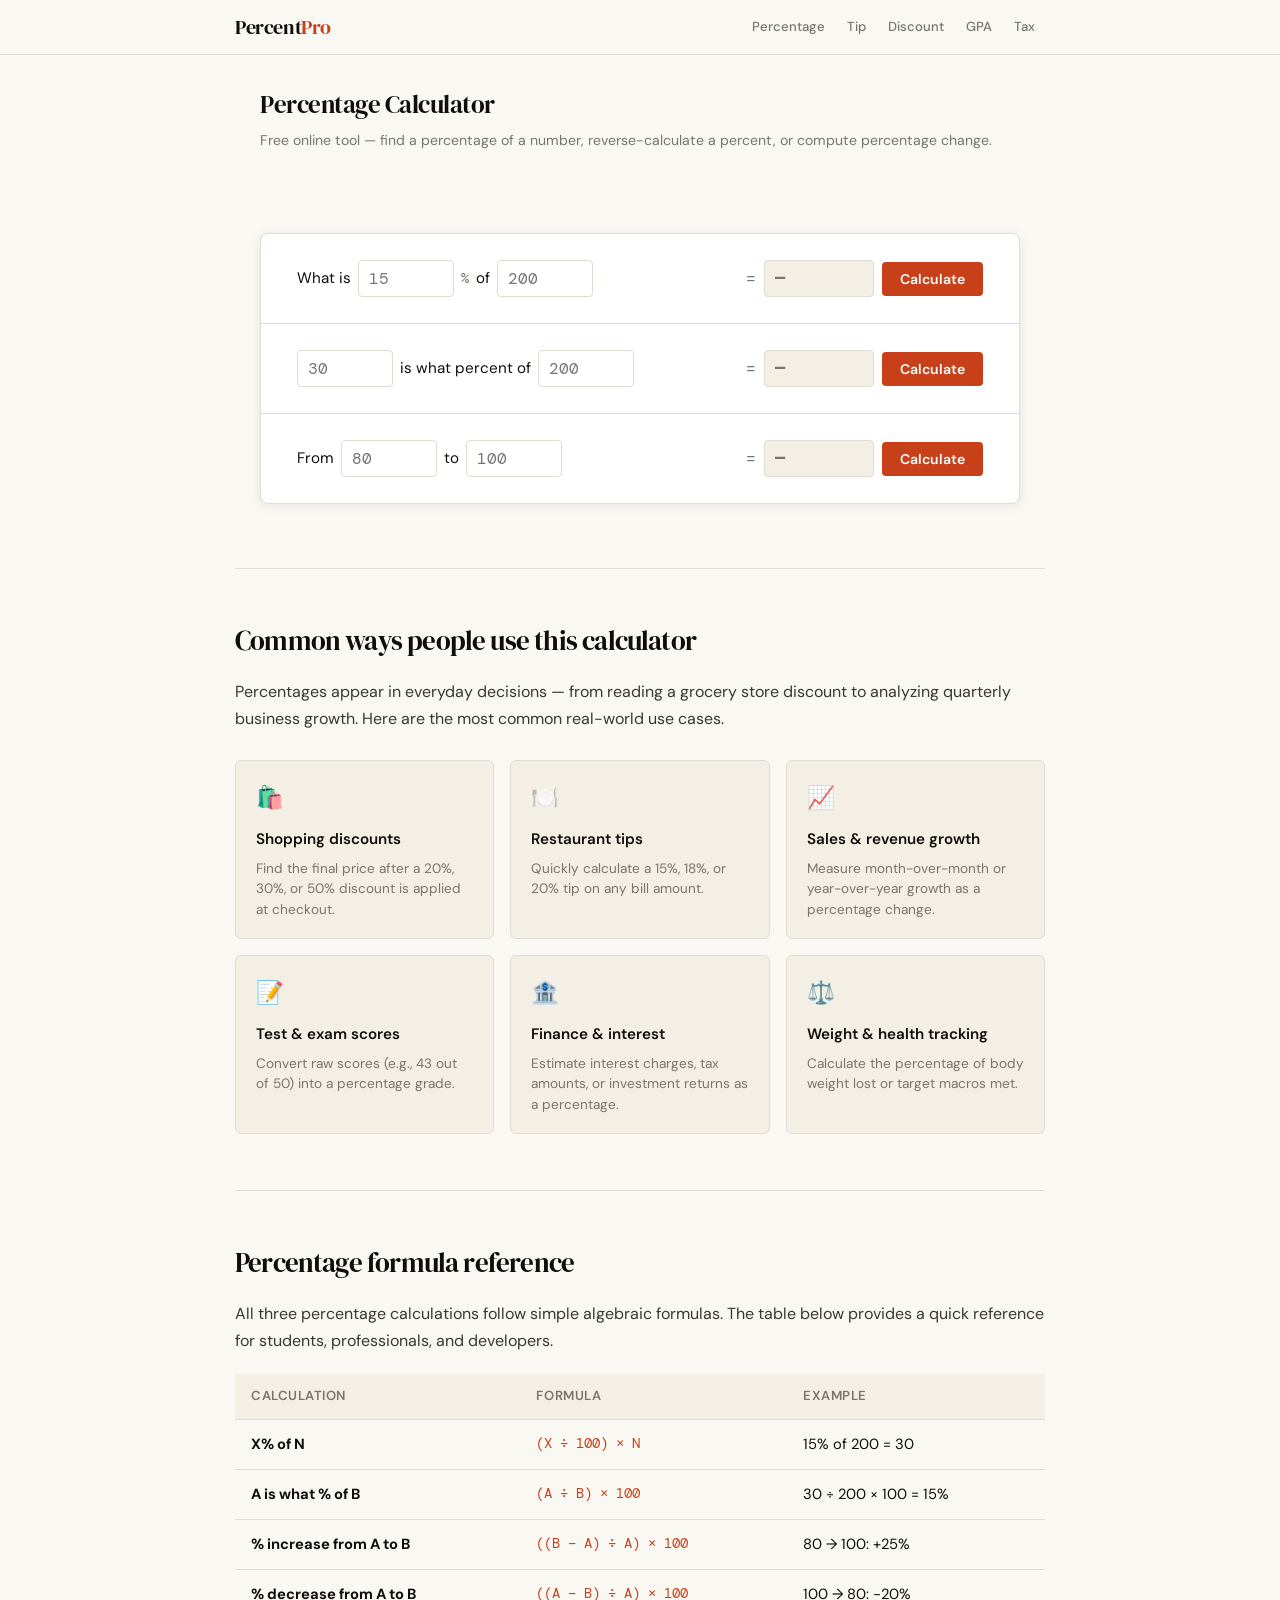
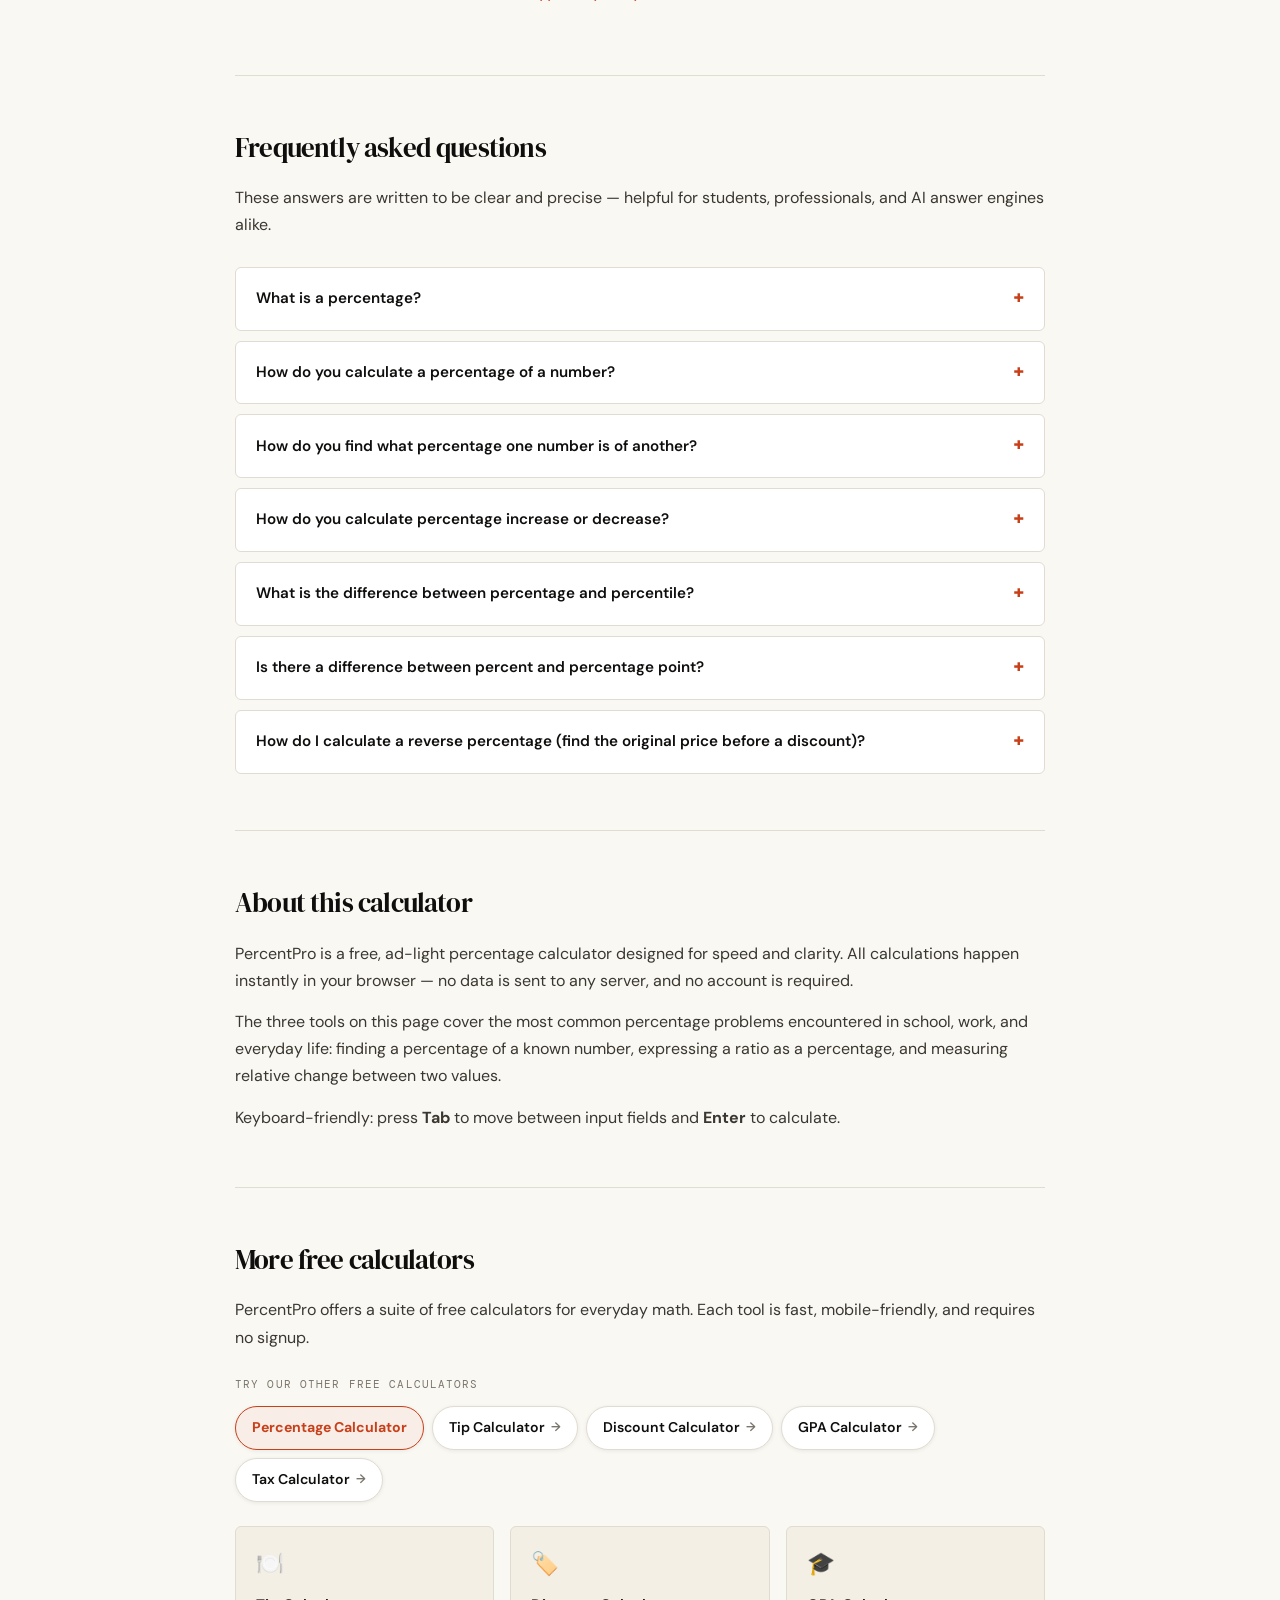
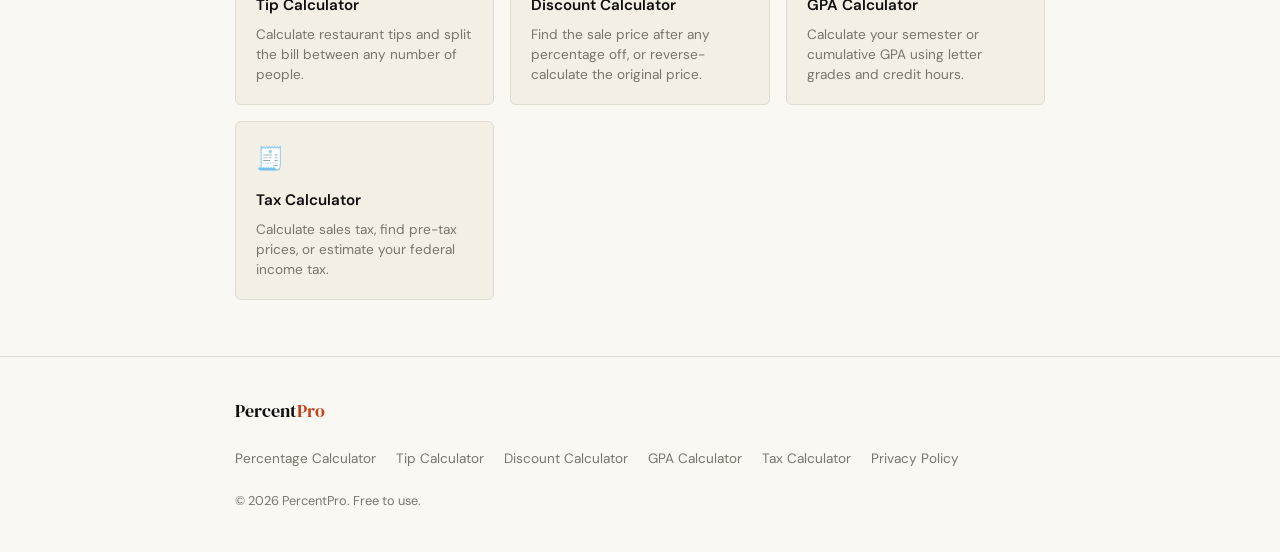
<file: index.html>
<!DOCTYPE html>
<html lang="en">
<head>
  <meta charset="UTF-8" />
  <meta name="viewport" content="width=device-width, initial-scale=1.0" />

  <!-- Google AdSense -->
  <script async src="https://pagead2.googlesyndication.com/pagead/js/adsbygoogle.js?client=ca-pub-4549289362352187" crossorigin="anonymous"></script>

  <!-- Google tag (gtag.js) -->
  <script async src="https://www.googletagmanager.com/gtag/js?id=G-VN2H9R0Z1V"></script>
  <script>
    window.dataLayer = window.dataLayer || [];
    function gtag(){dataLayer.push(arguments);}
    gtag('js', new Date());
    gtag('config', 'G-VN2H9R0Z1V');
  </script>

  <!-- ── PRIMARY SEO ── -->
  <title>Percentage Calculator — Fast, Free & Accurate | PercentPro</title>
  <meta name="description" content="Calculate percentages instantly with 3 free tools: find what % of a number is, find what percent one number is of another, and calculate % increase or decrease. No signup needed." />
  <meta name="keywords" content="percentage calculator, percent of a number, percentage increase calculator, percentage decrease calculator, how to calculate percentage, percent change calculator" />
  <link rel="canonical" href="https://percentpro.net/" />

  <!-- ── OPEN GRAPH / SOCIAL ── -->
  <meta property="og:type" content="website" />
  <meta property="og:title" content="Percentage Calculator — Fast, Free & Accurate" />
  <meta property="og:description" content="3 free percentage calculators in one page. Find % of a number, reverse-calculate a percentage, or compute % change in seconds." />
  <meta property="og:url" content="https://percentpro.net/" />
  <meta property="og:image" content="https://percentpro.net/og-image.png" />
  <meta name="twitter:card" content="summary_large_image" />

  <!-- ── STRUCTURED DATA (JSON-LD) ── -->
  <script type="application/ld+json">
  {
    "@context": "https://schema.org",
    "@type": "WebApplication",
    "name": "Percentage Calculator",
    "url": "https://percentpro.net/",
    "applicationCategory": "UtilityApplication",
    "operatingSystem": "All",
    "offers": { "@type": "Offer", "price": "0", "priceCurrency": "USD" },
    "description": "A free online percentage calculator with three modes: percentage of a number, reverse percentage lookup, and percentage change between two values.",
    "featureList": [
      "Calculate what percentage of a number equals",
      "Find what percent one number is of another",
      "Compute percentage increase or decrease between two values"
    ]
  }
  </script>
  <script type="application/ld+json">
  {
    "@context": "https://schema.org",
    "@type": "FAQPage",
    "mainEntity": [
      {
        "@type": "Question",
        "name": "What is a percentage?",
        "acceptedAnswer": {
          "@type": "Answer",
          "text": "A percentage is a number expressed as a fraction of 100, denoted by the symbol %. For example, 25% means 25 out of every 100. Percentages are used to compare proportions, measure change, express probabilities, and communicate rates such as interest or tax."
        }
      },
      {
        "@type": "Question",
        "name": "How do you calculate the percentage of a number?",
        "acceptedAnswer": {
          "@type": "Answer",
          "text": "To find X% of a number N, multiply N by X and divide by 100. Formula: Result = (X ÷ 100) × N. Example: 15% of 200 = (15 ÷ 100) × 200 = 30."
        }
      },
      {
        "@type": "Question",
        "name": "How do you find what percentage one number is of another?",
        "acceptedAnswer": {
          "@type": "Answer",
          "text": "Divide the part by the whole, then multiply by 100. Formula: Percentage = (Part ÷ Whole) × 100. Example: 30 is what percent of 200? (30 ÷ 200) × 100 = 15%."
        }
      },
      {
        "@type": "Question",
        "name": "How do you calculate percentage increase or decrease?",
        "acceptedAnswer": {
          "@type": "Answer",
          "text": "Subtract the original value from the new value, divide the result by the original value, then multiply by 100. Formula: % Change = ((New − Old) ÷ Old) × 100. A positive result is an increase; negative is a decrease."
        }
      }
    ]
  }
  </script>
  <script type="application/ld+json">
  {
    "@context": "https://schema.org",
    "@type": "HowTo",
    "name": "How to Calculate a Percentage",
    "description": "Step-by-step guide to calculating a percentage of a number.",
    "step": [
      { "@type": "HowToStep", "position": 1, "name": "Identify the whole", "text": "Determine the total value (the 'whole') you are taking a percentage of." },
      { "@type": "HowToStep", "position": 2, "name": "Identify the percentage rate", "text": "Determine the percentage rate (e.g., 20%)." },
      { "@type": "HowToStep", "position": 3, "name": "Divide the rate by 100", "text": "Convert the percentage to a decimal: 20% ÷ 100 = 0.20." },
      { "@type": "HowToStep", "position": 4, "name": "Multiply by the whole", "text": "Multiply the decimal by the whole number: 0.20 × 150 = 30." }
    ]
  }
  </script>

  <!-- ── FONTS ── -->
  <link rel="preconnect" href="https://fonts.googleapis.com" />
  <link href="https://fonts.googleapis.com/css2?family=DM+Serif+Display:ital@0;1&family=DM+Mono:wght@400;500&family=DM+Sans:wght@400;500;600&display=swap" rel="stylesheet" />

  <!-- ── SHARED STYLES ── -->
  <link rel="stylesheet" href="/styles/main.css" />

  <style>
    /* ── PAGE-SPECIFIC: Calculator ── */
    .hero { padding-top: 28px; padding-bottom: 24px; }
    .hero-sub { color: var(--muted); font-size: .88rem; }

    .calc-section { padding-top: 28px; padding-bottom: 36px; }
    .calc-card-box {
      background: #fff;
      border: 1.5px solid var(--rule);
      border-radius: 8px;
      box-shadow: var(--shadow);
      overflow: hidden;
      margin: 28px 0;
    }
    .calc-rows { display: flex; flex-direction: column; }
    .calc-row {
      display: flex;
      align-items: center;
      justify-content: flex-start;
      gap: 10px;
      padding: 26px 36px;
      border-bottom: 1px solid var(--rule);
      flex-wrap: wrap;
    }
    .calc-row:last-child { border-bottom: none; }
    .expr { display: flex; flex-wrap: wrap; align-items: center; gap: 7px; flex: 0 1 auto; }
    .expr-label { color: var(--ink); white-space: nowrap; font-size: .95rem; }
    .pct-symbol { font-family: var(--mono); color: var(--muted); font-size: .9rem; }
    input[type="number"] {
      font-family: var(--mono);
      font-size: 1rem;
      width: 96px;
      padding: 7px 10px;
      border: 1.5px solid var(--rule);
      border-radius: var(--radius);
      background: #fff;
      color: var(--ink);
      outline: none;
      transition: border-color .15s;
      -moz-appearance: textfield;
    }
    input[type="number"]::-webkit-outer-spin-button,
    input[type="number"]::-webkit-inner-spin-button { -webkit-appearance: none; }
    input[type="number"]:focus { border-color: var(--accent); }
    .calc-right { display: flex; align-items: center; gap: 8px; flex-shrink: 0; margin-left: auto; }
    .eq-text { font-family: var(--mono); font-size: 1rem; color: var(--muted); }
    .result-field {
      font-family: var(--mono);
      font-size: 1rem;
      width: 110px;
      padding: 7px 10px;
      border: 1.5px solid var(--rule);
      border-radius: var(--radius);
      background: var(--cream);
      color: var(--accent);
      font-weight: 600;
      pointer-events: none;
      user-select: all;
    }
    .result-field.increase { color: var(--accent2); }
    .btn-calc {
      font-family: var(--sans);
      font-size: .88rem;
      font-weight: 600;
      padding: 8px 18px;
      border-radius: var(--radius);
      border: none;
      cursor: pointer;
      background: var(--accent);
      color: #fff;
      transition: opacity .15s;
      white-space: nowrap;
    }
    .btn-calc:hover { opacity: .85; }
    .btn-calc:active { opacity: 1; }

    /* ── CALCULATOR PILLS ── */
    .calc-pills-wrap { margin-top: 24px; }
    .calc-pills-label {
      font-family: var(--mono);
      font-size: .7rem;
      letter-spacing: .1em;
      text-transform: uppercase;
      color: var(--muted);
      margin-bottom: 12px;
    }
    .calc-pills {
      display: flex;
      flex-wrap: wrap;
      gap: 8px;
    }
    .calc-pill {
      font-family: var(--sans);
      font-size: .88rem;
      font-weight: 600;
      padding: 9px 16px;
      border-radius: 99px;
      border: 1.5px solid var(--rule);
      background: #fff;
      color: var(--ink);
      text-decoration: none;
      transition: all .15s;
      white-space: nowrap;
      display: inline-flex;
      align-items: center;
      gap: 6px;
      box-shadow: 0 1px 4px rgba(15,14,13,.07);
    }
    .calc-pill::after {
      content: '→';
      font-size: .78rem;
      color: var(--muted);
      transition: transform .15s, color .15s;
    }
    .calc-pill:hover {
      border-color: var(--accent);
      color: var(--accent);
      background: var(--accent-soft);
      text-decoration: none;
      box-shadow: 0 2px 10px rgba(15,14,13,.11);
    }
    .calc-pill:hover::after {
      color: var(--accent);
      transform: translateX(3px);
    }
    .calc-pill.active {
      border-color: var(--accent);
      color: var(--accent);
      background: var(--accent-soft);
      font-weight: 700;
      cursor: default;
    }
    .calc-pill.active::after { display: none; }

    @media (max-width: 720px) {
      .hero { padding-top: 20px; padding-bottom: 16px; }
      .hero-sub { font-size: .82rem; }
      .calc-section { padding-top: 0; padding-bottom: 28px; }
      .calc-card-box { margin: 16px 0; border-radius: 6px; }
      .calc-row { flex-direction: column; align-items: flex-start; gap: 10px; padding: 18px 16px; }
      .expr { gap: 6px; width: 100%; }
      input[type="number"] { width: 88px; font-size: .92rem; }
      .calc-right { margin-left: 0; width: 100%; justify-content: flex-start; gap: 8px; }
      .btn-calc { display: block; }
      .result-field { flex: 1; min-width: 0; }
    }
    @media (max-width: 400px) {
      input[type="number"] { width: 76px; }
    }
  </style>
</head>
<body>

<!-- ── HEADER (shared) ── -->
<script src="/components/header.js"></script>

<!-- ── AD: Leaderboard 728×90 ── -->
<main>

<!-- ── HERO ── -->
<section class="hero wrap" aria-label="Page introduction">
  <h1>Percentage Calculator</h1>
  <p class="hero-sub">Free online tool — find a percentage of a number, reverse-calculate a percent, or compute percentage change.</p>
</section>

<!-- ── CALCULATORS ── -->
<section class="calc-section wrap" aria-label="Percentage calculators">
  <div class="calc-card-box">
    <div class="calc-rows">

      <!-- CALC 1 -->
      <div class="calc-row" role="group" aria-label="What is X percent of a number">
        <div class="expr">
          <span class="expr-label">What is</span>
          <input type="number" id="c1-pct" placeholder="15" aria-label="Percentage" step="any" />
          <span class="pct-symbol">%</span>
          <span class="expr-label">of</span>
          <input type="number" id="c1-num" placeholder="200" aria-label="Number" step="any" />
        </div>
        <div class="calc-right">
          <span class="eq-text">=</span>
          <input type="text" class="result-field" id="c1-answer" readonly placeholder="—" aria-label="Result" aria-live="polite" />
          <button class="btn-calc" onclick="calc1()">Calculate</button>
        </div>
      </div>

      <!-- CALC 2 -->
      <div class="calc-row" role="group" aria-label="What percent is A of B">
        <div class="expr">
          <input type="number" id="c2-part" placeholder="30" aria-label="Part" step="any" />
          <span class="expr-label">is what percent of</span>
          <input type="number" id="c2-whole" placeholder="200" aria-label="Whole" step="any" />
        </div>
        <div class="calc-right">
          <span class="eq-text">=</span>
          <input type="text" class="result-field" id="c2-answer" readonly placeholder="—" aria-label="Result" aria-live="polite" />
          <button class="btn-calc" onclick="calc2()">Calculate</button>
        </div>
      </div>

      <!-- CALC 3 -->
      <div class="calc-row" role="group" aria-label="Percentage increase or decrease">
        <div class="expr">
          <span class="expr-label">From</span>
          <input type="number" id="c3-from" placeholder="80" aria-label="Original value" step="any" />
          <span class="expr-label">to</span>
          <input type="number" id="c3-to" placeholder="100" aria-label="New value" step="any" />
        </div>
        <div class="calc-right">
          <span class="eq-text">=</span>
          <input type="text" class="result-field" id="c3-answer" readonly placeholder="—" aria-label="Result" aria-live="polite" />
          <button class="btn-calc" onclick="calc3()">Calculate</button>
        </div>
      </div>

    </div>
  </div>
</section>

<!-- ── USE CASES ── -->
<hr class="section-divider" />
<section class="content-section wrap" aria-labelledby="uses-heading">
  <h2 class="section-heading" id="uses-heading">Common ways people use this calculator</h2>
  <p>Percentages appear in everyday decisions — from reading a grocery store discount to analyzing quarterly business growth. Here are the most common real-world use cases.</p>

  <div class="use-cases">
      <div class="use-case-card"><div class="use-case-icon">🛍️</div><div class="use-case-title">Shopping discounts</div><p class="use-case-desc">Find the final price after a 20%, 30%, or 50% discount is applied at checkout.</p></div>
      <div class="use-case-card"><div class="use-case-icon">🍽️</div><div class="use-case-title">Restaurant tips</div><p class="use-case-desc">Quickly calculate a 15%, 18%, or 20% tip on any bill amount.</p></div>
      <div class="use-case-card"><div class="use-case-icon">📈</div><div class="use-case-title">Sales & revenue growth</div><p class="use-case-desc">Measure month-over-month or year-over-year growth as a percentage change.</p></div>
      <div class="use-case-card"><div class="use-case-icon">📝</div><div class="use-case-title">Test & exam scores</div><p class="use-case-desc">Convert raw scores (e.g., 43 out of 50) into a percentage grade.</p></div>
      <div class="use-case-card"><div class="use-case-icon">🏦</div><div class="use-case-title">Finance & interest</div><p class="use-case-desc">Estimate interest charges, tax amounts, or investment returns as a percentage.</p></div>
      <div class="use-case-card"><div class="use-case-icon">⚖️</div><div class="use-case-title">Weight & health tracking</div><p class="use-case-desc">Calculate the percentage of body weight lost or target macros met.</p></div>
    </div>
</section>

<!-- ── FORMULA REFERENCE ── -->
<section class="content-section wrap" aria-labelledby="formulas-heading">
  <h2 class="section-heading" id="formulas-heading">Percentage formula reference</h2>
  <p>All three percentage calculations follow simple algebraic formulas. The table below provides a quick reference for students, professionals, and developers.</p>
  <table class="formula-table" role="table" aria-label="Percentage formulas">
    <thead>
      <tr>
        <th scope="col">Calculation</th>
        <th scope="col">Formula</th>
        <th scope="col">Example</th>
      </tr>
    </thead>
    <tbody>
      <tr><td><strong>X% of N</strong></td><td>(X ÷ 100) × N</td><td>15% of 200 = 30</td></tr>
      <tr><td><strong>A is what % of B</strong></td><td>(A ÷ B) × 100</td><td>30 ÷ 200 × 100 = 15%</td></tr>
      <tr><td><strong>% increase from A to B</strong></td><td>((B − A) ÷ A) × 100</td><td>80 → 100: +25%</td></tr>
      <tr><td><strong>% decrease from A to B</strong></td><td>((A − B) ÷ A) × 100</td><td>100 → 80: −20%</td></tr>
    </tbody>
  </table>
</section>

<!-- ── FAQ ── -->
<hr class="section-divider" />
<section class="content-section wrap" aria-labelledby="faq-heading">
  <h2 class="section-heading" id="faq-heading">Frequently asked questions</h2>
  <p>These answers are written to be clear and precise — helpful for students, professionals, and AI answer engines alike.</p>
  <div class="faq-list">
    <details>
      <summary>What is a percentage?</summary>
      <div class="faq-body">
        <p>A <strong>percentage</strong> is a number expressed as a fraction of 100, represented with the <code>%</code> symbol. The word comes from the Latin <em>per centum</em>, meaning "by the hundred." Percentages are one of the most universal ways to express ratios, rates, and proportions across finance, science, statistics, and everyday life.</p>
        <p>For example, if a class of 40 students has 10 absences, the absence rate is <code>(10 ÷ 40) × 100 = 25%</code>.</p>
      </div>
    </details>
    <details>
      <summary>How do you calculate a percentage of a number?</summary>
      <div class="faq-body">
        <p>To find <strong>X% of N</strong>, use the formula: <code>Result = (X ÷ 100) × N</code>.</p>
        <p><strong>Example:</strong> What is 18% of $65? <code>(18 ÷ 100) × 65 = 0.18 × 65 = $11.70</code></p>
        <p>This is commonly used to calculate tips, taxes, discounts, and commissions.</p>
      </div>
    </details>
    <details>
      <summary>How do you find what percentage one number is of another?</summary>
      <div class="faq-body">
        <p>Divide the <em>part</em> by the <em>whole</em>, then multiply by 100: <code>% = (Part ÷ Whole) × 100</code>.</p>
        <p><strong>Example:</strong> A student answered 43 out of 50 questions correctly. <code>(43 ÷ 50) × 100 = 86%</code></p>
      </div>
    </details>
    <details>
      <summary>How do you calculate percentage increase or decrease?</summary>
      <div class="faq-body">
        <p>Use the formula: <code>% Change = ((New Value − Old Value) ÷ Old Value) × 100</code>.</p>
        <p>A <strong>positive result</strong> means an increase; a <strong>negative result</strong> means a decrease.</p>
        <p><strong>Increase example:</strong> Sales grew from $80,000 to $100,000. <code>((100,000 − 80,000) ÷ 80,000) × 100 = +25%</code></p>
        <p><strong>Decrease example:</strong> A price dropped from $50 to $40. <code>((40 − 50) ÷ 50) × 100 = −20%</code></p>
      </div>
    </details>
    <details>
      <summary>What is the difference between percentage and percentile?</summary>
      <div class="faq-body">
        <p>A <strong>percentage</strong> describes a proportion out of 100 — it's an absolute measure. A <strong>percentile</strong> is a relative ranking: it tells you what percentage of a dataset falls <em>below</em> a given value.</p>
        <p>Example: Scoring <strong>92%</strong> on an exam means you answered 92% of questions correctly. Scoring in the <strong>92nd percentile</strong> means you scored higher than 92% of all test takers.</p>
      </div>
    </details>
    <details>
      <summary>Is there a difference between percent and percentage point?</summary>
      <div class="faq-body">
        <p>Yes — this is a common source of confusion in finance and economics.</p>
        <p>If an interest rate rises from <strong>2% to 3%</strong>, it increased by <strong>1 percentage point</strong>, but increased by <strong>50%</strong> in relative terms (because 1 is 50% of 2).</p>
      </div>
    </details>
    <details>
      <summary>How do I calculate a reverse percentage (find the original price before a discount)?</summary>
      <div class="faq-body">
        <p>If you know the <em>final</em> price after a discount, divide by <code>(1 − discount rate)</code>.</p>
        <p><strong>Example:</strong> A jacket costs $68 after a 15% discount. <code>Original = $68 ÷ 0.85 ≈ $80</code></p>
      </div>
    </details>
  </div>
</section>

<!-- ── ABOUT ── -->
<hr class="section-divider" />
<section class="content-section wrap" aria-labelledby="about-heading">
  <h2 class="section-heading" id="about-heading">About this calculator</h2>
  <p>PercentPro is a free, ad-light percentage calculator designed for speed and clarity. All calculations happen instantly in your browser — no data is sent to any server, and no account is required.</p>
  <p>The three tools on this page cover the most common percentage problems encountered in school, work, and everyday life: finding a percentage of a known number, expressing a ratio as a percentage, and measuring relative change between two values.</p>
  <p>Keyboard-friendly: press <strong>Tab</strong> to move between input fields and <strong>Enter</strong> to calculate.</p>
</section>

<!-- ── OTHER CALCULATORS ── -->
<hr class="section-divider" />
<section class="content-section wrap" aria-labelledby="other-heading">
  <h2 class="section-heading" id="other-heading">More free calculators</h2>
  <p>PercentPro offers a suite of free calculators for everyday math. Each tool is fast, mobile-friendly, and requires no signup.</p>

  <nav class="calc-pills-wrap" aria-label="Calculator pages">
    <p class="calc-pills-label">Try our other free calculators</p>
    <div class="calc-pills">
      <a href="/" class="calc-pill active">Percentage Calculator</a>
      <a href="/tip-calculator" class="calc-pill">Tip Calculator</a>
      <a href="/discount-calculator" class="calc-pill">Discount Calculator</a>
      <a href="/gpa-calculator" class="calc-pill">GPA Calculator</a>
      <a href="/tax-calculator" class="calc-pill">Tax Calculator</a>
    </div>
  </nav>

  <div class="use-cases" style="margin-top:24px;">
    <a href="/tip-calculator" class="use-case-card" style="text-decoration:none;color:inherit;display:block;">
      <div class="use-case-icon">🍽️</div>
      <div class="use-case-title">Tip Calculator</div>
      <p class="use-case-desc">Calculate restaurant tips and split the bill between any number of people.</p>
    </a>
    <a href="/discount-calculator" class="use-case-card" style="text-decoration:none;color:inherit;display:block;">
      <div class="use-case-icon">🏷️</div>
      <div class="use-case-title">Discount Calculator</div>
      <p class="use-case-desc">Find the sale price after any percentage off, or reverse-calculate the original price.</p>
    </a>
    <a href="/gpa-calculator" class="use-case-card" style="text-decoration:none;color:inherit;display:block;">
      <div class="use-case-icon">🎓</div>
      <div class="use-case-title">GPA Calculator</div>
      <p class="use-case-desc">Calculate your semester or cumulative GPA using letter grades and credit hours.</p>
    </a>
    <a href="/tax-calculator" class="use-case-card" style="text-decoration:none;color:inherit;display:block;">
      <div class="use-case-icon">🧾</div>
      <div class="use-case-title">Tax Calculator</div>
      <p class="use-case-desc">Calculate sales tax, find pre-tax prices, or estimate your federal income tax.</p>
    </a>
  </div>
</section>

</main>

<!-- ── FOOTER (shared) ── -->
<script src="/components/footer.js"></script>

<!-- ── CALCULATOR LOGIC ── -->
<script>
  function fmt(n) { return parseFloat(n.toPrecision(10)).toString(); }

  function setResult(answerId, value, type) {
    const el = document.getElementById(answerId);
    el.value = value;
    el.className = 'result-field' + (type ? ' ' + type : '');
  }

  function calc1() {
    const pct = parseFloat(document.getElementById('c1-pct').value);
    const num = parseFloat(document.getElementById('c1-num').value);
    if (isNaN(pct) || isNaN(num)) { setResult('c1-answer','—',''); return; }
    setResult('c1-answer', fmt((pct / 100) * num), '');
  }

  function calc2() {
    const part  = parseFloat(document.getElementById('c2-part').value);
    const whole = parseFloat(document.getElementById('c2-whole').value);
    if (isNaN(part) || isNaN(whole) || whole === 0) { setResult('c2-answer','—',''); return; }
    setResult('c2-answer', fmt((part / whole) * 100) + '%', '');
  }

  function calc3() {
    const from = parseFloat(document.getElementById('c3-from').value);
    const to   = parseFloat(document.getElementById('c3-to').value);
    if (isNaN(from) || isNaN(to) || from === 0) { setResult('c3-answer','—',''); return; }
    const change = ((to - from) / Math.abs(from)) * 100;
    const isInc  = change >= 0;
    setResult('c3-answer', (isInc ? '+' : '') + fmt(change) + '%', isInc ? 'increase' : '');
  }

  ['c1-pct','c1-num'].forEach(id => document.getElementById(id).addEventListener('input', calc1));
  ['c2-part','c2-whole'].forEach(id => document.getElementById(id).addEventListener('input', calc2));
  ['c3-from','c3-to'].forEach(id => document.getElementById(id).addEventListener('input', calc3));

  document.addEventListener('keydown', e => {
    if (e.key === 'Enter') document.activeElement.blur();
  });
</script>

</body>
</html>
</file>
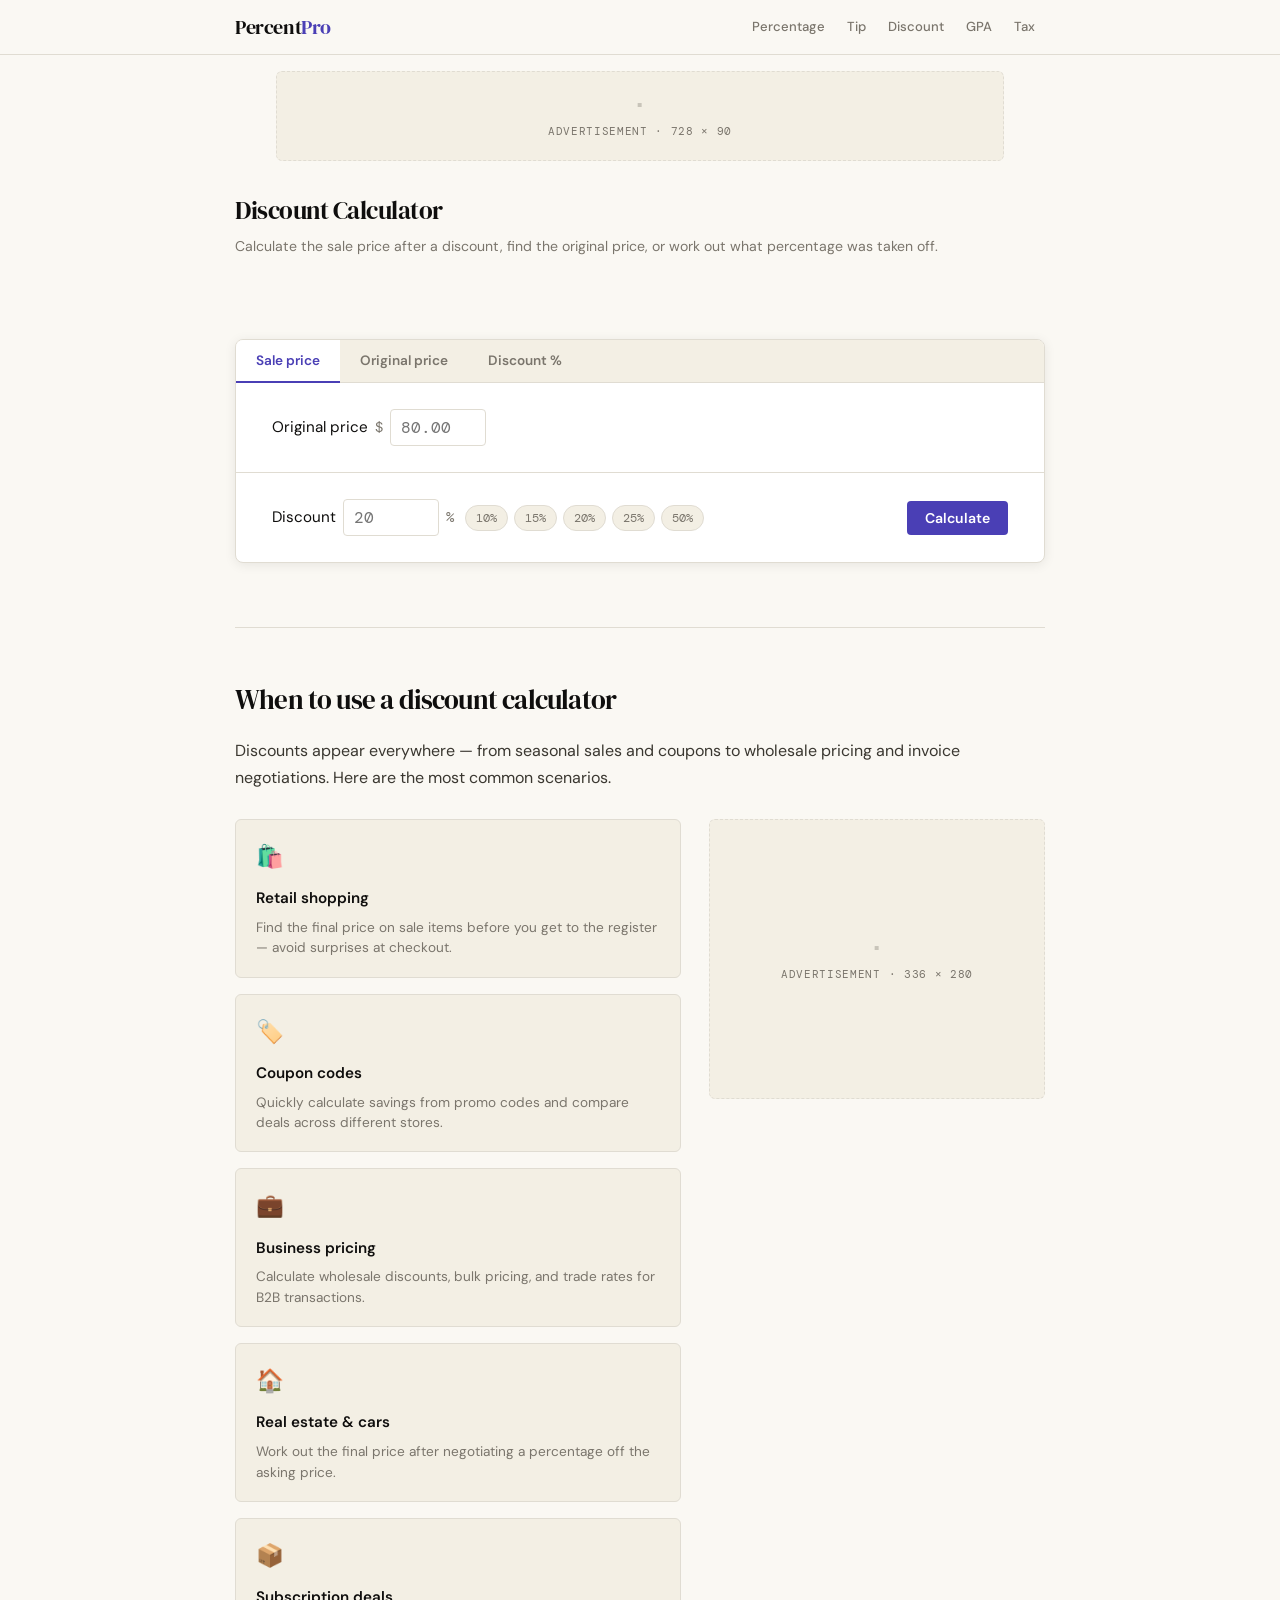
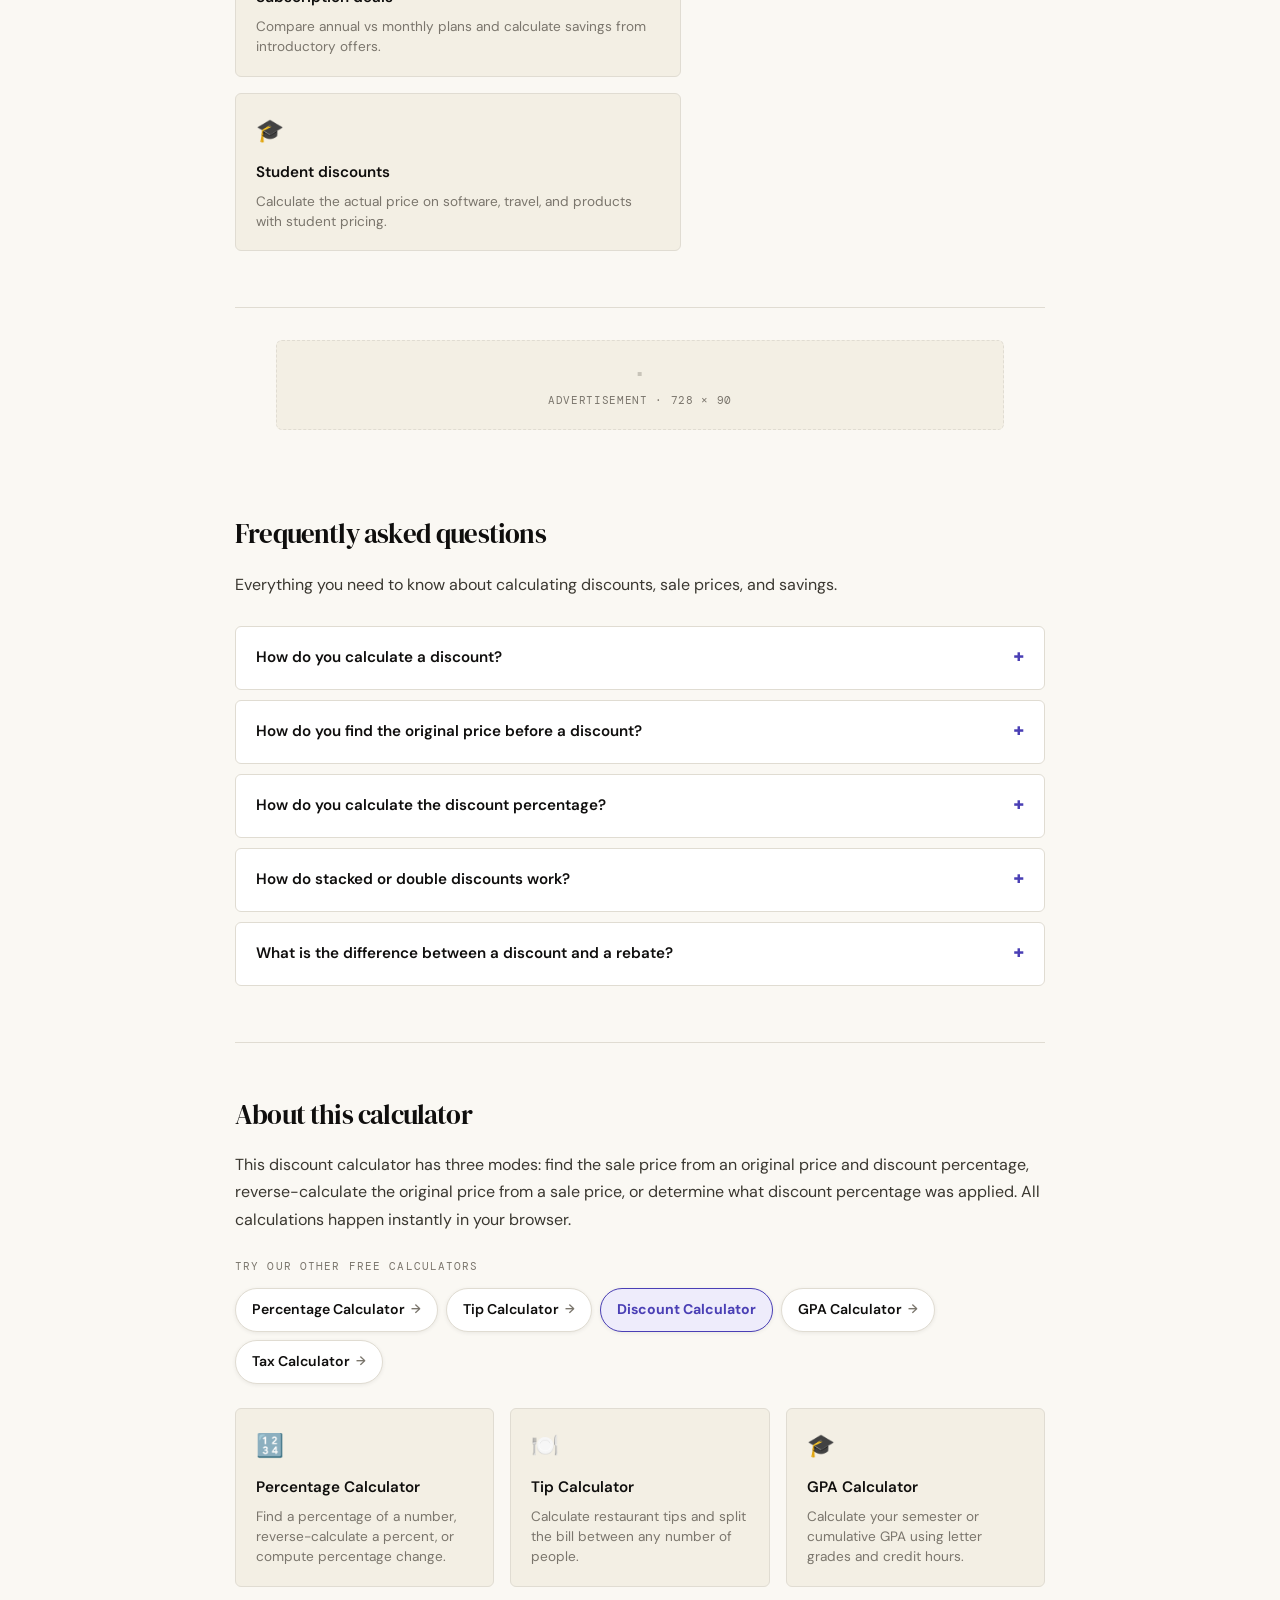
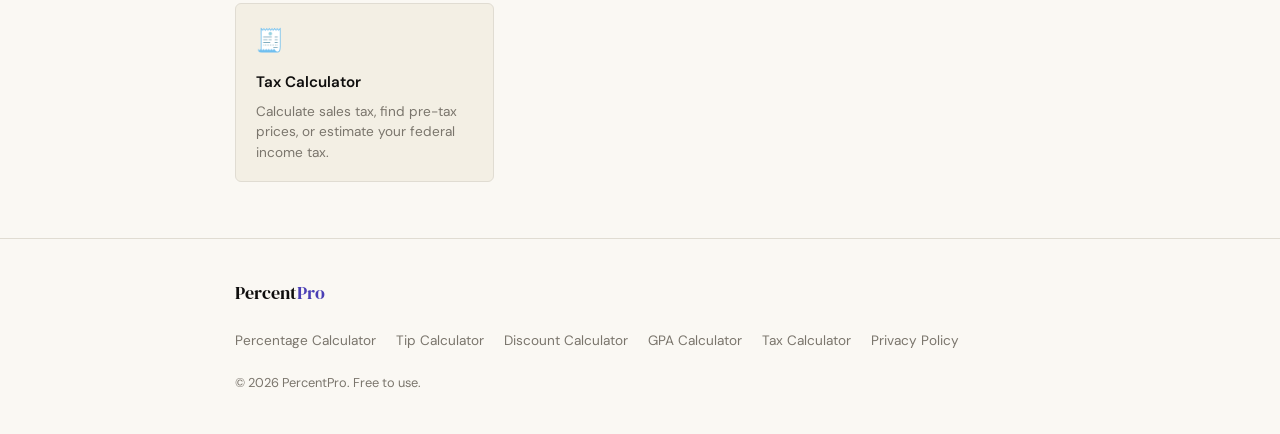
<file: discount-calculator/index.html>
<!DOCTYPE html>
<html lang="en">
<head>
  <meta charset="UTF-8" />
  <meta name="viewport" content="width=device-width, initial-scale=1.0" />

  <!-- Google AdSense -->
  <script async src="https://pagead2.googlesyndication.com/pagead/js/adsbygoogle.js?client=ca-pub-4549289362352187" crossorigin="anonymous"></script>

  <!-- Google tag (gtag.js) -->
  <script async src="https://www.googletagmanager.com/gtag/js?id=G-VN2H9R0Z1V"></script>
  <script>
    window.dataLayer = window.dataLayer || [];
    function gtag(){dataLayer.push(arguments);}
    gtag('js', new Date());
    gtag('config', 'G-VN2H9R0Z1V');
  </script>

  <!-- PRIMARY SEO -->
  <title>Discount Calculator — Calculate Sale Price Instantly | PercentPro</title>
  <meta name="description" content="Free discount calculator — find the sale price after any percentage discount. Calculate how much you save and what you pay. Works for 10%, 20%, 50% off and any custom discount." />
  <meta name="keywords" content="discount calculator, sale price calculator, percentage off calculator, how much is 20% off, savings calculator, price after discount" />
  <link rel="canonical" href="https://percentpro.net/discount-calculator/" />

  <!-- OPEN GRAPH -->
  <meta property="og:type" content="website" />
  <meta property="og:title" content="Discount Calculator — Calculate Sale Price Instantly" />
  <meta property="og:description" content="Free discount calculator. Find the final price after any percentage off, and see exactly how much you save." />
  <meta property="og:url" content="https://percentpro.net/discount-calculator/" />
  <meta name="twitter:card" content="summary_large_image" />

  <!-- STRUCTURED DATA -->
  <script type="application/ld+json">
  {
    "@context": "https://schema.org",
    "@type": "WebApplication",
    "name": "Discount Calculator",
    "url": "https://percentpro.net/discount-calculator/",
    "applicationCategory": "UtilityApplication",
    "operatingSystem": "All",
    "offers": { "@type": "Offer", "price": "0", "priceCurrency": "USD" },
    "description": "A free online discount calculator. Enter the original price and discount percentage to find the sale price and amount saved.",
    "featureList": [
      "Calculate final price after a percentage discount",
      "Calculate how much you save",
      "Find the original price from a discounted price",
      "Calculate what discount percentage was applied"
    ]
  }
  </script>
  <script type="application/ld+json">
  {
    "@context": "https://schema.org",
    "@type": "FAQPage",
    "mainEntity": [
      {
        "@type": "Question",
        "name": "How do you calculate a discount?",
        "acceptedAnswer": {
          "@type": "Answer",
          "text": "To calculate a discount, multiply the original price by the discount percentage divided by 100. Formula: Discount amount = Original price × (Discount% ÷ 100). Sale price = Original price − Discount amount. Example: 20% off $80 = $80 × 0.20 = $16 saved. Sale price = $80 − $16 = $64."
        }
      },
      {
        "@type": "Question",
        "name": "How do you find the original price before a discount?",
        "acceptedAnswer": {
          "@type": "Answer",
          "text": "Divide the sale price by (1 minus the discount rate). Formula: Original price = Sale price ÷ (1 − Discount%). Example: An item costs $64 after a 20% discount. Original price = $64 ÷ 0.80 = $80."
        }
      },
      {
        "@type": "Question",
        "name": "How do you calculate the discount percentage?",
        "acceptedAnswer": {
          "@type": "Answer",
          "text": "Subtract the sale price from the original price, divide by the original price, then multiply by 100. Formula: Discount% = ((Original − Sale) ÷ Original) × 100. Example: Item originally $80, now $64. Discount% = ((80 − 64) ÷ 80) × 100 = 20%."
        }
      },
      {
        "@type": "Question",
        "name": "How do you calculate double discounts?",
        "acceptedAnswer": {
          "@type": "Answer",
          "text": "Apply each discount sequentially, not additively. Example: 20% off then 10% off a $100 item. Step 1: $100 × 0.80 = $80. Step 2: $80 × 0.90 = $72. The total discount is 28%, not 30%."
        }
      }
    ]
  }
  </script>

  <!-- FONTS -->
  <link rel="preconnect" href="https://fonts.googleapis.com" />
  <link href="https://fonts.googleapis.com/css2?family=DM+Serif+Display:ital@0;1&family=DM+Mono:wght@400;500&family=DM+Sans:wght@400;500;600&display=swap" rel="stylesheet" />

  <!-- SHARED STYLES -->
  <link rel="stylesheet" href="/styles/main.css" />

  <style>
    /* PAGE ACCENT — warm indigo for Discount Calculator */
    :root {
      --accent: #4a3fb5;
      --accent-soft: #eeecfb;
      --accent2: #1a6b5c;
    }

    .hero { padding: 28px 0 24px; }
    .hero-sub { color: var(--muted); font-size: .88rem; }

    .calc-section { padding: 28px 0 36px; }
    .calc-card-box {
      background: #fff;
      border: 1.5px solid var(--rule);
      border-radius: 8px;
      box-shadow: var(--shadow);
      overflow: hidden;
      margin: 28px 0;
    }
    .calc-rows { display: flex; flex-direction: column; }
    .calc-row {
      display: flex;
      align-items: center;
      justify-content: flex-start;
      gap: 10px;
      padding: 26px 36px;
      border-bottom: 1px solid var(--rule);
      flex-wrap: wrap;
    }
    .calc-row:last-child { border-bottom: none; }
    .expr { display: flex; flex-wrap: wrap; align-items: center; gap: 7px; flex: 0 1 auto; }
    .expr-label { color: var(--ink); white-space: nowrap; font-size: .95rem; }
    .currency-symbol { font-family: var(--mono); color: var(--muted); font-size: .9rem; }

    input[type="number"] {
      font-family: var(--mono);
      font-size: 1rem;
      width: 96px;
      padding: 7px 10px;
      border: 1.5px solid var(--rule);
      border-radius: var(--radius);
      background: #fff;
      color: var(--ink);
      outline: none;
      transition: border-color .15s;
      -moz-appearance: textfield;
    }
    input[type="number"]::-webkit-outer-spin-button,
    input[type="number"]::-webkit-inner-spin-button { -webkit-appearance: none; }
    input[type="number"]:focus { border-color: var(--accent); }

    /* Quick discount presets */
    .discount-presets {
      display: flex;
      gap: 6px;
      flex-wrap: wrap;
      margin-left: 4px;
    }
    .discount-preset {
      font-family: var(--mono);
      font-size: .78rem;
      padding: 4px 10px;
      border-radius: 99px;
      border: 1.5px solid var(--rule);
      background: var(--cream);
      color: var(--muted);
      cursor: pointer;
      transition: all .15s;
    }
    .discount-preset:hover, .discount-preset.active {
      background: var(--accent);
      color: #fff;
      border-color: var(--accent);
    }

    .calc-right { display: flex; align-items: center; gap: 8px; flex-shrink: 0; margin-left: auto; }
    .result-field {
      font-family: var(--mono);
      font-size: 1rem;
      width: 110px;
      padding: 7px 10px;
      border: 1.5px solid var(--rule);
      border-radius: var(--radius);
      background: var(--accent-soft);
      color: var(--accent);
      font-weight: 600;
      pointer-events: none;
      user-select: all;
    }
    .btn-calc {
      font-family: var(--sans);
      font-size: .88rem;
      font-weight: 600;
      padding: 8px 18px;
      border-radius: var(--radius);
      border: none;
      cursor: pointer;
      background: var(--accent);
      color: #fff;
      transition: opacity .15s;
      white-space: nowrap;
    }
    .btn-calc:hover { opacity: .85; }
    .btn-calc:active { opacity: 1; }

    /* Section tabs */
    .calc-tabs {
      display: flex;
      border-bottom: 1px solid var(--rule);
      background: var(--cream);
    }
    .calc-tab {
      font-family: var(--sans);
      font-size: .85rem;
      font-weight: 600;
      padding: 12px 20px;
      border: none;
      background: transparent;
      color: var(--muted);
      cursor: pointer;
      border-bottom: 2.5px solid transparent;
      margin-bottom: -1px;
      transition: all .15s;
    }
    .calc-tab.active {
      color: var(--accent);
      border-bottom-color: var(--accent);
      background: #fff;
    }
    .calc-panel { display: none; }
    .calc-panel.active { display: block; }

    /* Results summary */
    .results-summary {
      margin: 0 36px 24px;
      background: var(--accent-soft);
      border: 1.5px solid #c8c4f0;
      border-radius: 6px;
      padding: 20px 24px;
      display: none;
      grid-template-columns: repeat(3, 1fr);
      gap: 16px;
    }
    .results-summary.visible { display: grid; }
    .summary-item { text-align: center; }
    .summary-value { font-family: var(--mono); font-size: 1.4rem; font-weight: 600; color: var(--accent); display: block; }
    .summary-label { font-size: .78rem; color: var(--muted); margin-top: 4px; display: block; }
    .summary-value.savings { color: #2e6a4f; }

    /* Calculator pills */
    .calc-pills-wrap { margin-top: 24px; }
    .calc-pills-label { font-family: var(--mono); font-size: .7rem; letter-spacing: .1em; text-transform: uppercase; color: var(--muted); margin-bottom: 12px; }
    .calc-pills { display: flex; flex-wrap: wrap; gap: 8px; }
    .calc-pill { font-family: var(--sans); font-size: .88rem; font-weight: 600; padding: 9px 16px; border-radius: 99px; border: 1.5px solid var(--rule); background: #fff; color: var(--ink); text-decoration: none; transition: all .15s; white-space: nowrap; display: inline-flex; align-items: center; gap: 6px; box-shadow: 0 1px 4px rgba(15,14,13,.07); }
    .calc-pill::after { content: '→'; font-size: .78rem; color: var(--muted); transition: transform .15s, color .15s; }
    .calc-pill:hover { border-color: var(--accent); color: var(--accent); background: var(--accent-soft); text-decoration: none; }
    .calc-pill:hover::after { color: var(--accent); transform: translateX(3px); }
    .calc-pill.active { border-color: var(--accent); color: var(--accent); background: var(--accent-soft); font-weight: 700; cursor: default; }
    .calc-pill.active::after { display: none; }

    @media (max-width: 720px) {
      .hero { padding: 20px 0 16px; }
      .calc-section { padding: 0 0 28px; }
      .calc-card-box { margin: 16px 0; border-radius: 6px; }
      .calc-row { flex-direction: column; align-items: flex-start; gap: 10px; padding: 18px 16px; }
      .expr { gap: 6px; width: 100%; }
      input[type="number"] { width: 88px; font-size: .92rem; }
      .calc-right { margin-left: 0; width: 100%; justify-content: flex-start; gap: 8px; }
      .btn-calc { display: block; }
      .result-field { flex: 1; min-width: 0; }
      .results-summary { margin: 0 16px 20px; grid-template-columns: 1fr 1fr; }
      .results-summary .summary-item:last-child { grid-column: span 2; }
      .calc-tab { padding: 10px 14px; font-size: .8rem; }
    }
    @media (max-width: 400px) {
      input[type="number"] { width: 76px; }
      .results-summary { grid-template-columns: 1fr; }
      .results-summary .summary-item:last-child { grid-column: span 1; }
    }
  </style>
</head>
<body>

<!-- HEADER (shared) -->
<script src="/components/header.js"></script>

<!-- AD: Leaderboard -->
<div class="wrap">
  <div class="ad-slot ad-leaderboard" aria-label="Advertisement">
    Advertisement · 728 × 90
  </div>
</div>

<main>

<!-- HERO -->
<section class="hero wrap" aria-label="Page introduction">
  <h1>Discount Calculator</h1>
  <p class="hero-sub">Calculate the sale price after a discount, find the original price, or work out what percentage was taken off.</p>
</section>

<!-- CALCULATORS -->
<section class="calc-section wrap" aria-label="Discount calculators">
  <div class="calc-card-box">

    <!-- Tabs -->
    <div class="calc-tabs" role="tablist">
      <button class="calc-tab active" role="tab" onclick="switchTab('sale-price')">Sale price</button>
      <button class="calc-tab" role="tab" onclick="switchTab('original-price')">Original price</button>
      <button class="calc-tab" role="tab" onclick="switchTab('discount-pct')">Discount %</button>
    </div>

    <!-- Panel 1: Sale price -->
    <div class="calc-panel active" id="panel-sale-price">
      <div class="calc-rows">
        <div class="calc-row" role="group" aria-label="Original price">
          <div class="expr">
            <span class="expr-label">Original price</span>
            <span class="currency-symbol">$</span>
            <input type="number" id="orig-price" placeholder="80.00" step="0.01" min="0" aria-label="Original price" />
          </div>
        </div>
        <div class="calc-row" role="group" aria-label="Discount percentage">
          <div class="expr">
            <span class="expr-label">Discount</span>
            <input type="number" id="disc-pct" placeholder="20" step="1" min="0" max="100" aria-label="Discount percentage" />
            <span class="currency-symbol">%</span>
            <div class="discount-presets">
              <button class="discount-preset" onclick="setDiscount(10)">10%</button>
              <button class="discount-preset" onclick="setDiscount(15)">15%</button>
              <button class="discount-preset" onclick="setDiscount(20)">20%</button>
              <button class="discount-preset" onclick="setDiscount(25)">25%</button>
              <button class="discount-preset" onclick="setDiscount(50)">50%</button>
            </div>
          </div>
          <div class="calc-right">
            <button class="btn-calc" onclick="calcSalePrice()">Calculate</button>
          </div>
        </div>
      </div>
      <div class="results-summary" id="summary-sale">
        <div class="summary-item"><span class="summary-value savings" id="you-save">—</span><span class="summary-label">You save</span></div>
        <div class="summary-item"><span class="summary-value" id="sale-price-result">—</span><span class="summary-label">Sale price</span></div>
        <div class="summary-item"><span class="summary-value" id="sale-total">—</span><span class="summary-label">Original price</span></div>
      </div>
    </div>

    <!-- Panel 2: Original price -->
    <div class="calc-panel" id="panel-original-price">
      <div class="calc-rows">
        <div class="calc-row" role="group" aria-label="Sale price">
          <div class="expr">
            <span class="expr-label">Sale price</span>
            <span class="currency-symbol">$</span>
            <input type="number" id="sale-price-input" placeholder="64.00" step="0.01" min="0" aria-label="Sale price" />
          </div>
        </div>
        <div class="calc-row" role="group" aria-label="Discount percentage">
          <div class="expr">
            <span class="expr-label">Discount was</span>
            <input type="number" id="disc-pct-2" placeholder="20" step="1" min="0" max="99" aria-label="Discount percentage" />
            <span class="currency-symbol">% off</span>
          </div>
          <div class="calc-right">
            <button class="btn-calc" onclick="calcOriginalPrice()">Calculate</button>
          </div>
        </div>
      </div>
      <div class="results-summary" id="summary-original">
        <div class="summary-item"><span class="summary-value" id="original-price-result">—</span><span class="summary-label">Original price</span></div>
        <div class="summary-item"><span class="summary-value savings" id="original-saved">—</span><span class="summary-label">You saved</span></div>
      </div>
    </div>

    <!-- Panel 3: Discount % -->
    <div class="calc-panel" id="panel-discount-pct">
      <div class="calc-rows">
        <div class="calc-row" role="group" aria-label="Original price">
          <div class="expr">
            <span class="expr-label">Original price</span>
            <span class="currency-symbol">$</span>
            <input type="number" id="orig-price-3" placeholder="80.00" step="0.01" min="0" aria-label="Original price" />
          </div>
        </div>
        <div class="calc-row" role="group" aria-label="Sale price">
          <div class="expr">
            <span class="expr-label">Sale price</span>
            <span class="currency-symbol">$</span>
            <input type="number" id="sale-price-3" placeholder="64.00" step="0.01" min="0" aria-label="Sale price" />
          </div>
          <div class="calc-right">
            <button class="btn-calc" onclick="calcDiscountPct()">Calculate</button>
          </div>
        </div>
      </div>
      <div class="results-summary" id="summary-pct">
        <div class="summary-item"><span class="summary-value" id="disc-pct-result">—</span><span class="summary-label">Discount %</span></div>
        <div class="summary-item"><span class="summary-value savings" id="disc-saved">—</span><span class="summary-label">Amount saved</span></div>
      </div>
    </div>

  </div>
</section>

<!-- USE CASES -->
<hr class="section-divider" />
<section class="content-section wrap" aria-labelledby="uses-heading">
  <h2 class="section-heading" id="uses-heading">When to use a discount calculator</h2>
  <p>Discounts appear everywhere — from seasonal sales and coupons to wholesale pricing and invoice negotiations. Here are the most common scenarios.</p>

  <div class="clearfix">
    <div class="ad-slot ad-rectangle" aria-label="Advertisement">Advertisement · 336 × 280</div>
    <div class="use-cases">
      <div class="use-case-card"><div class="use-case-icon">🛍️</div><div class="use-case-title">Retail shopping</div><p class="use-case-desc">Find the final price on sale items before you get to the register — avoid surprises at checkout.</p></div>
      <div class="use-case-card"><div class="use-case-icon">🏷️</div><div class="use-case-title">Coupon codes</div><p class="use-case-desc">Quickly calculate savings from promo codes and compare deals across different stores.</p></div>
      <div class="use-case-card"><div class="use-case-icon">💼</div><div class="use-case-title">Business pricing</div><p class="use-case-desc">Calculate wholesale discounts, bulk pricing, and trade rates for B2B transactions.</p></div>
      <div class="use-case-card"><div class="use-case-icon">🏠</div><div class="use-case-title">Real estate & cars</div><p class="use-case-desc">Work out the final price after negotiating a percentage off the asking price.</p></div>
      <div class="use-case-card"><div class="use-case-icon">📦</div><div class="use-case-title">Subscription deals</div><p class="use-case-desc">Compare annual vs monthly plans and calculate savings from introductory offers.</p></div>
      <div class="use-case-card"><div class="use-case-icon">🎓</div><div class="use-case-title">Student discounts</div><p class="use-case-desc">Calculate the actual price on software, travel, and products with student pricing.</p></div>
    </div>
  </div>
</section>

<!-- AD: In-content banner -->
<hr class="section-divider" />
<div class="wrap" style="padding-top:32px;padding-bottom:32px;">
  <div class="ad-slot ad-banner" aria-label="Advertisement">Advertisement · 728 × 90</div>
</div>

<!-- FAQ -->
<section class="content-section wrap" aria-labelledby="faq-heading">
  <h2 class="section-heading" id="faq-heading">Frequently asked questions</h2>
  <p>Everything you need to know about calculating discounts, sale prices, and savings.</p>
  <div class="faq-list">
    <details>
      <summary>How do you calculate a discount?</summary>
      <div class="faq-body">
        <p>Multiply the original price by the discount percentage divided by 100: <code>Discount = Price × (Discount% ÷ 100)</code>. Then subtract from the original price to get the sale price.</p>
        <p><strong>Example:</strong> 20% off $80: <code>$80 × 0.20 = $16 off</code>. Sale price = <code>$80 − $16 = $64</code>.</p>
      </div>
    </details>
    <details>
      <summary>How do you find the original price before a discount?</summary>
      <div class="faq-body">
        <p>Divide the sale price by (1 minus the discount rate): <code>Original = Sale price ÷ (1 − Discount%/100)</code>.</p>
        <p><strong>Example:</strong> Item costs $64 after 20% off. <code>$64 ÷ 0.80 = $80 original price</code>.</p>
      </div>
    </details>
    <details>
      <summary>How do you calculate the discount percentage?</summary>
      <div class="faq-body">
        <p>Subtract the sale price from the original, divide by the original, multiply by 100: <code>Discount% = ((Original − Sale) ÷ Original) × 100</code>.</p>
        <p><strong>Example:</strong> $80 → $64. <code>((80 − 64) ÷ 80) × 100 = 20% off</code>.</p>
      </div>
    </details>
    <details>
      <summary>How do stacked or double discounts work?</summary>
      <div class="faq-body">
        <p>Stacked discounts are applied sequentially, not added together. A 20% discount followed by a 10% discount is not 30% off.</p>
        <p><strong>Example:</strong> $100 item with 20% off then 10% off. Step 1: <code>$100 × 0.80 = $80</code>. Step 2: <code>$80 × 0.90 = $72</code>. Total saving = $28 (28%), not 30%.</p>
      </div>
    </details>
    <details>
      <summary>What is the difference between a discount and a rebate?</summary>
      <div class="faq-body">
        <p>A <strong>discount</strong> reduces the price at the point of sale — you pay less upfront. A <strong>rebate</strong> is a partial refund after purchase — you pay full price and receive money back later, often by mail or as a statement credit. Rebates are common in electronics and automotive purchases.</p>
      </div>
    </details>
  </div>
</section>

<!-- ABOUT -->
<hr class="section-divider" />
<section class="content-section wrap" aria-labelledby="about-heading">
  <h2 class="section-heading" id="about-heading">About this calculator</h2>
  <p>This discount calculator has three modes: find the sale price from an original price and discount percentage, reverse-calculate the original price from a sale price, or determine what discount percentage was applied. All calculations happen instantly in your browser.</p>

  <nav class="calc-pills-wrap" aria-label="Calculator pages">
    <p class="calc-pills-label">Try our other free calculators</p>
    <div class="calc-pills">
      <a href="/" class="calc-pill">Percentage Calculator</a>
      <a href="/tip-calculator" class="calc-pill">Tip Calculator</a>
      <a href="/discount-calculator" class="calc-pill active">Discount Calculator</a>
      <a href="/gpa-calculator" class="calc-pill">GPA Calculator</a>
      <a href="/tax-calculator" class="calc-pill">Tax Calculator</a>
    </div>
  </nav>
  <div class="use-cases" style="margin-top:24px;">
    <a href="/" class="use-case-card" style="text-decoration:none;color:inherit;display:block;">
      <div class="use-case-icon">🔢</div>
      <div class="use-case-title">Percentage Calculator</div>
      <p class="use-case-desc">Find a percentage of a number, reverse-calculate a percent, or compute percentage change.</p>
    </a>
    <a href="/tip-calculator" class="use-case-card" style="text-decoration:none;color:inherit;display:block;">
      <div class="use-case-icon">🍽️</div>
      <div class="use-case-title">Tip Calculator</div>
      <p class="use-case-desc">Calculate restaurant tips and split the bill between any number of people.</p>
    </a>
    <a href="/gpa-calculator" class="use-case-card" style="text-decoration:none;color:inherit;display:block;">
      <div class="use-case-icon">🎓</div>
      <div class="use-case-title">GPA Calculator</div>
      <p class="use-case-desc">Calculate your semester or cumulative GPA using letter grades and credit hours.</p>
    </a>
    <a href="/tax-calculator" class="use-case-card" style="text-decoration:none;color:inherit;display:block;">
      <div class="use-case-icon">🧾</div>
      <div class="use-case-title">Tax Calculator</div>
      <p class="use-case-desc">Calculate sales tax, find pre-tax prices, or estimate your federal income tax.</p>
    </a>
  </div>
</section>

</main>

<!-- FOOTER (shared) -->
<script src="/components/footer.js"></script>

<!-- CALCULATOR LOGIC -->
<script>
  function fmtCurrency(n) { return '$' + parseFloat(n).toFixed(2); }
  function fmtPct(n) { return parseFloat(n.toPrecision(6)).toString() + '%'; }

  function switchTab(tab) {
    document.querySelectorAll('.calc-tab').forEach((t, i) => {
      const tabs = ['sale-price','original-price','discount-pct'];
      t.classList.toggle('active', tabs[i] === tab);
    });
    document.querySelectorAll('.calc-panel').forEach(p => p.classList.remove('active'));
    document.getElementById('panel-' + tab).classList.add('active');
  }

  function setDiscount(pct) {
    document.getElementById('disc-pct').value = pct;
    document.querySelectorAll('.discount-preset').forEach(btn => {
      btn.classList.toggle('active', btn.textContent === pct + '%');
    });
    calcSalePrice();
  }

  function calcSalePrice() {
    const price = parseFloat(document.getElementById('orig-price').value);
    const pct   = parseFloat(document.getElementById('disc-pct').value);
    const s     = document.getElementById('summary-sale');
    if (isNaN(price) || isNaN(pct)) { s.classList.remove('visible'); return; }
    const saved = price * (pct / 100);
    const sale  = price - saved;
    document.getElementById('you-save').textContent        = fmtCurrency(saved);
    document.getElementById('sale-price-result').textContent = fmtCurrency(sale);
    document.getElementById('sale-total').textContent      = fmtCurrency(price);
    s.classList.add('visible');
  }

  function calcOriginalPrice() {
    const sale = parseFloat(document.getElementById('sale-price-input').value);
    const pct  = parseFloat(document.getElementById('disc-pct-2').value);
    const s    = document.getElementById('summary-original');
    if (isNaN(sale) || isNaN(pct) || pct >= 100) { s.classList.remove('visible'); return; }
    const orig  = sale / (1 - pct / 100);
    const saved = orig - sale;
    document.getElementById('original-price-result').textContent = fmtCurrency(orig);
    document.getElementById('original-saved').textContent        = fmtCurrency(saved);
    s.classList.add('visible');
  }

  function calcDiscountPct() {
    const orig = parseFloat(document.getElementById('orig-price-3').value);
    const sale = parseFloat(document.getElementById('sale-price-3').value);
    const s    = document.getElementById('summary-pct');
    if (isNaN(orig) || isNaN(sale) || orig === 0) { s.classList.remove('visible'); return; }
    const pct   = ((orig - sale) / orig) * 100;
    const saved = orig - sale;
    document.getElementById('disc-pct-result').textContent = fmtPct(pct);
    document.getElementById('disc-saved').textContent      = fmtCurrency(saved);
    s.classList.add('visible');
  }

  // Live calc
  ['orig-price','disc-pct'].forEach(id => document.getElementById(id).addEventListener('input', calcSalePrice));
  ['sale-price-input','disc-pct-2'].forEach(id => document.getElementById(id).addEventListener('input', calcOriginalPrice));
  ['orig-price-3','sale-price-3'].forEach(id => document.getElementById(id).addEventListener('input', calcDiscountPct));

  document.addEventListener('keydown', e => {
    if (e.key === 'Enter') document.activeElement.blur();
  });
</script>

</body>
</html>
</file>
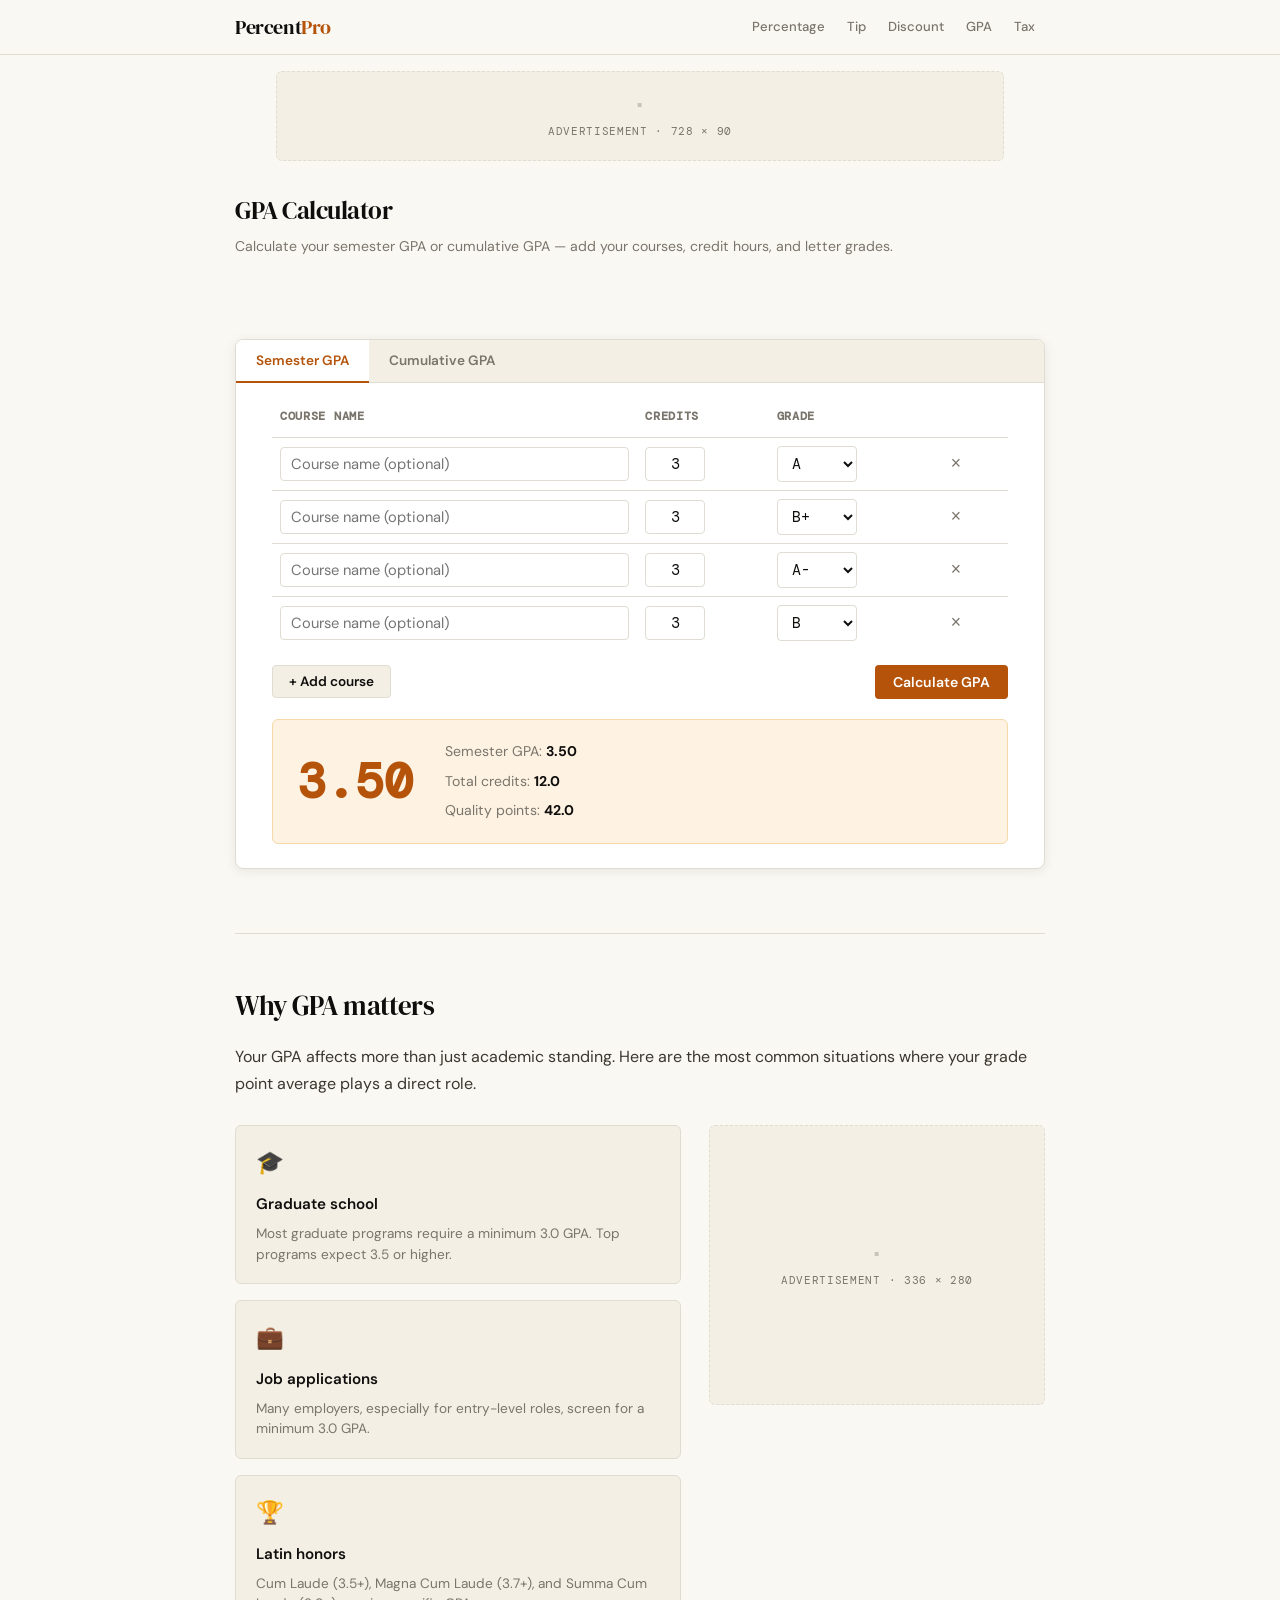
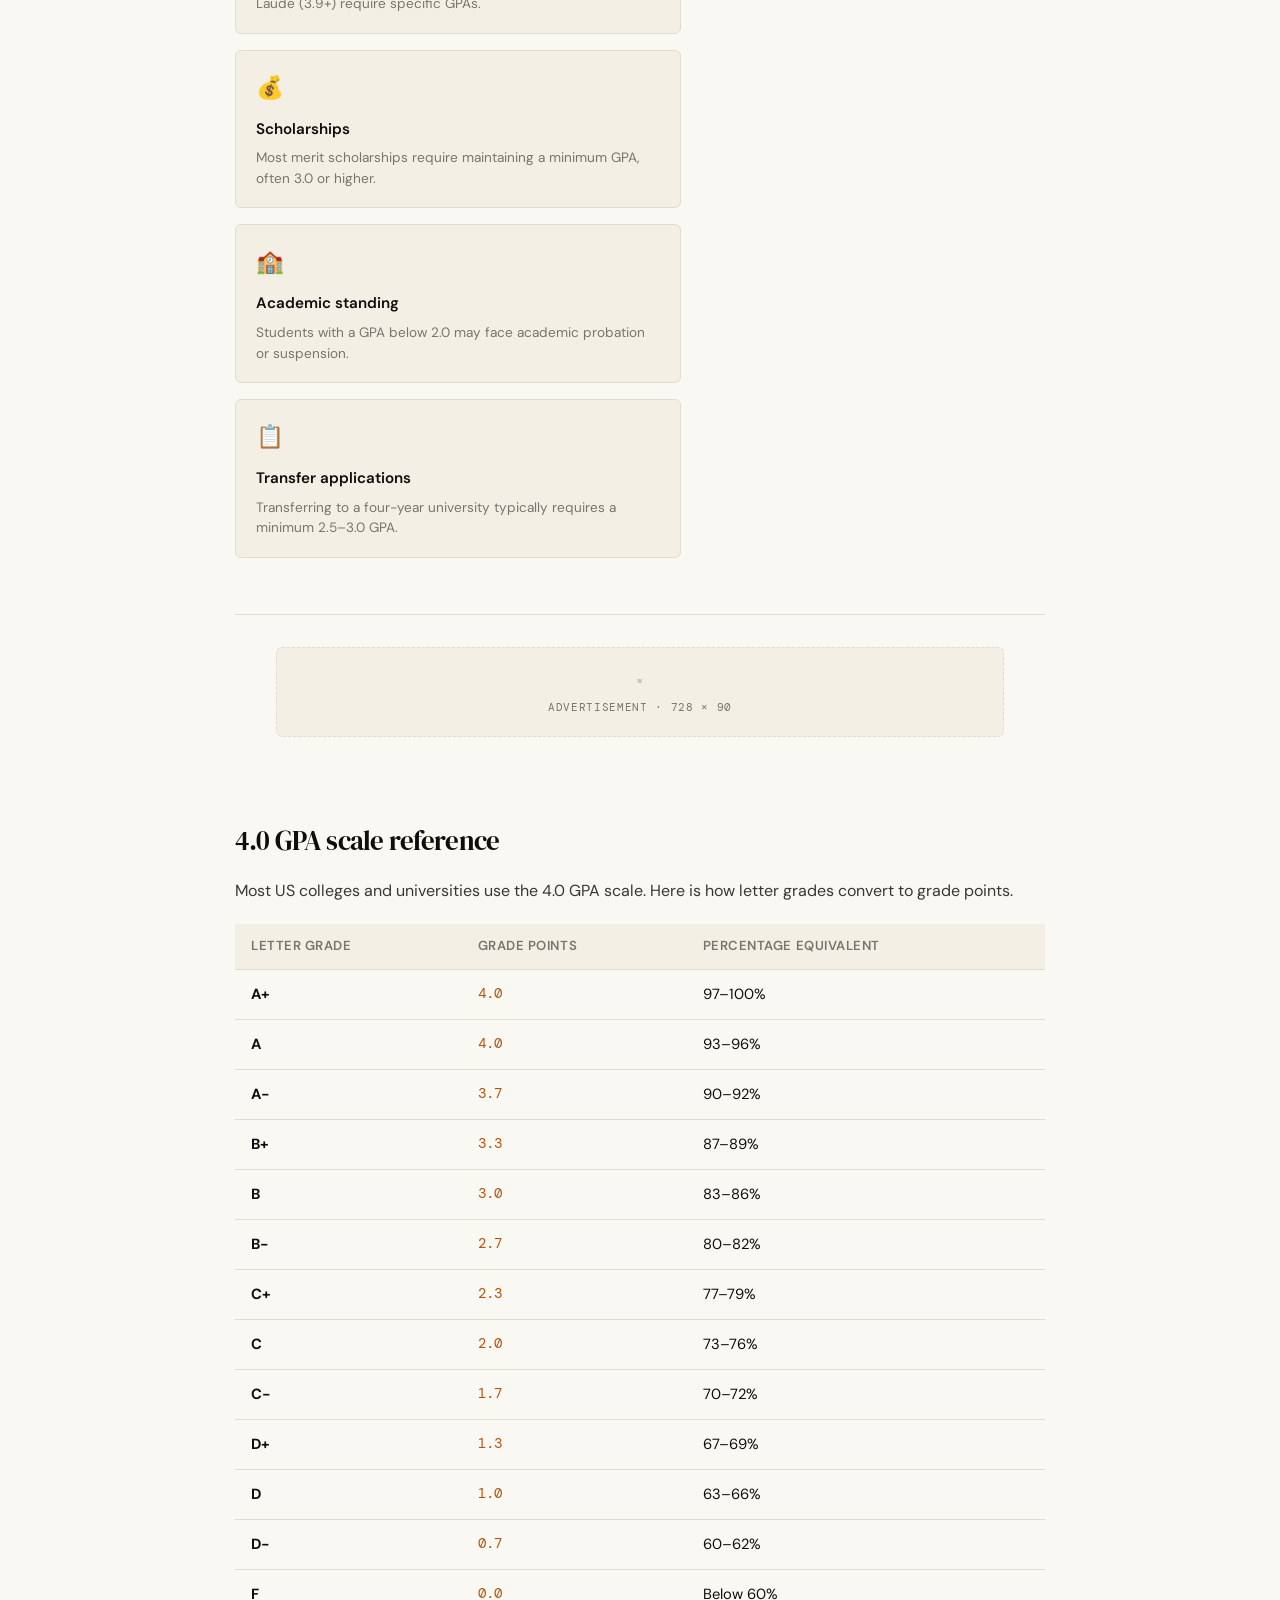
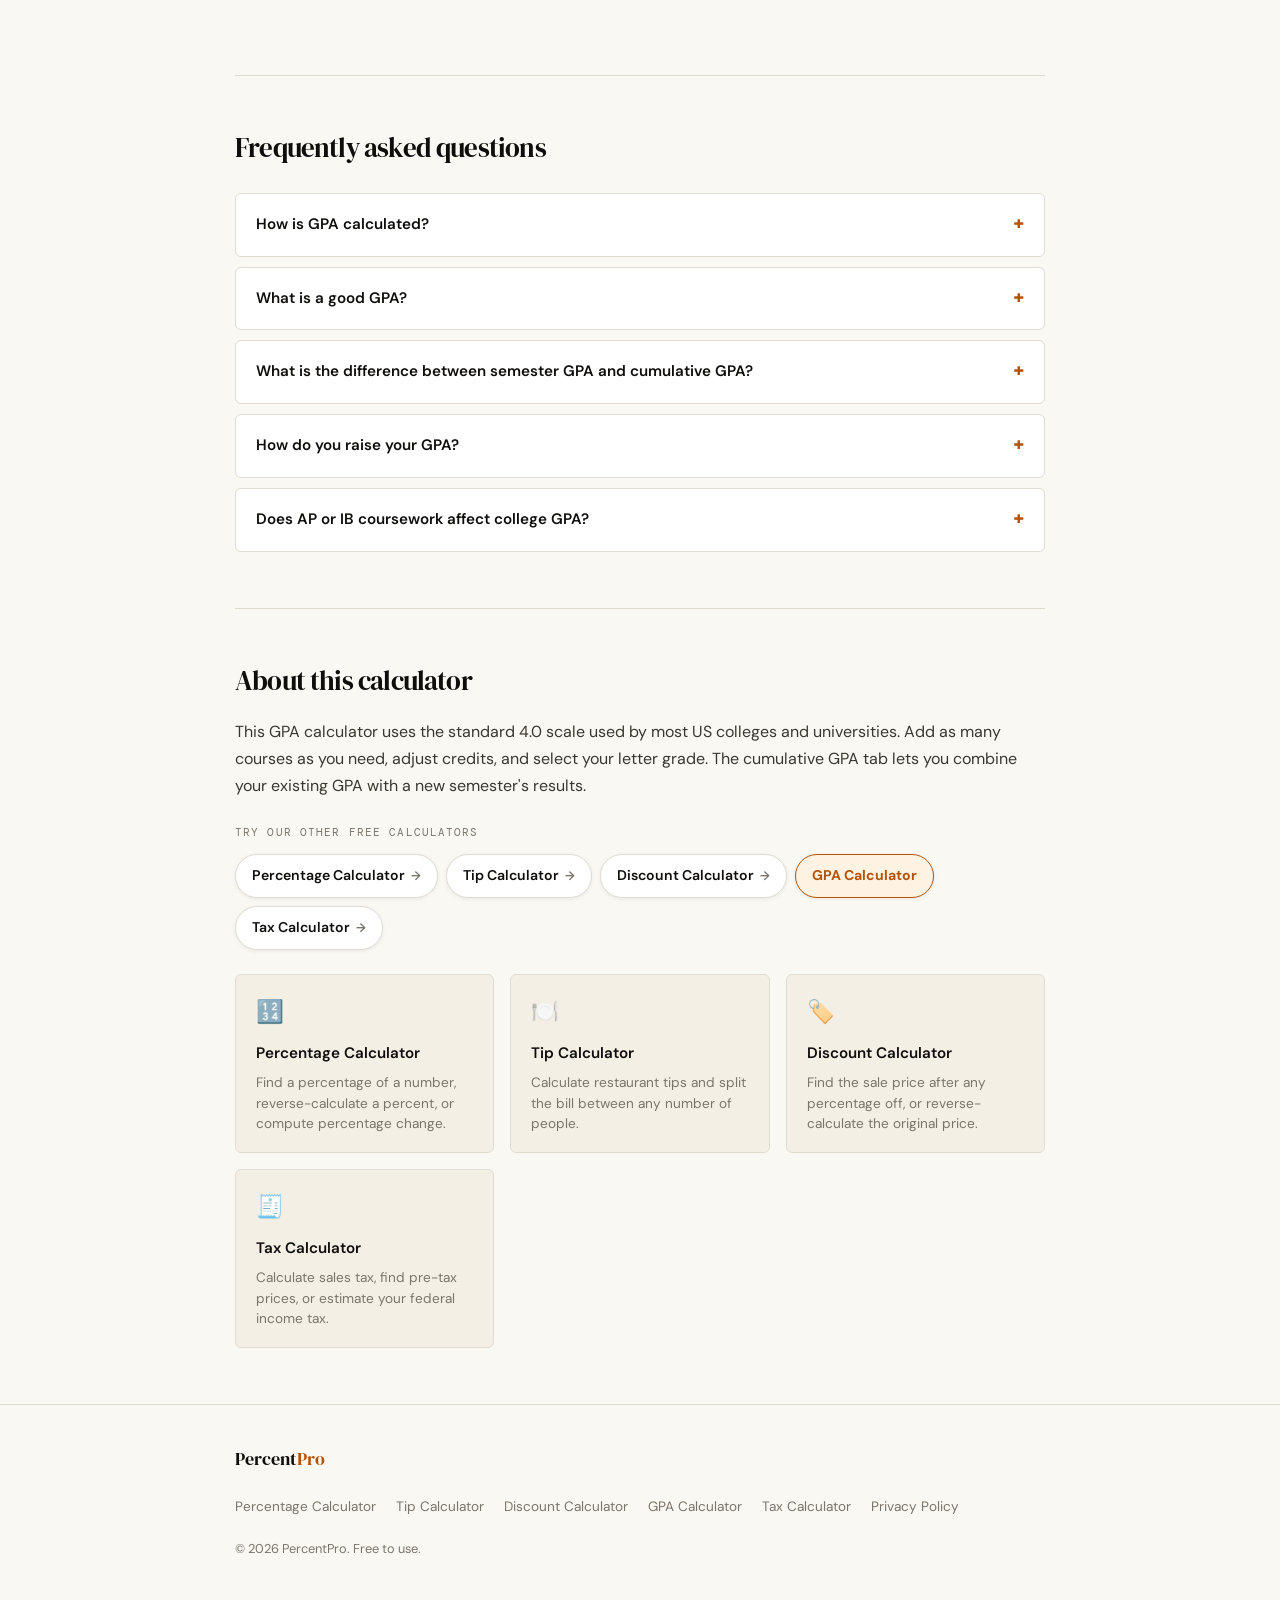
<file: gpa-calculator/index.html>
<!DOCTYPE html>
<html lang="en">
<head>
  <meta charset="UTF-8" />
  <meta name="viewport" content="width=device-width, initial-scale=1.0" />

  <!-- Google AdSense -->
  <script async src="https://pagead2.googlesyndication.com/pagead/js/adsbygoogle.js?client=ca-pub-4549289362352187" crossorigin="anonymous"></script>

  <!-- Google tag (gtag.js) -->
  <script async src="https://www.googletagmanager.com/gtag/js?id=G-VN2H9R0Z1V"></script>
  <script>
    window.dataLayer = window.dataLayer || [];
    function gtag(){dataLayer.push(arguments);}
    gtag('js', new Date());
    gtag('config', 'G-VN2H9R0Z1V');
  </script>

  <!-- PRIMARY SEO -->
  <title>GPA Calculator — Calculate Your Grade Point Average | PercentPro</title>
  <meta name="description" content="Free GPA calculator — calculate your semester GPA or cumulative GPA instantly. Add courses, credits, and letter grades. Supports 4.0 scale and weighted grades." />
  <meta name="keywords" content="GPA calculator, grade point average calculator, cumulative GPA calculator, semester GPA calculator, college GPA calculator, how to calculate GPA" />
  <link rel="canonical" href="https://percentpro.net/gpa-calculator/" />

  <!-- OPEN GRAPH -->
  <meta property="og:type" content="website" />
  <meta property="og:title" content="GPA Calculator — Calculate Your Grade Point Average" />
  <meta property="og:description" content="Free GPA calculator. Add your courses and grades to calculate your semester or cumulative GPA instantly." />
  <meta property="og:url" content="https://percentpro.net/gpa-calculator/" />
  <meta name="twitter:card" content="summary_large_image" />

  <!-- STRUCTURED DATA -->
  <script type="application/ld+json">
  {
    "@context": "https://schema.org",
    "@type": "WebApplication",
    "name": "GPA Calculator",
    "url": "https://percentpro.net/gpa-calculator/",
    "applicationCategory": "UtilityApplication",
    "operatingSystem": "All",
    "offers": { "@type": "Offer", "price": "0", "priceCurrency": "USD" },
    "description": "A free online GPA calculator. Add courses, credit hours, and letter grades to calculate semester or cumulative GPA on a 4.0 scale.",
    "featureList": [
      "Calculate semester GPA from letter grades",
      "Calculate cumulative GPA across multiple semesters",
      "Supports weighted credit hours",
      "4.0 GPA scale"
    ]
  }
  </script>
  <script type="application/ld+json">
  {
    "@context": "https://schema.org",
    "@type": "FAQPage",
    "mainEntity": [
      {
        "@type": "Question",
        "name": "How is GPA calculated?",
        "acceptedAnswer": {
          "@type": "Answer",
          "text": "GPA is calculated by multiplying each course's grade points by its credit hours, summing all results, then dividing by total credit hours. Formula: GPA = Sum of (Grade Points × Credit Hours) ÷ Total Credit Hours. On a 4.0 scale: A = 4.0, B = 3.0, C = 2.0, D = 1.0, F = 0."
        }
      },
      {
        "@type": "Question",
        "name": "What is a good GPA?",
        "acceptedAnswer": {
          "@type": "Answer",
          "text": "On a 4.0 scale, a GPA of 3.5 or higher is considered excellent. 3.0 to 3.4 is good, 2.5 to 2.9 is average, and below 2.0 may put a student on academic probation. For graduate school admission, most programs prefer a 3.0 minimum, with competitive programs expecting 3.5 or higher."
        }
      },
      {
        "@type": "Question",
        "name": "What is the difference between semester GPA and cumulative GPA?",
        "acceptedAnswer": {
          "@type": "Answer",
          "text": "Semester GPA is calculated only from courses taken in a single semester. Cumulative GPA includes all courses taken across all semesters. Cumulative GPA is the overall grade average shown on a transcript."
        }
      },
      {
        "@type": "Question",
        "name": "How do you calculate cumulative GPA?",
        "acceptedAnswer": {
          "@type": "Answer",
          "text": "To calculate cumulative GPA, add the quality points (grade points × credits) from all semesters and divide by the total credit hours attempted. Example: Semester 1: 30 quality points, 10 credits. Semester 2: 36 quality points, 12 credits. Cumulative GPA = (30 + 36) ÷ (10 + 12) = 66 ÷ 22 = 3.0."
        }
      }
    ]
  }
  </script>

  <!-- FONTS -->
  <link rel="preconnect" href="https://fonts.googleapis.com" />
  <link href="https://fonts.googleapis.com/css2?family=DM+Serif+Display:ital@0;1&family=DM+Mono:wght@400;500&family=DM+Sans:wght@400;500;600&display=swap" rel="stylesheet" />

  <!-- SHARED STYLES -->
  <link rel="stylesheet" href="/styles/main.css" />

  <style>
    /* PAGE ACCENT — amber/gold for GPA Calculator */
    :root {
      --accent: #b45309;
      --accent-soft: #fef3e2;
      --accent2: #4a3fb5;
    }

    .hero { padding: 28px 0 24px; }
    .hero-sub { color: var(--muted); font-size: .88rem; }
    .calc-section { padding: 28px 0 36px; }

    .calc-card-box {
      background: #fff;
      border: 1.5px solid var(--rule);
      border-radius: 8px;
      box-shadow: var(--shadow);
      overflow: hidden;
      margin: 28px 0;
    }

    /* Tabs */
    .calc-tabs {
      display: flex;
      border-bottom: 1px solid var(--rule);
      background: var(--cream);
    }
    .calc-tab {
      font-family: var(--sans);
      font-size: .85rem;
      font-weight: 600;
      padding: 12px 20px;
      border: none;
      background: transparent;
      color: var(--muted);
      cursor: pointer;
      border-bottom: 2.5px solid transparent;
      margin-bottom: -1px;
      transition: all .15s;
    }
    .calc-tab.active { color: var(--accent); border-bottom-color: var(--accent); background: #fff; }
    .calc-panel { display: none; padding: 24px 36px; }
    .calc-panel.active { display: block; }

    /* Course table */
    .course-table {
      width: 100%;
      border-collapse: collapse;
      margin-bottom: 16px;
    }
    .course-table th {
      text-align: left;
      font-family: var(--mono);
      font-size: .72rem;
      letter-spacing: .06em;
      text-transform: uppercase;
      color: var(--muted);
      padding: 0 8px 10px;
      border-bottom: 1.5px solid var(--rule);
    }
    .course-table td { padding: 8px; vertical-align: middle; }
    .course-table tr:not(:last-child) td { border-bottom: 1px solid var(--rule); }

    .course-name-input {
      font-family: var(--sans);
      font-size: .92rem;
      width: 100%;
      padding: 6px 10px;
      border: 1.5px solid var(--rule);
      border-radius: var(--radius);
      background: #fff;
      color: var(--ink);
      outline: none;
    }
    .course-name-input:focus { border-color: var(--accent); }

    .credits-input {
      font-family: var(--mono);
      font-size: .92rem;
      width: 60px;
      padding: 6px 8px;
      border: 1.5px solid var(--rule);
      border-radius: var(--radius);
      background: #fff;
      color: var(--ink);
      outline: none;
      text-align: center;
      -moz-appearance: textfield;
    }
    .credits-input::-webkit-outer-spin-button,
    .credits-input::-webkit-inner-spin-button { -webkit-appearance: none; }
    .credits-input:focus { border-color: var(--accent); }

    .grade-select {
      font-family: var(--mono);
      font-size: .92rem;
      padding: 6px 10px;
      border: 1.5px solid var(--rule);
      border-radius: var(--radius);
      background: #fff;
      color: var(--ink);
      outline: none;
      cursor: pointer;
      width: 80px;
    }
    .grade-select:focus { border-color: var(--accent); }

    .remove-btn {
      background: none;
      border: none;
      cursor: pointer;
      color: var(--muted);
      font-size: 1.1rem;
      padding: 4px 8px;
      border-radius: var(--radius);
      transition: color .15s;
    }
    .remove-btn:hover { color: #c8401a; }

    .table-actions {
      display: flex;
      justify-content: space-between;
      align-items: center;
      margin-top: 8px;
      flex-wrap: wrap;
      gap: 10px;
    }
    .btn-add-course {
      font-family: var(--sans);
      font-size: .85rem;
      font-weight: 600;
      padding: 7px 16px;
      border-radius: var(--radius);
      border: 1.5px solid var(--rule);
      background: var(--cream);
      color: var(--ink);
      cursor: pointer;
      transition: all .15s;
    }
    .btn-add-course:hover { border-color: var(--accent); color: var(--accent); }

    .btn-calc {
      font-family: var(--sans);
      font-size: .88rem;
      font-weight: 600;
      padding: 8px 18px;
      border-radius: var(--radius);
      border: none;
      cursor: pointer;
      background: var(--accent);
      color: #fff;
      transition: opacity .15s;
    }
    .btn-calc:hover { opacity: .85; }

    /* GPA result display */
    .gpa-result {
      display: none;
      margin-top: 20px;
      padding: 20px 24px;
      background: var(--accent-soft);
      border: 1.5px solid #f5d9a8;
      border-radius: 6px;
    }
    .gpa-result.visible { display: flex; align-items: center; gap: 32px; flex-wrap: wrap; }
    .gpa-big {
      font-family: var(--mono);
      font-size: 3rem;
      font-weight: 600;
      color: var(--accent);
      line-height: 1;
    }
    .gpa-meta { display: flex; flex-direction: column; gap: 6px; }
    .gpa-meta-item { font-size: .88rem; color: var(--muted); }
    .gpa-meta-item strong { color: var(--ink); }

    /* Cumulative inputs */
    .cumulative-row {
      display: flex;
      align-items: center;
      gap: 10px;
      padding: 14px 0;
      border-bottom: 1px solid var(--rule);
      flex-wrap: wrap;
    }
    .cumulative-row:last-of-type { border-bottom: none; }
    .cumulative-label { font-size: .95rem; color: var(--ink); min-width: 180px; }
    input[type="number"].inline-input {
      font-family: var(--mono);
      font-size: 1rem;
      width: 96px;
      padding: 7px 10px;
      border: 1.5px solid var(--rule);
      border-radius: var(--radius);
      background: #fff;
      color: var(--ink);
      outline: none;
      -moz-appearance: textfield;
    }
    input[type="number"].inline-input::-webkit-outer-spin-button,
    input[type="number"].inline-input::-webkit-inner-spin-button { -webkit-appearance: none; }
    input[type="number"].inline-input:focus { border-color: var(--accent); }

    /* Calculator pills */
    .calc-pills-wrap { margin-top: 24px; }
    .calc-pills-label { font-family: var(--mono); font-size: .7rem; letter-spacing: .1em; text-transform: uppercase; color: var(--muted); margin-bottom: 12px; }
    .calc-pills { display: flex; flex-wrap: wrap; gap: 8px; }
    .calc-pill { font-family: var(--sans); font-size: .88rem; font-weight: 600; padding: 9px 16px; border-radius: 99px; border: 1.5px solid var(--rule); background: #fff; color: var(--ink); text-decoration: none; transition: all .15s; white-space: nowrap; display: inline-flex; align-items: center; gap: 6px; box-shadow: 0 1px 4px rgba(15,14,13,.07); }
    .calc-pill::after { content: '→'; font-size: .78rem; color: var(--muted); transition: transform .15s, color .15s; }
    .calc-pill:hover { border-color: var(--accent); color: var(--accent); background: var(--accent-soft); text-decoration: none; }
    .calc-pill:hover::after { color: var(--accent); transform: translateX(3px); }
    .calc-pill.active { border-color: var(--accent); color: var(--accent); background: var(--accent-soft); font-weight: 700; cursor: default; }
    .calc-pill.active::after { display: none; }

    @media (max-width: 720px) {
      .hero { padding: 20px 0 16px; }
      .calc-section { padding: 0 0 28px; }
      .calc-card-box { margin: 16px 0; }
      .calc-panel { padding: 18px 16px; }
      .calc-tab { padding: 10px 14px; font-size: .8rem; }
      .course-table th:first-child, .course-table td:first-child { display: none; }
      .gpa-big { font-size: 2.4rem; }
      .cumulative-label { min-width: 140px; font-size: .88rem; }
      input[type="number"].inline-input { width: 80px; }
    }
  </style>
</head>
<body>

<!-- HEADER (shared) -->
<script src="/components/header.js"></script>

<!-- AD: Leaderboard -->
<div class="wrap">
  <div class="ad-slot ad-leaderboard" aria-label="Advertisement">
    Advertisement · 728 × 90
  </div>
</div>

<main>

<!-- HERO -->
<section class="hero wrap" aria-label="Page introduction">
  <h1>GPA Calculator</h1>
  <p class="hero-sub">Calculate your semester GPA or cumulative GPA — add your courses, credit hours, and letter grades.</p>
</section>

<!-- CALCULATORS -->
<section class="calc-section wrap" aria-label="GPA calculator">
  <div class="calc-card-box">

    <div class="calc-tabs" role="tablist">
      <button class="calc-tab active" onclick="switchTab('semester')">Semester GPA</button>
      <button class="calc-tab" onclick="switchTab('cumulative')">Cumulative GPA</button>
    </div>

    <!-- Semester GPA -->
    <div class="calc-panel active" id="panel-semester">
      <table class="course-table" aria-label="Course grades">
        <thead>
          <tr>
            <th>Course name</th>
            <th>Credits</th>
            <th>Grade</th>
            <th></th>
          </tr>
        </thead>
        <tbody id="course-list">
          <!-- Rows injected by JS -->
        </tbody>
      </table>
      <div class="table-actions">
        <button class="btn-add-course" onclick="addCourse()">+ Add course</button>
        <button class="btn-calc" onclick="calcGPA()">Calculate GPA</button>
      </div>
      <div class="gpa-result" id="gpa-result">
        <div class="gpa-big" id="gpa-value">—</div>
        <div class="gpa-meta">
          <div class="gpa-meta-item">Semester GPA: <strong id="gpa-display">—</strong></div>
          <div class="gpa-meta-item">Total credits: <strong id="total-credits">—</strong></div>
          <div class="gpa-meta-item">Quality points: <strong id="quality-points">—</strong></div>
        </div>
      </div>
    </div>

    <!-- Cumulative GPA -->
    <div class="calc-panel" id="panel-cumulative">
      <div class="cumulative-row">
        <span class="cumulative-label">Current cumulative GPA</span>
        <input type="number" class="inline-input" id="current-gpa" placeholder="3.20" step="0.01" min="0" max="4" aria-label="Current GPA" />
      </div>
      <div class="cumulative-row">
        <span class="cumulative-label">Credits completed</span>
        <input type="number" class="inline-input" id="current-credits" placeholder="60" step="1" min="0" aria-label="Credits completed" />
      </div>
      <div class="cumulative-row">
        <span class="cumulative-label">New semester GPA</span>
        <input type="number" class="inline-input" id="new-gpa" placeholder="3.50" step="0.01" min="0" max="4" aria-label="New semester GPA" />
      </div>
      <div class="cumulative-row">
        <span class="cumulative-label">New semester credits</span>
        <input type="number" class="inline-input" id="new-credits" placeholder="15" step="1" min="0" aria-label="New semester credits" />
      </div>
      <div class="table-actions" style="border-top: 1px solid var(--rule); padding-top: 16px; margin-top: 8px;">
        <div></div>
        <button class="btn-calc" onclick="calcCumulative()">Calculate</button>
      </div>
      <div class="gpa-result" id="cumulative-result">
        <div class="gpa-big" id="cumulative-value">—</div>
        <div class="gpa-meta">
          <div class="gpa-meta-item">New cumulative GPA: <strong id="cumulative-display">—</strong></div>
          <div class="gpa-meta-item">Total credits: <strong id="cumulative-total-credits">—</strong></div>
          <div class="gpa-meta-item">Total quality points: <strong id="cumulative-quality-points">—</strong></div>
        </div>
      </div>
    </div>

  </div>
</section>

<!-- USE CASES -->
<hr class="section-divider" />
<section class="content-section wrap" aria-labelledby="uses-heading">
  <h2 class="section-heading" id="uses-heading">Why GPA matters</h2>
  <p>Your GPA affects more than just academic standing. Here are the most common situations where your grade point average plays a direct role.</p>
  <div class="clearfix">
    <div class="ad-slot ad-rectangle" aria-label="Advertisement">Advertisement · 336 × 280</div>
    <div class="use-cases">
      <div class="use-case-card"><div class="use-case-icon">🎓</div><div class="use-case-title">Graduate school</div><p class="use-case-desc">Most graduate programs require a minimum 3.0 GPA. Top programs expect 3.5 or higher.</p></div>
      <div class="use-case-card"><div class="use-case-icon">💼</div><div class="use-case-title">Job applications</div><p class="use-case-desc">Many employers, especially for entry-level roles, screen for a minimum 3.0 GPA.</p></div>
      <div class="use-case-card"><div class="use-case-icon">🏆</div><div class="use-case-title">Latin honors</div><p class="use-case-desc">Cum Laude (3.5+), Magna Cum Laude (3.7+), and Summa Cum Laude (3.9+) require specific GPAs.</p></div>
      <div class="use-case-card"><div class="use-case-icon">💰</div><div class="use-case-title">Scholarships</div><p class="use-case-desc">Most merit scholarships require maintaining a minimum GPA, often 3.0 or higher.</p></div>
      <div class="use-case-card"><div class="use-case-icon">🏫</div><div class="use-case-title">Academic standing</div><p class="use-case-desc">Students with a GPA below 2.0 may face academic probation or suspension.</p></div>
      <div class="use-case-card"><div class="use-case-icon">📋</div><div class="use-case-title">Transfer applications</div><p class="use-case-desc">Transferring to a four-year university typically requires a minimum 2.5–3.0 GPA.</p></div>
    </div>
  </div>
</section>

<!-- AD: In-content banner -->
<hr class="section-divider" />
<div class="wrap" style="padding-top:32px;padding-bottom:32px;">
  <div class="ad-slot ad-banner" aria-label="Advertisement">Advertisement · 728 × 90</div>
</div>

<!-- GPA Scale Reference -->
<section class="content-section wrap" aria-labelledby="scale-heading">
  <h2 class="section-heading" id="scale-heading">4.0 GPA scale reference</h2>
  <p>Most US colleges and universities use the 4.0 GPA scale. Here is how letter grades convert to grade points.</p>
  <table class="formula-table" role="table" aria-label="GPA scale">
    <thead>
      <tr>
        <th scope="col">Letter grade</th>
        <th scope="col">Grade points</th>
        <th scope="col">Percentage equivalent</th>
      </tr>
    </thead>
    <tbody>
      <tr><td><strong>A+</strong></td><td>4.0</td><td>97–100%</td></tr>
      <tr><td><strong>A</strong></td><td>4.0</td><td>93–96%</td></tr>
      <tr><td><strong>A−</strong></td><td>3.7</td><td>90–92%</td></tr>
      <tr><td><strong>B+</strong></td><td>3.3</td><td>87–89%</td></tr>
      <tr><td><strong>B</strong></td><td>3.0</td><td>83–86%</td></tr>
      <tr><td><strong>B−</strong></td><td>2.7</td><td>80–82%</td></tr>
      <tr><td><strong>C+</strong></td><td>2.3</td><td>77–79%</td></tr>
      <tr><td><strong>C</strong></td><td>2.0</td><td>73–76%</td></tr>
      <tr><td><strong>C−</strong></td><td>1.7</td><td>70–72%</td></tr>
      <tr><td><strong>D+</strong></td><td>1.3</td><td>67–69%</td></tr>
      <tr><td><strong>D</strong></td><td>1.0</td><td>63–66%</td></tr>
      <tr><td><strong>D−</strong></td><td>0.7</td><td>60–62%</td></tr>
      <tr><td><strong>F</strong></td><td>0.0</td><td>Below 60%</td></tr>
    </tbody>
  </table>
</section>

<!-- FAQ -->
<hr class="section-divider" />
<section class="content-section wrap" aria-labelledby="faq-heading">
  <h2 class="section-heading" id="faq-heading">Frequently asked questions</h2>
  <div class="faq-list">
    <details>
      <summary>How is GPA calculated?</summary>
      <div class="faq-body">
        <p>GPA is calculated by multiplying each course's grade points by its credit hours to get quality points, summing all quality points, then dividing by total credit hours.</p>
        <p><strong>Formula:</strong> <code>GPA = Total Quality Points ÷ Total Credit Hours</code></p>
        <p><strong>Example:</strong> Math (4 credits, A = 4.0): 16 quality points. English (3 credits, B = 3.0): 9 quality points. Total = 25 ÷ 7 = <strong>3.57 GPA</strong>.</p>
      </div>
    </details>
    <details>
      <summary>What is a good GPA?</summary>
      <div class="faq-body">
        <p>On a 4.0 scale: <strong>3.5–4.0</strong> is excellent (Dean's List territory), <strong>3.0–3.4</strong> is good, <strong>2.5–2.9</strong> is average, and <strong>below 2.0</strong> may trigger academic probation. For graduate school, most programs want at least 3.0, with competitive programs expecting 3.5+.</p>
      </div>
    </details>
    <details>
      <summary>What is the difference between semester GPA and cumulative GPA?</summary>
      <div class="faq-body">
        <p><strong>Semester GPA</strong> covers only courses from a single term — it resets each semester. <strong>Cumulative GPA</strong> is the weighted average of all courses taken across every semester. Your transcript shows both, but cumulative GPA is what employers and grad schools typically reference.</p>
      </div>
    </details>
    <details>
      <summary>How do you raise your GPA?</summary>
      <div class="faq-body">
        <p>Because GPA is weighted by credit hours, taking more high-credit courses and earning strong grades has the biggest impact. Retaking courses where you received a low grade (if your school allows grade replacement) is also effective. A single semester of all A's has less impact on a high credit-hour cumulative GPA than on a low one — the more credits you've completed, the harder it is to move the needle.</p>
      </div>
    </details>
    <details>
      <summary>Does AP or IB coursework affect college GPA?</summary>
      <div class="faq-body">
        <p>High school AP and IB grades do not affect your college GPA. College GPA starts fresh when you enroll. However, AP/IB exam scores may grant college credit, which can affect your total credit hours but typically not your GPA unless the credits are graded.</p>
      </div>
    </details>
  </div>
</section>

<!-- ABOUT -->
<hr class="section-divider" />
<section class="content-section wrap" aria-labelledby="about-heading">
  <h2 class="section-heading" id="about-heading">About this calculator</h2>
  <p>This GPA calculator uses the standard 4.0 scale used by most US colleges and universities. Add as many courses as you need, adjust credits, and select your letter grade. The cumulative GPA tab lets you combine your existing GPA with a new semester's results.</p>

  <nav class="calc-pills-wrap" aria-label="Calculator pages">
    <p class="calc-pills-label">Try our other free calculators</p>
    <div class="calc-pills">
      <a href="/" class="calc-pill">Percentage Calculator</a>
      <a href="/tip-calculator" class="calc-pill">Tip Calculator</a>
      <a href="/discount-calculator" class="calc-pill">Discount Calculator</a>
      <a href="/gpa-calculator" class="calc-pill active">GPA Calculator</a>
      <a href="/tax-calculator" class="calc-pill">Tax Calculator</a>
    </div>
  </nav>
  <div class="use-cases" style="margin-top:24px;">
    <a href="/" class="use-case-card" style="text-decoration:none;color:inherit;display:block;">
      <div class="use-case-icon">🔢</div>
      <div class="use-case-title">Percentage Calculator</div>
      <p class="use-case-desc">Find a percentage of a number, reverse-calculate a percent, or compute percentage change.</p>
    </a>
    <a href="/tip-calculator" class="use-case-card" style="text-decoration:none;color:inherit;display:block;">
      <div class="use-case-icon">🍽️</div>
      <div class="use-case-title">Tip Calculator</div>
      <p class="use-case-desc">Calculate restaurant tips and split the bill between any number of people.</p>
    </a>
    <a href="/discount-calculator" class="use-case-card" style="text-decoration:none;color:inherit;display:block;">
      <div class="use-case-icon">🏷️</div>
      <div class="use-case-title">Discount Calculator</div>
      <p class="use-case-desc">Find the sale price after any percentage off, or reverse-calculate the original price.</p>
    </a>
    <a href="/tax-calculator" class="use-case-card" style="text-decoration:none;color:inherit;display:block;">
      <div class="use-case-icon">🧾</div>
      <div class="use-case-title">Tax Calculator</div>
      <p class="use-case-desc">Calculate sales tax, find pre-tax prices, or estimate your federal income tax.</p>
    </a>
  </div>
</section>

</main>

<!-- FOOTER (shared) -->
<script src="/components/footer.js"></script>

<!-- CALCULATOR LOGIC -->
<script>
  const GRADE_POINTS = {
    'A+': 4.0, 'A': 4.0, 'A-': 3.7,
    'B+': 3.3, 'B': 3.0, 'B-': 2.7,
    'C+': 2.3, 'C': 2.0, 'C-': 1.7,
    'D+': 1.3, 'D': 1.0, 'D-': 0.7,
    'F': 0.0
  };

  function gradeOptions() {
    return Object.keys(GRADE_POINTS).map(g =>
      `<option value="${g}">${g}</option>`
    ).join('');
  }

  let courseCount = 0;

  function addCourse(name = '', credits = 3, grade = 'A') {
    courseCount++;
    const id = courseCount;
    const row = document.createElement('tr');
    row.id = `course-row-${id}`;
    row.innerHTML = `
      <td><input type="text" class="course-name-input" placeholder="Course name (optional)" value="${name}" /></td>
      <td><input type="number" class="credits-input" value="${credits}" min="0.5" max="12" step="0.5" aria-label="Credits" /></td>
      <td>
        <select class="grade-select" aria-label="Grade">
          ${Object.keys(GRADE_POINTS).map(g =>
            `<option value="${g}" ${g === grade ? 'selected' : ''}>${g}</option>`
          ).join('')}
        </select>
      </td>
      <td><button class="remove-btn" onclick="removeCourse(${id})" aria-label="Remove course">×</button></td>
    `;
    document.getElementById('course-list').appendChild(row);
    // live calc
    row.querySelectorAll('input, select').forEach(el => el.addEventListener('change', calcGPA));
    row.querySelectorAll('input').forEach(el => el.addEventListener('input', calcGPA));
  }

  function removeCourse(id) {
    const row = document.getElementById(`course-row-${id}`);
    if (row) row.remove();
    calcGPA();
  }

  function calcGPA() {
    const rows = document.querySelectorAll('#course-list tr');
    let totalCredits = 0;
    let totalQuality = 0;

    rows.forEach(row => {
      const credits = parseFloat(row.querySelector('.credits-input').value) || 0;
      const grade   = row.querySelector('.grade-select').value;
      const points  = GRADE_POINTS[grade] ?? 0;
      totalCredits += credits;
      totalQuality += credits * points;
    });

    const result = document.getElementById('gpa-result');
    if (totalCredits === 0) { result.classList.remove('visible'); return; }

    const gpa = totalQuality / totalCredits;
    document.getElementById('gpa-value').textContent    = gpa.toFixed(2);
    document.getElementById('gpa-display').textContent  = gpa.toFixed(2);
    document.getElementById('total-credits').textContent = totalCredits.toFixed(1);
    document.getElementById('quality-points').textContent = totalQuality.toFixed(1);
    result.classList.add('visible');
  }

  function calcCumulative() {
    const curGPA     = parseFloat(document.getElementById('current-gpa').value);
    const curCredits = parseFloat(document.getElementById('current-credits').value);
    const newGPA     = parseFloat(document.getElementById('new-gpa').value);
    const newCredits = parseFloat(document.getElementById('new-credits').value);

    const result = document.getElementById('cumulative-result');
    if ([curGPA, curCredits, newGPA, newCredits].some(isNaN)) {
      result.classList.remove('visible'); return;
    }

    const curQuality  = curGPA * curCredits;
    const newQuality  = newGPA * newCredits;
    const totalCreds  = curCredits + newCredits;
    const totalQual   = curQuality + newQuality;
    const cumulative  = totalQual / totalCreds;

    document.getElementById('cumulative-value').textContent         = cumulative.toFixed(2);
    document.getElementById('cumulative-display').textContent       = cumulative.toFixed(2);
    document.getElementById('cumulative-total-credits').textContent = totalCreds.toFixed(1);
    document.getElementById('cumulative-quality-points').textContent = totalQual.toFixed(1);
    result.classList.add('visible');
  }

  function switchTab(tab) {
    document.querySelectorAll('.calc-tab').forEach((t, i) => {
      t.classList.toggle('active', ['semester','cumulative'][i] === tab);
    });
    document.querySelectorAll('.calc-panel').forEach(p => p.classList.remove('active'));
    document.getElementById('panel-' + tab).classList.add('active');
  }

  // Live calc for cumulative
  ['current-gpa','current-credits','new-gpa','new-credits'].forEach(id => {
    document.getElementById(id).addEventListener('input', calcCumulative);
  });

  // Init with 4 default courses
  addCourse('', 3, 'A');
  addCourse('', 3, 'B+');
  addCourse('', 3, 'A-');
  addCourse('', 3, 'B');
  calcGPA();
</script>

</body>
</html>
</file>
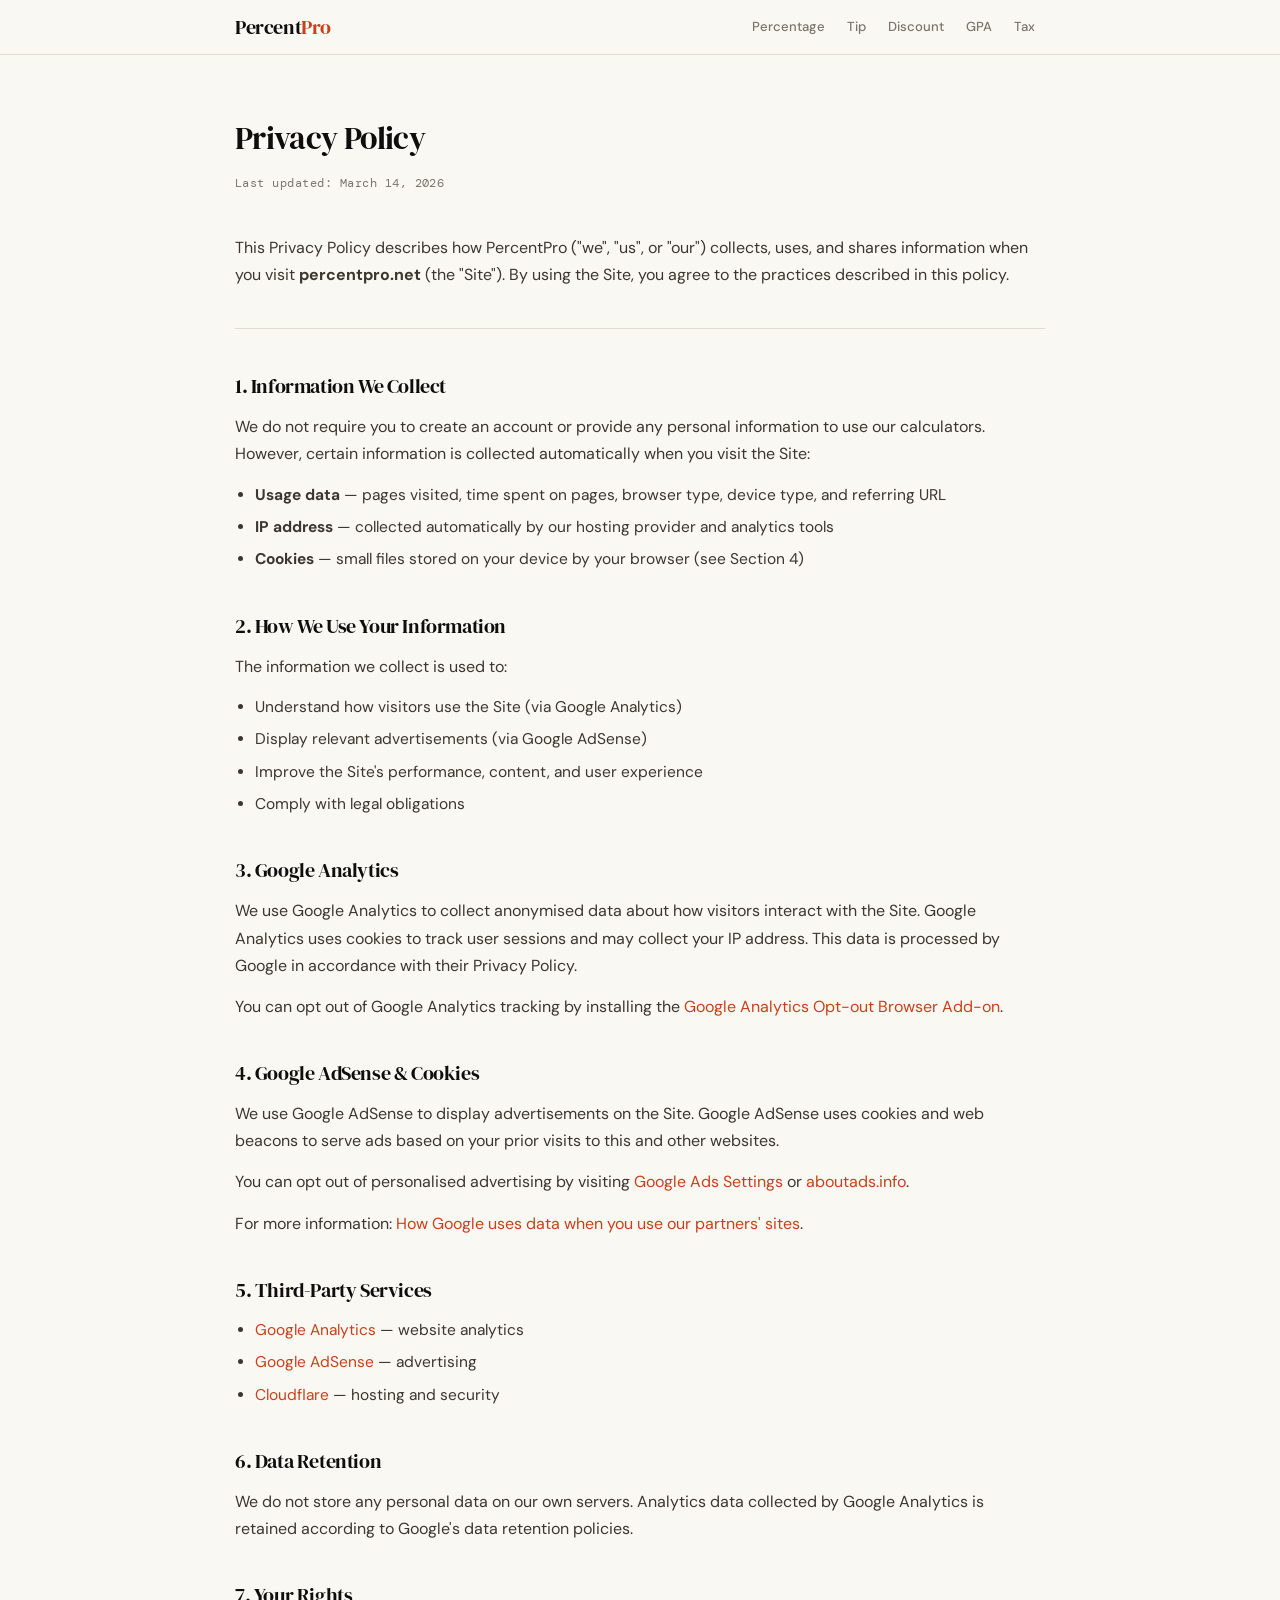
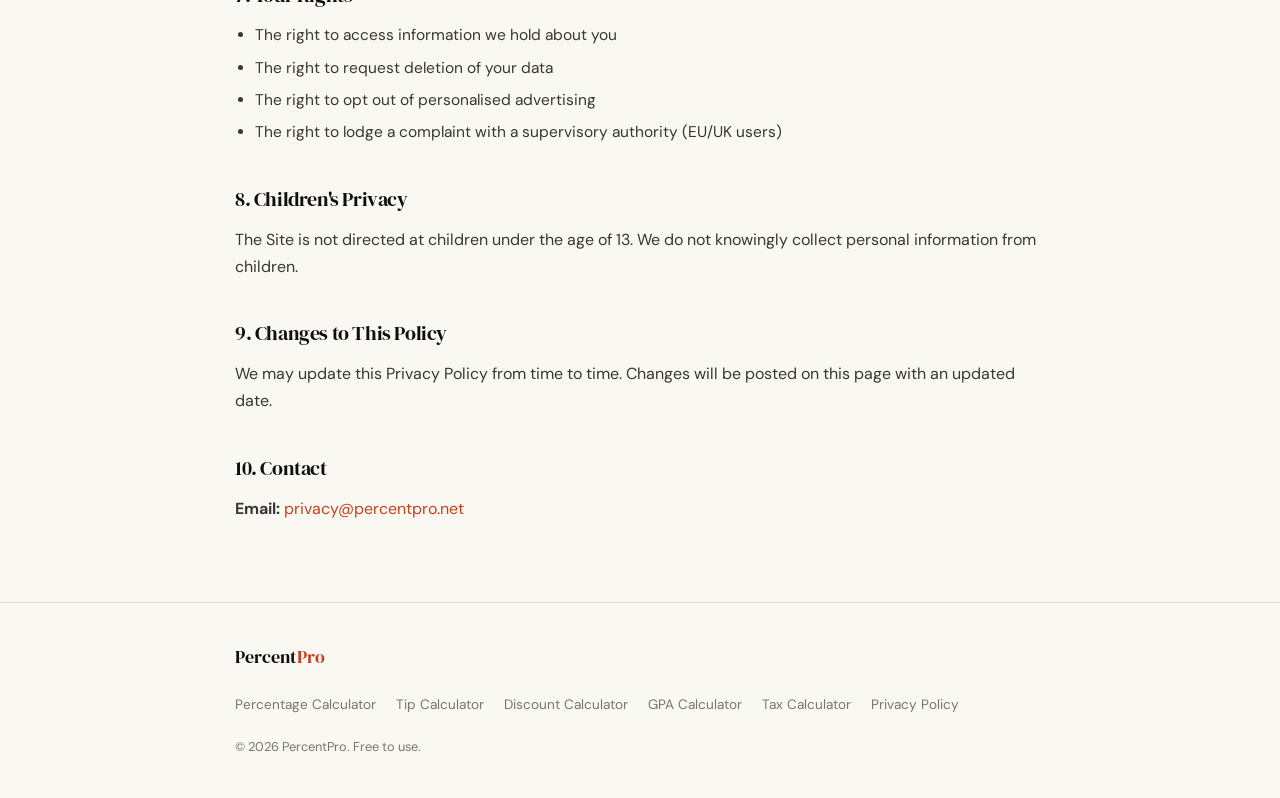
<file: privacy/index.html>
<!DOCTYPE html>
<html lang="en">
<head>
  <meta charset="UTF-8" />
  <meta name="viewport" content="width=device-width, initial-scale=1.0" />

  <!-- Google AdSense -->
  <script async src="https://pagead2.googlesyndication.com/pagead/js/adsbygoogle.js?client=ca-pub-4549289362352187" crossorigin="anonymous"></script>

  <!-- Google tag (gtag.js) -->
  <script async src="https://www.googletagmanager.com/gtag/js?id=G-VN2H9R0Z1V"></script>
  <script>
    window.dataLayer = window.dataLayer || [];
    function gtag(){dataLayer.push(arguments);}
    gtag('js', new Date());
    gtag('config', 'G-VN2H9R0Z1V');
  </script>

  <title>Privacy Policy — PercentPro</title>
  <meta name="description" content="Privacy Policy for PercentPro.net — how we collect, use, and protect your data." />
  <link rel="canonical" href="https://percentpro.net/privacy/" />

  <!-- ── FONTS ── -->
  <link rel="preconnect" href="https://fonts.googleapis.com" />
  <link href="https://fonts.googleapis.com/css2?family=DM+Serif+Display:ital@0;1&family=DM+Mono:wght@400;500&family=DM+Sans:wght@400;500;600&display=swap" rel="stylesheet" />

  <!-- ── SHARED STYLES ── -->
  <link rel="stylesheet" href="/styles/main.css" />

  <style>
    /* ── PAGE-SPECIFIC: Privacy ── */
    .content { padding: 56px 0 80px; }
    h1 { font-size: 2rem; margin-bottom: 8px; }
    .last-updated { font-family: var(--mono); font-size: .75rem; color: var(--muted); margin-bottom: 40px; letter-spacing: .04em; }
    h2 { font-family: var(--serif); font-size: 1.25rem; font-weight: 400; letter-spacing: -.02em; margin: 36px 0 10px; }
    ul { margin: 10px 0 14px 20px; color: #3a3730; font-size: .97rem; }
    ul li { margin-bottom: 6px; }
    .divider { border: none; border-top: 1.5px solid var(--rule); margin: 40px 0; }
    @media (max-width: 720px) {
      .content { padding: 36px 0 60px; }
      h1 { font-size: 1.6rem; }
    }
  </style>
</head>
<body>

<!-- ── HEADER (shared) ── -->
<script src="/components/header.js"></script>

<main>
  <div class="content wrap">
    <h1>Privacy Policy</h1>
    <p class="last-updated">Last updated: March 14, 2026</p>

    <p>This Privacy Policy describes how PercentPro ("we", "us", or "our") collects, uses, and shares information when you visit <strong>percentpro.net</strong> (the "Site"). By using the Site, you agree to the practices described in this policy.</p>

    <hr class="divider" />

    <h2>1. Information We Collect</h2>
    <p>We do not require you to create an account or provide any personal information to use our calculators. However, certain information is collected automatically when you visit the Site:</p>
    <ul>
      <li><strong>Usage data</strong> — pages visited, time spent on pages, browser type, device type, and referring URL</li>
      <li><strong>IP address</strong> — collected automatically by our hosting provider and analytics tools</li>
      <li><strong>Cookies</strong> — small files stored on your device by your browser (see Section 4)</li>
    </ul>

    <h2>2. How We Use Your Information</h2>
    <p>The information we collect is used to:</p>
    <ul>
      <li>Understand how visitors use the Site (via Google Analytics)</li>
      <li>Display relevant advertisements (via Google AdSense)</li>
      <li>Improve the Site's performance, content, and user experience</li>
      <li>Comply with legal obligations</li>
    </ul>

    <h2>3. Google Analytics</h2>
    <p>We use Google Analytics to collect anonymised data about how visitors interact with the Site. Google Analytics uses cookies to track user sessions and may collect your IP address. This data is processed by Google in accordance with their Privacy Policy.</p>
    <p>You can opt out of Google Analytics tracking by installing the <a href="https://tools.google.com/dlpage/gaoptout" target="_blank" rel="noopener">Google Analytics Opt-out Browser Add-on</a>.</p>

    <h2>4. Google AdSense & Cookies</h2>
    <p>We use Google AdSense to display advertisements on the Site. Google AdSense uses cookies and web beacons to serve ads based on your prior visits to this and other websites.</p>
    <p>You can opt out of personalised advertising by visiting <a href="https://www.google.com/settings/ads" target="_blank" rel="noopener">Google Ads Settings</a> or <a href="https://optout.aboutads.info/" target="_blank" rel="noopener">aboutads.info</a>.</p>
    <p>For more information: <a href="https://policies.google.com/technologies/partner-sites" target="_blank" rel="noopener">How Google uses data when you use our partners' sites</a>.</p>

    <h2>5. Third-Party Services</h2>
    <ul>
      <li><a href="https://policies.google.com/privacy" target="_blank" rel="noopener">Google Analytics</a> — website analytics</li>
      <li><a href="https://policies.google.com/privacy" target="_blank" rel="noopener">Google AdSense</a> — advertising</li>
      <li><a href="https://www.cloudflare.com/privacypolicy/" target="_blank" rel="noopener">Cloudflare</a> — hosting and security</li>
    </ul>

    <h2>6. Data Retention</h2>
    <p>We do not store any personal data on our own servers. Analytics data collected by Google Analytics is retained according to Google's data retention policies.</p>

    <h2>7. Your Rights</h2>
    <ul>
      <li>The right to access information we hold about you</li>
      <li>The right to request deletion of your data</li>
      <li>The right to opt out of personalised advertising</li>
      <li>The right to lodge a complaint with a supervisory authority (EU/UK users)</li>
    </ul>

    <h2>8. Children's Privacy</h2>
    <p>The Site is not directed at children under the age of 13. We do not knowingly collect personal information from children.</p>

    <h2>9. Changes to This Policy</h2>
    <p>We may update this Privacy Policy from time to time. Changes will be posted on this page with an updated date.</p>

    <h2>10. Contact</h2>
    <p><strong>Email:</strong> <a href="mailto:privacy@percentpro.net">privacy@percentpro.net</a></p>
  </div>
</main>

<!-- ── FOOTER (shared) ── -->
<script src="/components/footer.js"></script>

</body>
</html>
</file>
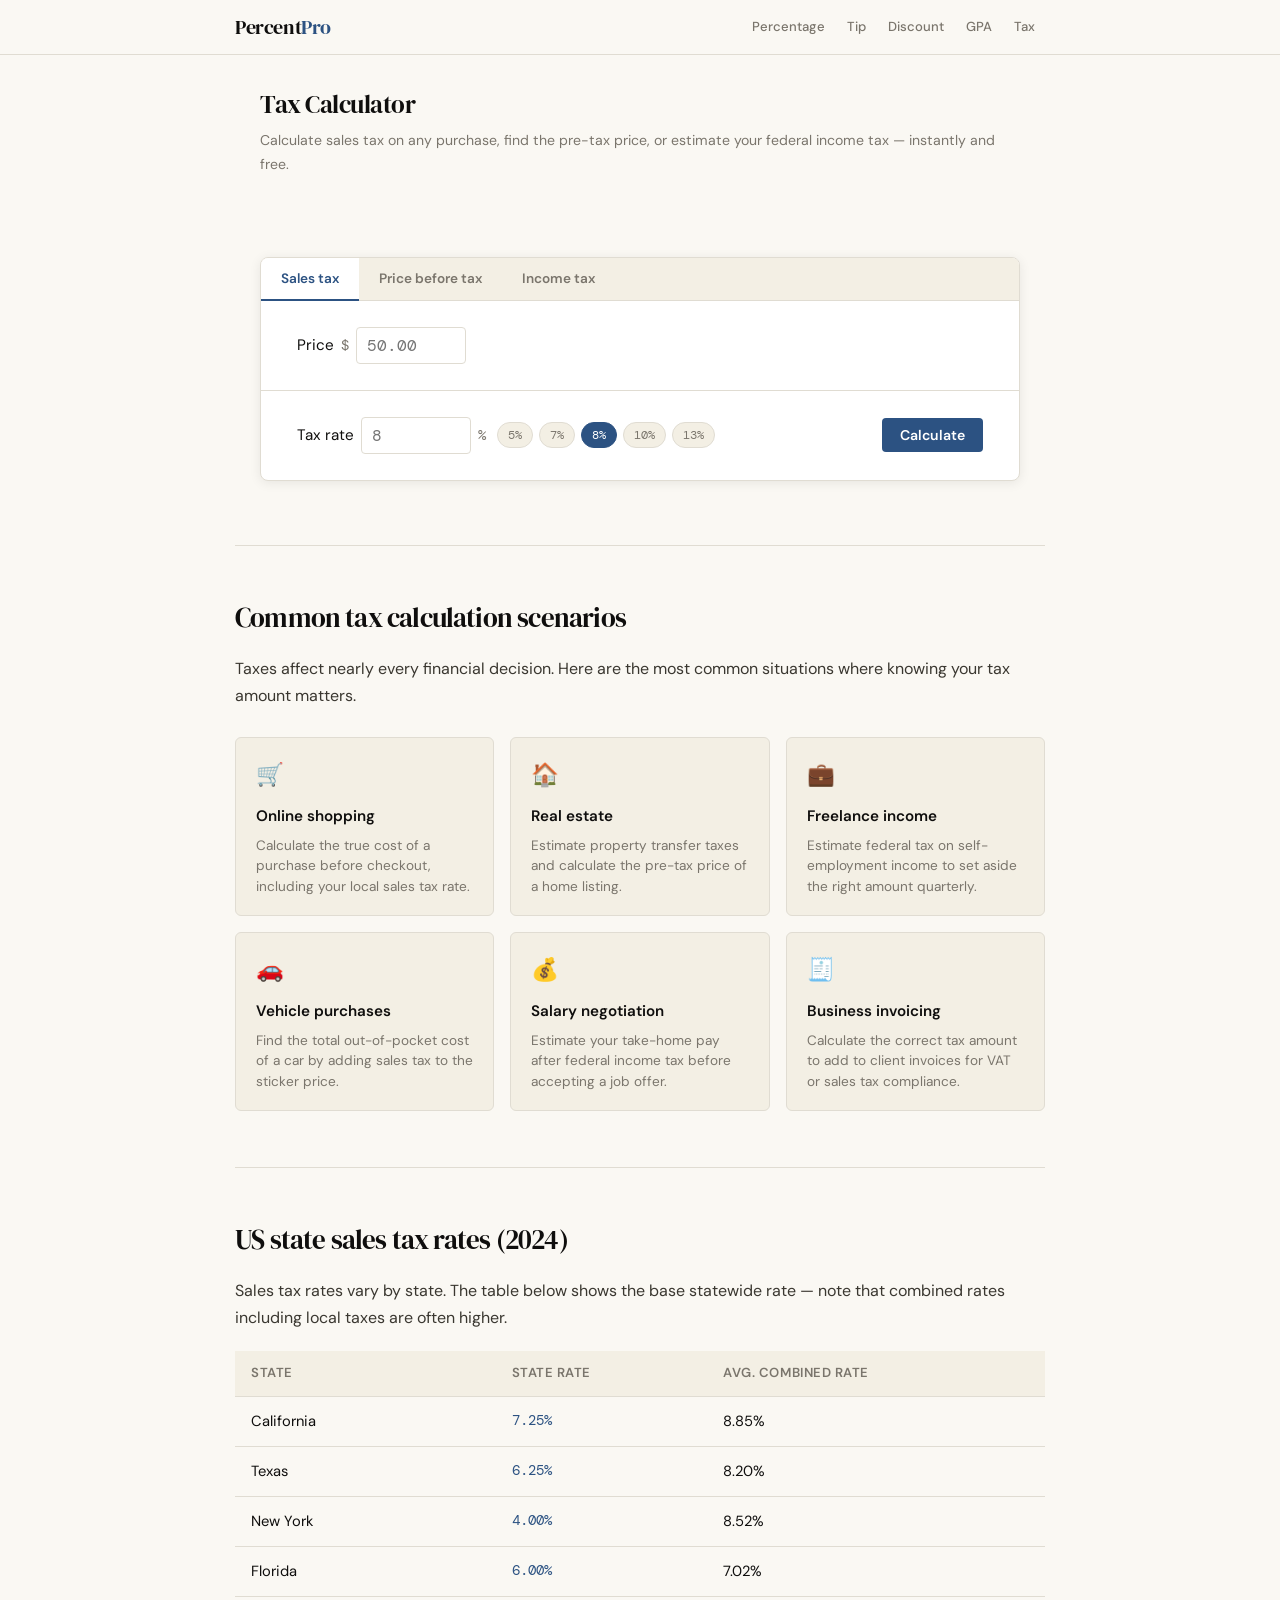
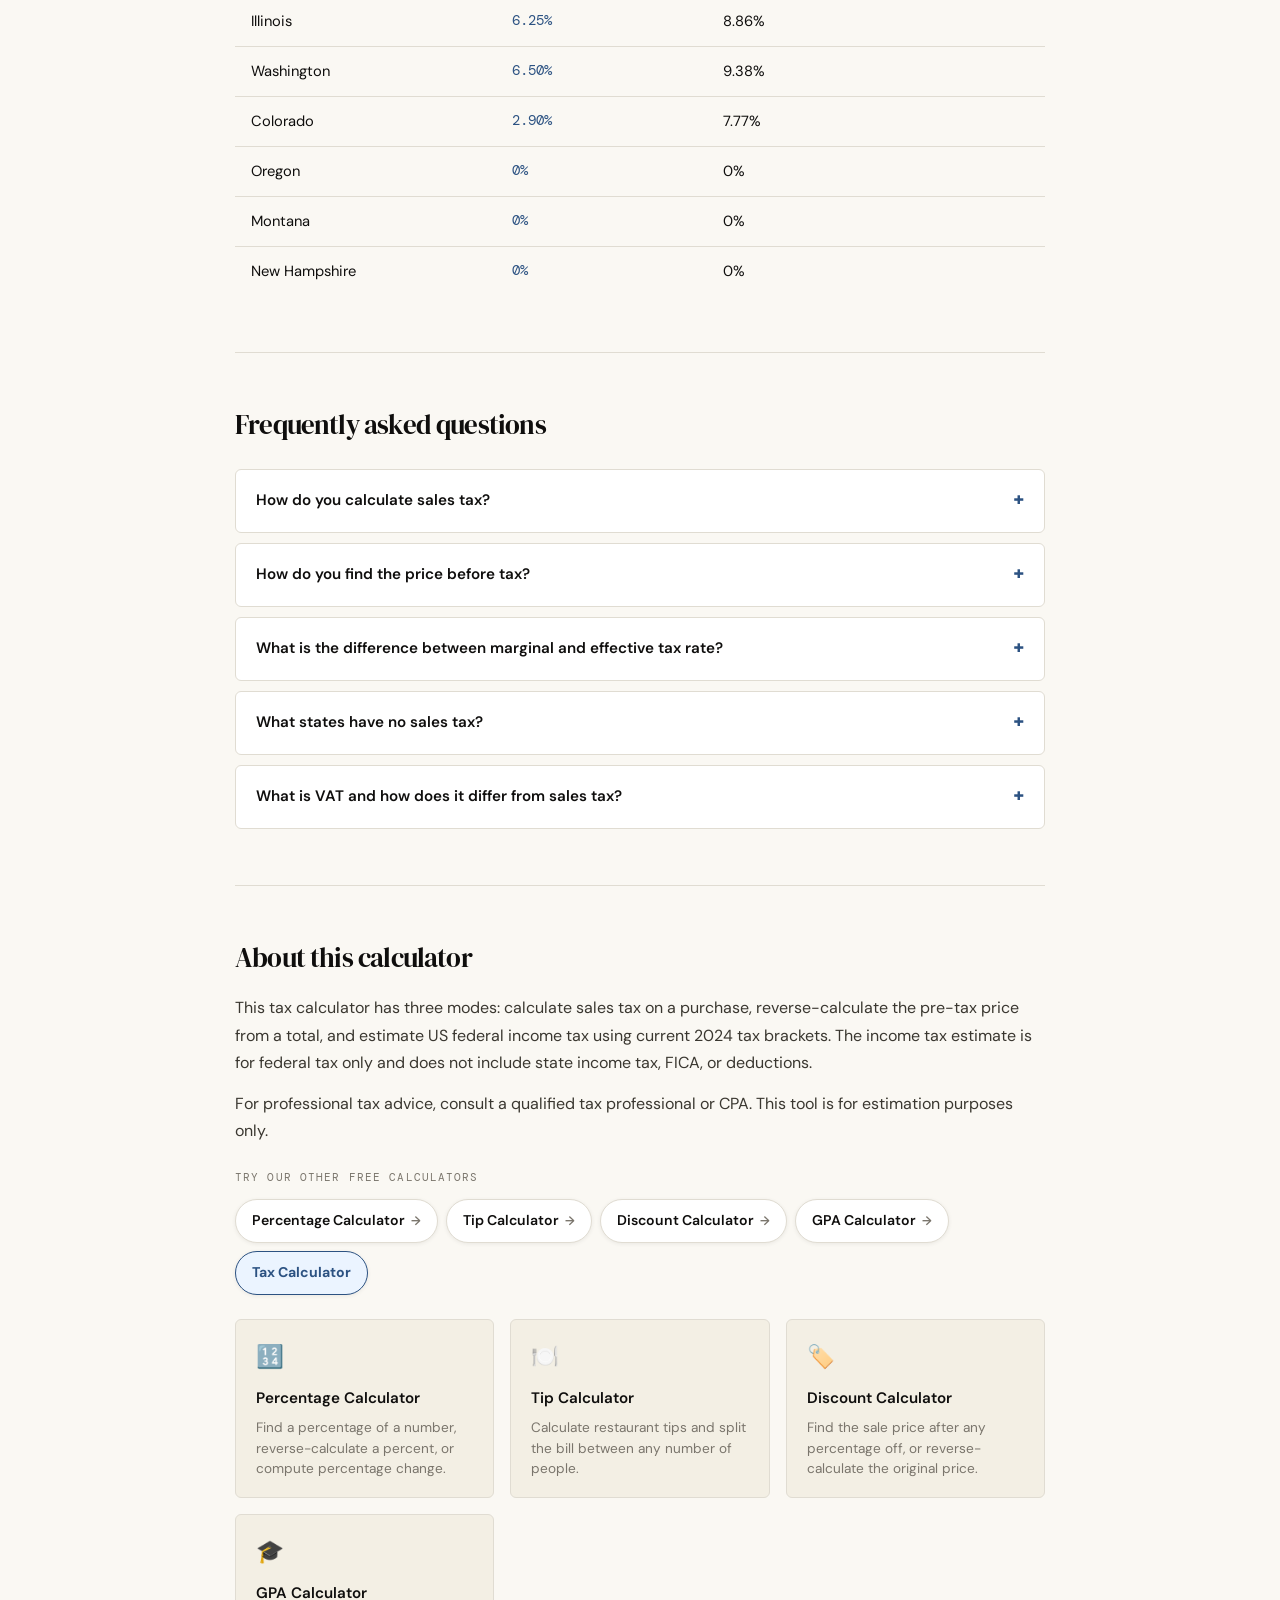
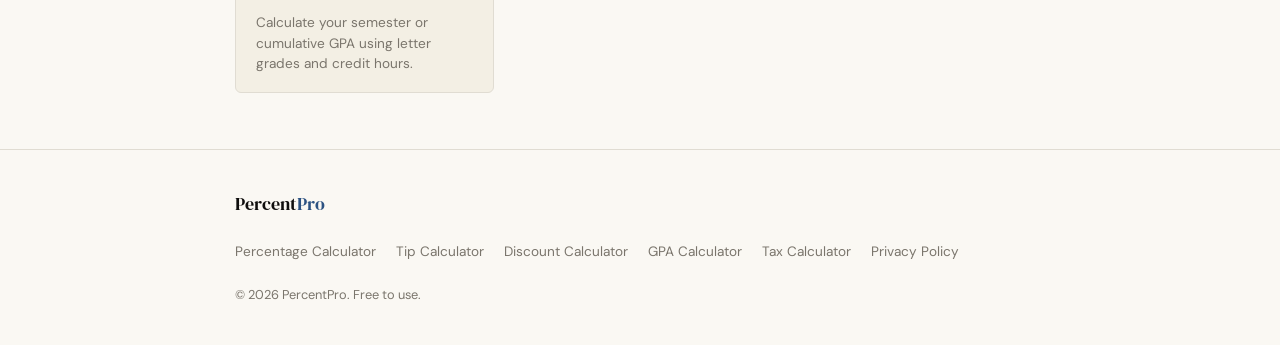
<file: tax-calculator/index.html>
<!DOCTYPE html>
<html lang="en">
<head>
  <meta charset="UTF-8" />
  <meta name="viewport" content="width=device-width, initial-scale=1.0" />

  <!-- Google AdSense -->
  <script async src="https://pagead2.googlesyndication.com/pagead/js/adsbygoogle.js?client=ca-pub-4549289362352187" crossorigin="anonymous"></script>

  <!-- Google tag (gtag.js) -->
  <script async src="https://www.googletagmanager.com/gtag/js?id=G-VN2H9R0Z1V"></script>
  <script>
    window.dataLayer = window.dataLayer || [];
    function gtag(){dataLayer.push(arguments);}
    gtag('js', new Date());
    gtag('config', 'G-VN2H9R0Z1V');
  </script>

  <!-- PRIMARY SEO -->
  <title>Tax Calculator — Calculate Sales Tax & Income Tax | PercentPro</title>
  <meta name="description" content="Free tax calculator — calculate sales tax on any purchase, or estimate your income tax. Find the price before or after tax instantly. No signup needed." />
  <meta name="keywords" content="tax calculator, sales tax calculator, income tax calculator, price after tax, price before tax, how to calculate tax, tax percentage calculator" />
  <link rel="canonical" href="https://percentpro.net/tax-calculator/" />

  <!-- OPEN GRAPH -->
  <meta property="og:type" content="website" />
  <meta property="og:title" content="Tax Calculator — Calculate Sales Tax & Income Tax" />
  <meta property="og:description" content="Free tax calculator. Calculate sales tax on purchases or estimate income tax. Find prices before and after tax instantly." />
  <meta property="og:url" content="https://percentpro.net/tax-calculator/" />
  <meta name="twitter:card" content="summary_large_image" />

  <!-- STRUCTURED DATA -->
  <script type="application/ld+json">
  {
    "@context": "https://schema.org",
    "@type": "WebApplication",
    "name": "Tax Calculator",
    "url": "https://percentpro.net/tax-calculator/",
    "applicationCategory": "UtilityApplication",
    "operatingSystem": "All",
    "offers": { "@type": "Offer", "price": "0", "priceCurrency": "USD" },
    "description": "A free online tax calculator with three modes: calculate sales tax on a purchase, find the pre-tax price from a post-tax amount, and estimate income tax.",
    "featureList": [
      "Calculate sales tax amount and total price",
      "Reverse-calculate price before tax",
      "Estimate income tax by bracket",
      "Supports any tax rate percentage"
    ]
  }
  </script>
  <script type="application/ld+json">
  {
    "@context": "https://schema.org",
    "@type": "FAQPage",
    "mainEntity": [
      {
        "@type": "Question",
        "name": "How do you calculate sales tax?",
        "acceptedAnswer": {
          "@type": "Answer",
          "text": "Multiply the price by the tax rate divided by 100. Formula: Tax = Price × (Tax Rate ÷ 100). Total = Price + Tax. Example: $50 item with 8% sales tax. Tax = $50 × 0.08 = $4.00. Total = $50 + $4 = $54.00."
        }
      },
      {
        "@type": "Question",
        "name": "How do you find the price before tax?",
        "acceptedAnswer": {
          "@type": "Answer",
          "text": "Divide the total price by (1 + tax rate). Formula: Pre-tax price = Total ÷ (1 + Tax Rate / 100). Example: Total price is $54 with 8% tax. Pre-tax = $54 ÷ 1.08 = $50.00."
        }
      },
      {
        "@type": "Question",
        "name": "What is the average US sales tax rate?",
        "acceptedAnswer": {
          "@type": "Answer",
          "text": "The average combined state and local sales tax rate in the United States is approximately 7.12% as of 2024. Rates vary significantly by state — from 0% in states like Oregon, Montana, and New Hampshire, to over 10% in some cities. California has the highest statewide rate at 7.25%, while combined rates in cities like Chicago and Seattle can exceed 10%."
        }
      },
      {
        "@type": "Question",
        "name": "How does income tax work in the US?",
        "acceptedAnswer": {
          "@type": "Answer",
          "text": "The US uses a progressive federal income tax system with brackets. You do not pay the highest rate on all your income — only on the portion that falls within each bracket. For example, if the 22% bracket starts at $44,725 and your income is $60,000, only the income above $44,725 is taxed at 22%. Income below that threshold is taxed at lower rates."
        }
      }
    ]
  }
  </script>

  <!-- FONTS -->
  <link rel="preconnect" href="https://fonts.googleapis.com" />
  <link href="https://fonts.googleapis.com/css2?family=DM+Serif+Display:ital@0;1&family=DM+Mono:wght@400;500&family=DM+Sans:wght@400;500;600&display=swap" rel="stylesheet" />

  <!-- SHARED STYLES -->
  <link rel="stylesheet" href="/styles/main.css" />

  <style>
    /* PAGE ACCENT — slate blue for Tax Calculator */
    :root {
      --accent: #2c5282;
      --accent-soft: #ebf4ff;
      --accent2: #b45309;
    }

    .hero { padding-top: 28px; padding-bottom: 24px; }
    .hero-sub { color: var(--muted); font-size: .88rem; }
    .calc-section { padding-top: 28px; padding-bottom: 36px; }

    .calc-card-box {
      background: #fff;
      border: 1.5px solid var(--rule);
      border-radius: 8px;
      box-shadow: var(--shadow);
      overflow: hidden;
      margin: 28px 0;
    }

    /* Tabs */
    .calc-tabs {
      display: flex;
      border-bottom: 1px solid var(--rule);
      background: var(--cream);
    }
    .calc-tab {
      font-family: var(--sans);
      font-size: .85rem;
      font-weight: 600;
      padding: 12px 20px;
      border: none;
      background: transparent;
      color: var(--muted);
      cursor: pointer;
      border-bottom: 2.5px solid transparent;
      margin-bottom: -1px;
      transition: all .15s;
    }
    .calc-tab.active { color: var(--accent); border-bottom-color: var(--accent); background: #fff; }
    .calc-panel { display: none; }
    .calc-panel.active { display: block; }

    /* Rows */
    .calc-rows { display: flex; flex-direction: column; }
    .calc-row {
      display: flex;
      align-items: center;
      justify-content: flex-start;
      gap: 10px;
      padding: 26px 36px;
      border-bottom: 1px solid var(--rule);
      flex-wrap: wrap;
    }
    .calc-row:last-child { border-bottom: none; }
    .expr { display: flex; flex-wrap: wrap; align-items: center; gap: 7px; flex: 0 1 auto; }
    .expr-label { color: var(--ink); white-space: nowrap; font-size: .95rem; }
    .currency-symbol { font-family: var(--mono); color: var(--muted); font-size: .9rem; }

    input[type="number"] {
      font-family: var(--mono);
      font-size: 1rem;
      width: 110px;
      padding: 7px 10px;
      border: 1.5px solid var(--rule);
      border-radius: var(--radius);
      background: #fff;
      color: var(--ink);
      outline: none;
      transition: border-color .15s;
      -moz-appearance: textfield;
    }
    input[type="number"]::-webkit-outer-spin-button,
    input[type="number"]::-webkit-inner-spin-button { -webkit-appearance: none; }
    input[type="number"]:focus { border-color: var(--accent); }

    /* Tax rate presets */
    .rate-presets {
      display: flex;
      gap: 6px;
      flex-wrap: wrap;
      margin-left: 4px;
    }
    .rate-preset {
      font-family: var(--mono);
      font-size: .78rem;
      padding: 4px 10px;
      border-radius: 99px;
      border: 1.5px solid var(--rule);
      background: var(--cream);
      color: var(--muted);
      cursor: pointer;
      transition: all .15s;
    }
    .rate-preset:hover, .rate-preset.active {
      background: var(--accent);
      color: #fff;
      border-color: var(--accent);
    }

    .calc-right { display: flex; align-items: center; gap: 8px; flex-shrink: 0; margin-left: auto; }
    .result-field {
      font-family: var(--mono);
      font-size: 1rem;
      width: 120px;
      padding: 7px 10px;
      border: 1.5px solid var(--rule);
      border-radius: var(--radius);
      background: var(--accent-soft);
      color: var(--accent);
      font-weight: 600;
      pointer-events: none;
      user-select: all;
    }
    .btn-calc {
      font-family: var(--sans);
      font-size: .88rem;
      font-weight: 600;
      padding: 8px 18px;
      border-radius: var(--radius);
      border: none;
      cursor: pointer;
      background: var(--accent);
      color: #fff;
      transition: opacity .15s;
      white-space: nowrap;
    }
    .btn-calc:hover { opacity: .85; }
    .btn-calc:active { opacity: 1; }

    /* Results summary */
    .results-summary {
      margin: 0 36px 24px;
      background: var(--accent-soft);
      border: 1.5px solid #bee3f8;
      border-radius: 6px;
      padding: 20px 24px;
      display: none;
      grid-template-columns: repeat(3, 1fr);
      gap: 16px;
    }
    .results-summary.visible { display: grid; }
    .summary-item { text-align: center; }
    .summary-value { font-family: var(--mono); font-size: 1.4rem; font-weight: 600; color: var(--accent); display: block; }
    .summary-label { font-size: .78rem; color: var(--muted); margin-top: 4px; display: block; }

    /* Income tax brackets */
    .bracket-table { width: 100%; border-collapse: collapse; margin-top: 20px; font-size: .9rem; }
    .bracket-table th {
      background: var(--cream);
      text-align: left;
      padding: 10px 14px;
      font-weight: 600;
      font-size: .78rem;
      letter-spacing: .04em;
      text-transform: uppercase;
      color: var(--muted);
      border-bottom: 1.5px solid var(--rule);
    }
    .bracket-table td { padding: 10px 14px; border-bottom: 1px solid var(--rule); }
    .bracket-table tr:last-child td { border-bottom: none; }
    .bracket-table tr.active-bracket { background: var(--accent-soft); font-weight: 600; }
    .bracket-table td:nth-child(3) { font-family: var(--mono); color: var(--accent); }

    .income-result {
      margin: 0 36px 24px;
      background: var(--accent-soft);
      border: 1.5px solid #bee3f8;
      border-radius: 6px;
      padding: 20px 24px;
      display: none;
    }
    .income-result.visible { display: grid; grid-template-columns: repeat(2, 1fr); gap: 16px; }
    .income-result .summary-item { text-align: center; }

    /* Calculator pills */
    .calc-pills-wrap { margin-top: 24px; }
    .calc-pills-label { font-family: var(--mono); font-size: .7rem; letter-spacing: .1em; text-transform: uppercase; color: var(--muted); margin-bottom: 12px; }
    .calc-pills { display: flex; flex-wrap: wrap; gap: 8px; }
    .calc-pill { font-family: var(--sans); font-size: .88rem; font-weight: 600; padding: 9px 16px; border-radius: 99px; border: 1.5px solid var(--rule); background: #fff; color: var(--ink); text-decoration: none; transition: all .15s; white-space: nowrap; display: inline-flex; align-items: center; gap: 6px; box-shadow: 0 1px 4px rgba(15,14,13,.07); }
    .calc-pill::after { content: '→'; font-size: .78rem; color: var(--muted); transition: transform .15s, color .15s; }
    .calc-pill:hover { border-color: var(--accent); color: var(--accent); background: var(--accent-soft); text-decoration: none; }
    .calc-pill:hover::after { color: var(--accent); transform: translateX(3px); }
    .calc-pill.active { border-color: var(--accent); color: var(--accent); background: var(--accent-soft); font-weight: 700; cursor: default; }
    .calc-pill.active::after { display: none; }

    @media (max-width: 720px) {
      .hero { padding-top: 20px; padding-bottom: 16px; }
      .calc-section { padding-top: 0; padding-bottom: 28px; }
      .calc-card-box { margin: 16px 0; border-radius: 6px; }
      .calc-row { flex-direction: column; align-items: flex-start; gap: 10px; padding: 18px 16px; }
      .expr { gap: 6px; width: 100%; }
      input[type="number"] { width: 88px; font-size: .92rem; }
      .calc-right { margin-left: 0; width: 100%; justify-content: flex-start; gap: 8px; }
      .btn-calc { display: block; }
      .result-field { flex: 1; min-width: 0; }
      .results-summary { margin: 0 16px 20px; grid-template-columns: 1fr 1fr; }
      .results-summary .summary-item:last-child { grid-column: span 2; }
      .income-result { margin: 0 16px 20px; }
      .calc-tab { padding: 10px 14px; font-size: .8rem; }
      .bracket-table th:nth-child(2), .bracket-table td:nth-child(2) { display: none; }
    }
    @media (max-width: 400px) {
      .results-summary { grid-template-columns: 1fr; }
      .results-summary .summary-item:last-child { grid-column: span 1; }
      input[type="number"] { width: 76px; }
    }
  </style>
</head>
<body>

<!-- HEADER (shared) -->
<script src="/components/header.js"></script>


<main>

<!-- HERO -->
<section class="hero wrap" aria-label="Page introduction">
  <h1>Tax Calculator</h1>
  <p class="hero-sub">Calculate sales tax on any purchase, find the pre-tax price, or estimate your federal income tax — instantly and free.</p>
</section>

<!-- CALCULATORS -->
<section class="calc-section wrap" aria-label="Tax calculators">
  <div class="calc-card-box">

    <div class="calc-tabs" role="tablist">
      <button class="calc-tab active" onclick="switchTab('sales-tax')">Sales tax</button>
      <button class="calc-tab" onclick="switchTab('pre-tax')">Price before tax</button>
      <button class="calc-tab" onclick="switchTab('income-tax')">Income tax</button>
    </div>

    <!-- Panel 1: Sales tax -->
    <div class="calc-panel active" id="panel-sales-tax">
      <div class="calc-rows">
        <div class="calc-row" role="group" aria-label="Price before tax">
          <div class="expr">
            <span class="expr-label">Price</span>
            <span class="currency-symbol">$</span>
            <input type="number" id="price" placeholder="50.00" step="0.01" min="0" aria-label="Price" />
          </div>
        </div>
        <div class="calc-row" role="group" aria-label="Tax rate">
          <div class="expr">
            <span class="expr-label">Tax rate</span>
            <input type="number" id="tax-rate" placeholder="8" step="0.01" min="0" max="100" aria-label="Tax rate" />
            <span class="currency-symbol">%</span>
            <div class="rate-presets">
              <button class="rate-preset" onclick="setRate(5)">5%</button>
              <button class="rate-preset" onclick="setRate(7)">7%</button>
              <button class="rate-preset active" onclick="setRate(8)">8%</button>
              <button class="rate-preset" onclick="setRate(10)">10%</button>
              <button class="rate-preset" onclick="setRate(13)">13%</button>
            </div>
          </div>
          <div class="calc-right">
            <button class="btn-calc" onclick="calcSalesTax()">Calculate</button>
          </div>
        </div>
      </div>
      <div class="results-summary" id="summary-sales">
        <div class="summary-item"><span class="summary-value" id="tax-amount">—</span><span class="summary-label">Tax amount</span></div>
        <div class="summary-item"><span class="summary-value" id="total-price">—</span><span class="summary-label">Total price</span></div>
        <div class="summary-item"><span class="summary-value" id="pre-tax-display">—</span><span class="summary-label">Pre-tax price</span></div>
      </div>
    </div>

    <!-- Panel 2: Pre-tax price -->
    <div class="calc-panel" id="panel-pre-tax">
      <div class="calc-rows">
        <div class="calc-row" role="group" aria-label="Total price including tax">
          <div class="expr">
            <span class="expr-label">Total price (with tax)</span>
            <span class="currency-symbol">$</span>
            <input type="number" id="total-with-tax" placeholder="54.00" step="0.01" min="0" aria-label="Total price with tax" />
          </div>
        </div>
        <div class="calc-row" role="group" aria-label="Tax rate">
          <div class="expr">
            <span class="expr-label">Tax rate</span>
            <input type="number" id="tax-rate-2" placeholder="8" step="0.01" min="0" max="99" aria-label="Tax rate" />
            <span class="currency-symbol">%</span>
          </div>
          <div class="calc-right">
            <button class="btn-calc" onclick="calcPreTax()">Calculate</button>
          </div>
        </div>
      </div>
      <div class="results-summary" id="summary-pretax">
        <div class="summary-item"><span class="summary-value" id="pretax-result">—</span><span class="summary-label">Pre-tax price</span></div>
        <div class="summary-item"><span class="summary-value" id="pretax-tax-amount">—</span><span class="summary-label">Tax amount</span></div>
      </div>
    </div>

    <!-- Panel 3: Income tax -->
    <div class="calc-panel" id="panel-income-tax">
      <div class="calc-rows">
        <div class="calc-row" role="group" aria-label="Annual income">
          <div class="expr">
            <span class="expr-label">Annual income</span>
            <span class="currency-symbol">$</span>
            <input type="number" id="income" placeholder="60000" step="1000" min="0" aria-label="Annual income" />
          </div>
        </div>
        <div class="calc-row" role="group" aria-label="Filing status">
          <div class="expr">
            <span class="expr-label">Filing status</span>
            <select id="filing-status" style="font-family:var(--mono);font-size:.92rem;padding:7px 10px;border:1.5px solid var(--rule);border-radius:var(--radius);background:#fff;color:var(--ink);outline:none;cursor:pointer;" aria-label="Filing status">
              <option value="single">Single</option>
              <option value="married">Married filing jointly</option>
              <option value="head">Head of household</option>
            </select>
          </div>
          <div class="calc-right">
            <button class="btn-calc" onclick="calcIncomeTax()">Calculate</button>
          </div>
        </div>
      </div>
      <div class="income-result" id="income-result">
        <div class="summary-item"><span class="summary-value" id="est-tax">—</span><span class="summary-label">Estimated federal tax</span></div>
        <div class="summary-item"><span class="summary-value" id="eff-rate">—</span><span class="summary-label">Effective tax rate</span></div>
        <div class="summary-item"><span class="summary-value" id="after-tax">—</span><span class="summary-label">After-tax income</span></div>
        <div class="summary-item"><span class="summary-value" id="marginal-rate">—</span><span class="summary-label">Marginal tax rate</span></div>
      </div>
    </div>

</section>

<!-- USE CASES -->
<hr class="section-divider" />
<section class="content-section wrap" aria-labelledby="uses-heading">
  <h2 class="section-heading" id="uses-heading">Common tax calculation scenarios</h2>
  <p>Taxes affect nearly every financial decision. Here are the most common situations where knowing your tax amount matters.</p>
    <div class="use-cases">
      <div class="use-case-card"><div class="use-case-icon">🛒</div><div class="use-case-title">Online shopping</div><p class="use-case-desc">Calculate the true cost of a purchase before checkout, including your local sales tax rate.</p></div>
      <div class="use-case-card"><div class="use-case-icon">🏠</div><div class="use-case-title">Real estate</div><p class="use-case-desc">Estimate property transfer taxes and calculate the pre-tax price of a home listing.</p></div>
      <div class="use-case-card"><div class="use-case-icon">💼</div><div class="use-case-title">Freelance income</div><p class="use-case-desc">Estimate federal tax on self-employment income to set aside the right amount quarterly.</p></div>
      <div class="use-case-card"><div class="use-case-icon">🚗</div><div class="use-case-title">Vehicle purchases</div><p class="use-case-desc">Find the total out-of-pocket cost of a car by adding sales tax to the sticker price.</p></div>
      <div class="use-case-card"><div class="use-case-icon">💰</div><div class="use-case-title">Salary negotiation</div><p class="use-case-desc">Estimate your take-home pay after federal income tax before accepting a job offer.</p></div>
      <div class="use-case-card"><div class="use-case-icon">🧾</div><div class="use-case-title">Business invoicing</div><p class="use-case-desc">Calculate the correct tax amount to add to client invoices for VAT or sales tax compliance.</p></div>
    </div>
  </div>
</section>


<!-- US Sales Tax by State -->
<section class="content-section wrap" aria-labelledby="rates-heading">
  <h2 class="section-heading" id="rates-heading">US state sales tax rates (2024)</h2>
  <p>Sales tax rates vary by state. The table below shows the base statewide rate — note that combined rates including local taxes are often higher.</p>
  <table class="formula-table" role="table" aria-label="US state sales tax rates">
    <thead>
      <tr>
        <th scope="col">State</th>
        <th scope="col">State rate</th>
        <th scope="col">Avg. combined rate</th>
      </tr>
    </thead>
    <tbody>
      <tr><td>California</td><td>7.25%</td><td>8.85%</td></tr>
      <tr><td>Texas</td><td>6.25%</td><td>8.20%</td></tr>
      <tr><td>New York</td><td>4.00%</td><td>8.52%</td></tr>
      <tr><td>Florida</td><td>6.00%</td><td>7.02%</td></tr>
      <tr><td>Illinois</td><td>6.25%</td><td>8.86%</td></tr>
      <tr><td>Washington</td><td>6.50%</td><td>9.38%</td></tr>
      <tr><td>Colorado</td><td>2.90%</td><td>7.77%</td></tr>
      <tr><td>Oregon</td><td>0%</td><td>0%</td></tr>
      <tr><td>Montana</td><td>0%</td><td>0%</td></tr>
      <tr><td>New Hampshire</td><td>0%</td><td>0%</td></tr>
    </tbody>
  </table>
</section>

<!-- FAQ -->
<hr class="section-divider" />
<section class="content-section wrap" aria-labelledby="faq-heading">
  <h2 class="section-heading" id="faq-heading">Frequently asked questions</h2>
  <div class="faq-list">
    <details>
      <summary>How do you calculate sales tax?</summary>
      <div class="faq-body">
        <p>Multiply the price by the tax rate divided by 100: <code>Tax = Price × (Rate ÷ 100)</code>.</p>
        <p><strong>Example:</strong> $50 item at 8% tax: <code>$50 × 0.08 = $4.00 tax</code>. Total = <code>$50 + $4 = $54.00</code>.</p>
      </div>
    </details>
    <details>
      <summary>How do you find the price before tax?</summary>
      <div class="faq-body">
        <p>Divide the total (tax-inclusive) price by (1 + tax rate): <code>Pre-tax = Total ÷ (1 + Rate/100)</code>.</p>
        <p><strong>Example:</strong> Total is $54 with 8% tax: <code>$54 ÷ 1.08 = $50.00</code>.</p>
      </div>
    </details>
    <details>
      <summary>What is the difference between marginal and effective tax rate?</summary>
      <div class="faq-body">
        <p>Your <strong>marginal tax rate</strong> is the rate applied to your last dollar of income — the highest bracket you fall into. Your <strong>effective tax rate</strong> is the average rate across all your income, calculated by dividing total tax paid by total income.</p>
        <p>Example: If your marginal rate is 22% but your effective rate is 14%, you're only actually paying 14 cents in tax for every dollar earned overall.</p>
      </div>
    </details>
    <details>
      <summary>What states have no sales tax?</summary>
      <div class="faq-body">
        <p>Five US states have no statewide sales tax: <strong>Oregon, Montana, New Hampshire, Delaware, and Alaska</strong>. However, Alaska allows local jurisdictions to impose sales taxes, so some Alaskan cities do charge sales tax.</p>
      </div>
    </details>
    <details>
      <summary>What is VAT and how does it differ from sales tax?</summary>
      <div class="faq-body">
        <p><strong>VAT (Value Added Tax)</strong> is collected at every stage of production and distribution, with each business paying tax on the value they add. <strong>Sales tax</strong> is collected only at the final point of sale to the consumer. Both result in a similar final price to the consumer, but VAT is used in most countries outside the US, while sales tax is the US system.</p>
      </div>
    </details>
  </div>
</section>

<!-- ABOUT -->
<hr class="section-divider" />
<section class="content-section wrap" aria-labelledby="about-heading">
  <h2 class="section-heading" id="about-heading">About this calculator</h2>
  <p>This tax calculator has three modes: calculate sales tax on a purchase, reverse-calculate the pre-tax price from a total, and estimate US federal income tax using current 2024 tax brackets. The income tax estimate is for federal tax only and does not include state income tax, FICA, or deductions.</p>
  <p>For professional tax advice, consult a qualified tax professional or CPA. This tool is for estimation purposes only.</p>

  <nav class="calc-pills-wrap" aria-label="Calculator pages">
    <p class="calc-pills-label">Try our other free calculators</p>
    <div class="calc-pills">
      <a href="/" class="calc-pill">Percentage Calculator</a>
      <a href="/tip-calculator" class="calc-pill">Tip Calculator</a>
      <a href="/discount-calculator" class="calc-pill">Discount Calculator</a>
      <a href="/gpa-calculator" class="calc-pill">GPA Calculator</a>
      <a href="/tax-calculator" class="calc-pill active">Tax Calculator</a>
    </div>
  </nav>
  <div class="use-cases" style="margin-top:24px;">
    <a href="/" class="use-case-card" style="text-decoration:none;color:inherit;display:block;">
      <div class="use-case-icon">🔢</div>
      <div class="use-case-title">Percentage Calculator</div>
      <p class="use-case-desc">Find a percentage of a number, reverse-calculate a percent, or compute percentage change.</p>
    </a>
    <a href="/tip-calculator" class="use-case-card" style="text-decoration:none;color:inherit;display:block;">
      <div class="use-case-icon">🍽️</div>
      <div class="use-case-title">Tip Calculator</div>
      <p class="use-case-desc">Calculate restaurant tips and split the bill between any number of people.</p>
    </a>
    <a href="/discount-calculator" class="use-case-card" style="text-decoration:none;color:inherit;display:block;">
      <div class="use-case-icon">🏷️</div>
      <div class="use-case-title">Discount Calculator</div>
      <p class="use-case-desc">Find the sale price after any percentage off, or reverse-calculate the original price.</p>
    </a>
    <a href="/gpa-calculator" class="use-case-card" style="text-decoration:none;color:inherit;display:block;">
      <div class="use-case-icon">🎓</div>
      <div class="use-case-title">GPA Calculator</div>
      <p class="use-case-desc">Calculate your semester or cumulative GPA using letter grades and credit hours.</p>
    </a>
  </div>
</section>

</main>

<!-- FOOTER (shared) -->
<script src="/components/footer.js"></script>

<!-- CALCULATOR LOGIC -->
<script>
  // 2024 Federal income tax brackets
  const BRACKETS = {
    single: [
      { min: 0,       max: 11600,  rate: 0.10 },
      { min: 11600,   max: 47150,  rate: 0.12 },
      { min: 47150,   max: 100525, rate: 0.22 },
      { min: 100525,  max: 191950, rate: 0.24 },
      { min: 191950,  max: 243725, rate: 0.32 },
      { min: 243725,  max: 609350, rate: 0.35 },
      { min: 609350,  max: Infinity, rate: 0.37 }
    ],
    married: [
      { min: 0,       max: 23200,  rate: 0.10 },
      { min: 23200,   max: 94300,  rate: 0.12 },
      { min: 94300,   max: 201050, rate: 0.22 },
      { min: 201050,  max: 383900, rate: 0.24 },
      { min: 383900,  max: 487450, rate: 0.32 },
      { min: 487450,  max: 731200, rate: 0.35 },
      { min: 731200,  max: Infinity, rate: 0.37 }
    ],
    head: [
      { min: 0,       max: 16550,  rate: 0.10 },
      { min: 16550,   max: 63100,  rate: 0.12 },
      { min: 63100,   max: 100500, rate: 0.22 },
      { min: 100500,  max: 191950, rate: 0.24 },
      { min: 191950,  max: 243700, rate: 0.32 },
      { min: 243700,  max: 609350, rate: 0.35 },
      { min: 609350,  max: Infinity, rate: 0.37 }
    ]
  };

  function fmtCurrency(n) { return '$' + parseFloat(n).toFixed(2).replace(/\B(?=(\d{3})+(?!\d))/g, ','); }
  function fmtPct(n) { return parseFloat(n.toFixed(2)) + '%'; }

  function switchTab(tab) {
    const tabs = ['sales-tax','pre-tax','income-tax'];
    document.querySelectorAll('.calc-tab').forEach((t, i) => {
      t.classList.toggle('active', tabs[i] === tab);
    });
    document.querySelectorAll('.calc-panel').forEach(p => p.classList.remove('active'));
    document.getElementById('panel-' + tab).classList.add('active');
  }

  function setRate(rate) {
    document.getElementById('tax-rate').value = rate;
    document.querySelectorAll('.rate-preset').forEach(btn => {
      btn.classList.toggle('active', btn.textContent === rate + '%');
    });
    calcSalesTax();
  }

  function calcSalesTax() {
    const price = parseFloat(document.getElementById('price').value);
    const rate  = parseFloat(document.getElementById('tax-rate').value);
    const s     = document.getElementById('summary-sales');
    if (isNaN(price) || isNaN(rate)) { s.classList.remove('visible'); return; }
    const tax   = price * (rate / 100);
    const total = price + tax;
    document.getElementById('tax-amount').textContent    = fmtCurrency(tax);
    document.getElementById('total-price').textContent   = fmtCurrency(total);
    document.getElementById('pre-tax-display').textContent = fmtCurrency(price);
    s.classList.add('visible');
  }

  function calcPreTax() {
    const total = parseFloat(document.getElementById('total-with-tax').value);
    const rate  = parseFloat(document.getElementById('tax-rate-2').value);
    const s     = document.getElementById('summary-pretax');
    if (isNaN(total) || isNaN(rate) || rate >= 100) { s.classList.remove('visible'); return; }
    const pre = total / (1 + rate / 100);
    const tax = total - pre;
    document.getElementById('pretax-result').textContent    = fmtCurrency(pre);
    document.getElementById('pretax-tax-amount').textContent = fmtCurrency(tax);
    s.classList.add('visible');
  }

  function calcIncomeTax() {
    const income = parseFloat(document.getElementById('income').value);
    const status = document.getElementById('filing-status').value;
    const s      = document.getElementById('income-result');
    if (isNaN(income) || income < 0) { s.classList.remove('visible'); return; }

    const brackets = BRACKETS[status];
    let tax = 0;
    let marginalRate = 0;

    for (const b of brackets) {
      if (income <= b.min) break;
      const taxable = Math.min(income, b.max) - b.min;
      tax += taxable * b.rate;
      if (income > b.min) marginalRate = b.rate;
    }

    const effectiveRate = income > 0 ? (tax / income) * 100 : 0;
    const afterTax = income - tax;

    document.getElementById('est-tax').textContent    = fmtCurrency(tax);
    document.getElementById('eff-rate').textContent   = fmtPct(effectiveRate);
    document.getElementById('after-tax').textContent  = fmtCurrency(afterTax);
    document.getElementById('marginal-rate').textContent = fmtPct(marginalRate * 100);
    s.classList.add('visible');
  }

  // Live calc
  ['price','tax-rate'].forEach(id => document.getElementById(id).addEventListener('input', calcSalesTax));
  ['total-with-tax','tax-rate-2'].forEach(id => document.getElementById(id).addEventListener('input', calcPreTax));
  ['income'].forEach(id => document.getElementById(id).addEventListener('input', calcIncomeTax));
  document.getElementById('filing-status').addEventListener('change', calcIncomeTax);

  document.addEventListener('keydown', e => {
    if (e.key === 'Enter') document.activeElement.blur();
  });
</script>

</body>
</html>
</file>
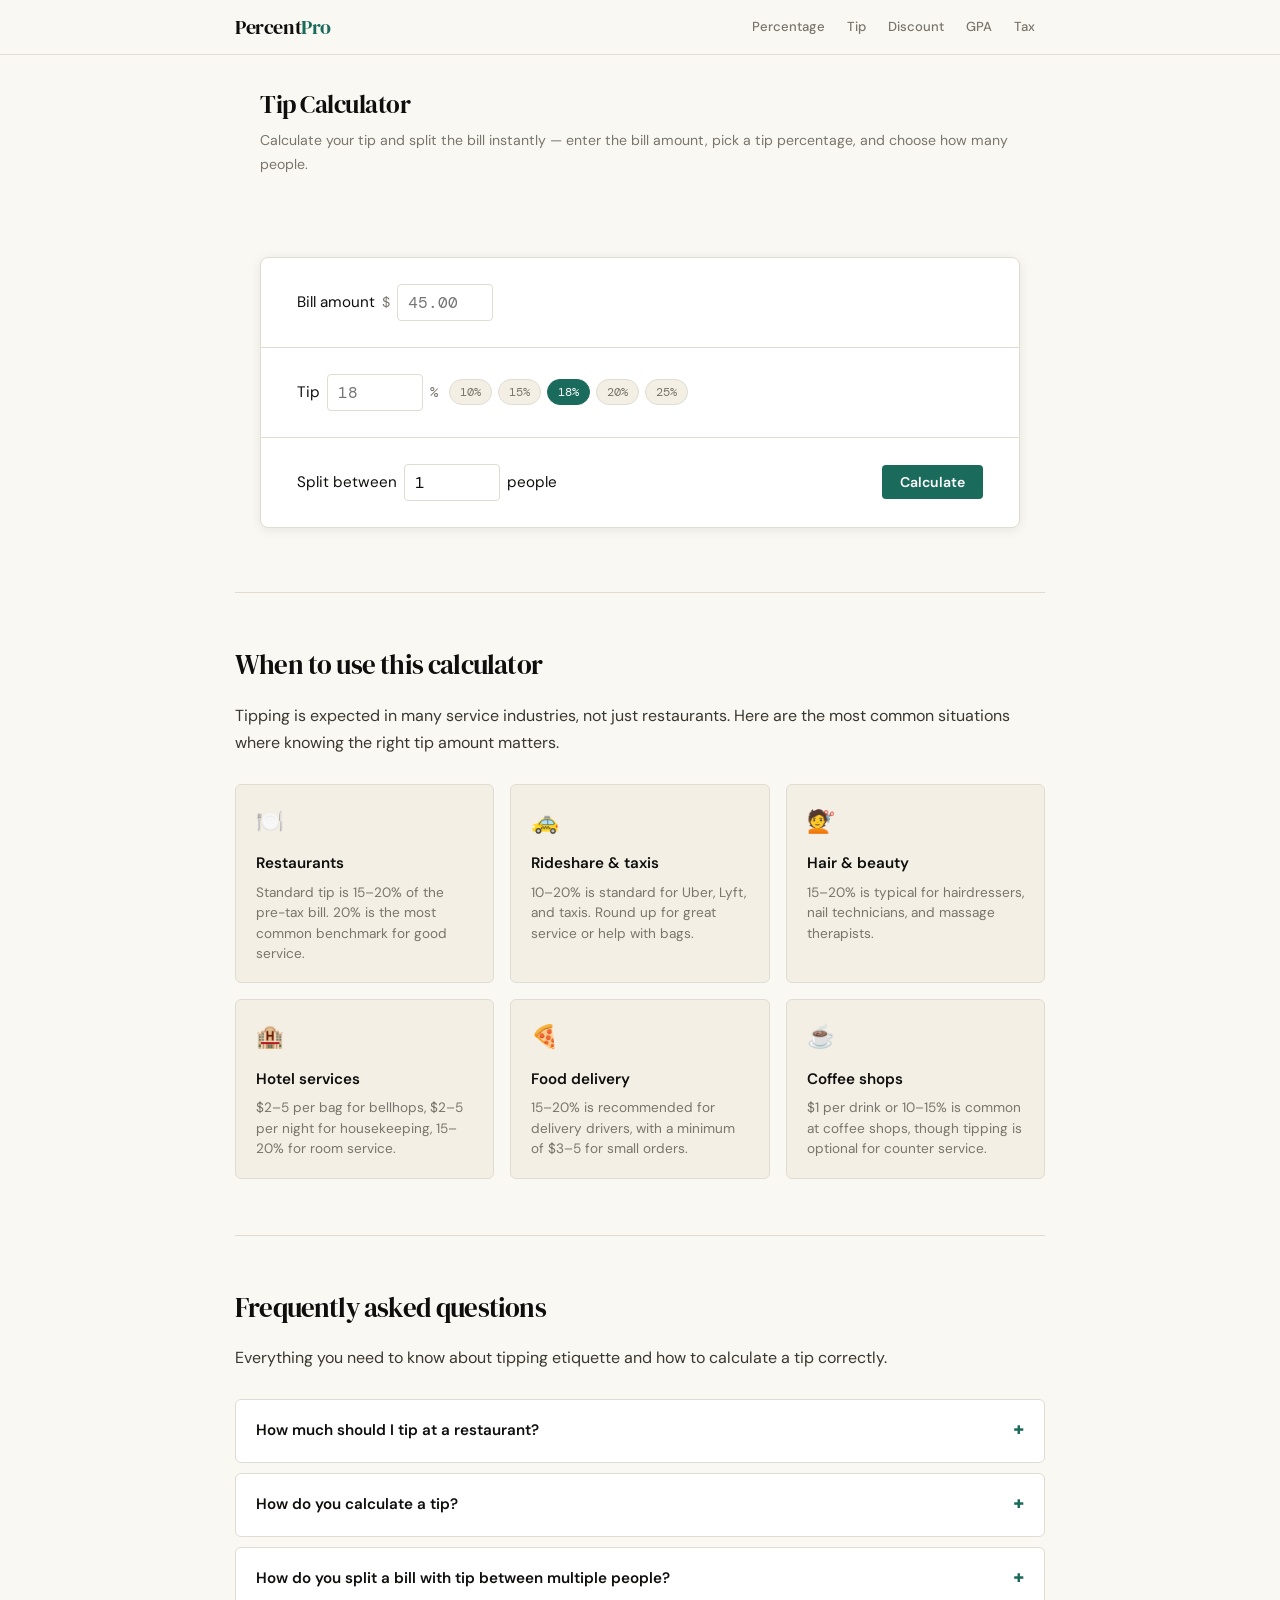
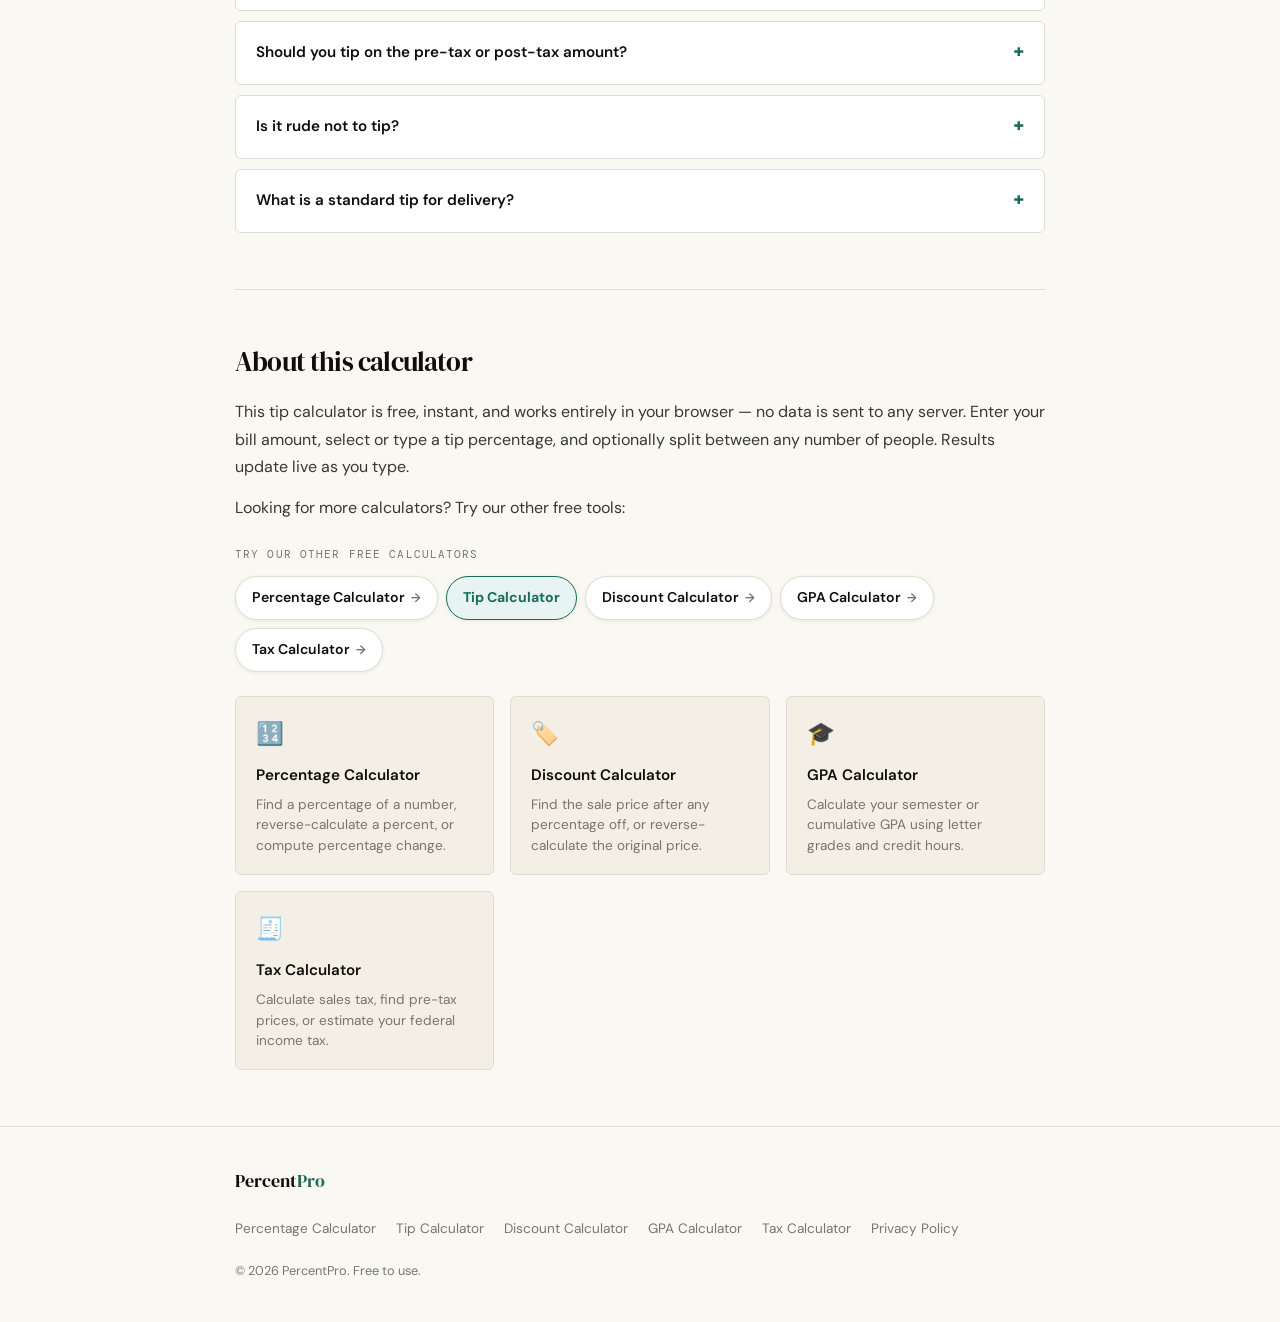
<file: tip-calculator/index.html>
<!DOCTYPE html>
<html lang="en">
<head>
  <meta charset="UTF-8" />
  <meta name="viewport" content="width=device-width, initial-scale=1.0" />

  <!-- Google AdSense -->
  <script async src="https://pagead2.googlesyndication.com/pagead/js/adsbygoogle.js?client=ca-pub-4549289362352187" crossorigin="anonymous"></script>

  <!-- Google tag (gtag.js) -->
  <script async src="https://www.googletagmanager.com/gtag/js?id=G-VN2H9R0Z1V"></script>
  <script>
    window.dataLayer = window.dataLayer || [];
    function gtag(){dataLayer.push(arguments);}
    gtag('js', new Date());
    gtag('config', 'G-VN2H9R0Z1V');
  </script>

  <!-- PRIMARY SEO -->
  <title>Tip Calculator — How Much Should I Tip? | PercentPro</title>
  <meta name="description" content="Free tip calculator — instantly calculate how much to tip at a restaurant. Split the bill between multiple people. Works for 15%, 18%, 20% and any custom tip." />
  <meta name="keywords" content="tip calculator, how much to tip, restaurant tip calculator, split bill calculator, tip percentage calculator, gratuity calculator" />
  <link rel="canonical" href="https://percentpro.net/tip-calculator/" />

  <!-- OPEN GRAPH -->
  <meta property="og:type" content="website" />
  <meta property="og:title" content="Tip Calculator — How Much Should I Tip?" />
  <meta property="og:description" content="Free tip calculator. Calculate restaurant tips instantly and split between any number of people." />
  <meta property="og:url" content="https://percentpro.net/tip-calculator/" />
  <meta name="twitter:card" content="summary_large_image" />

  <!-- STRUCTURED DATA -->
  <script type="application/ld+json">
  {
    "@context": "https://schema.org",
    "@type": "WebApplication",
    "name": "Tip Calculator",
    "url": "https://percentpro.net/tip-calculator/",
    "applicationCategory": "UtilityApplication",
    "operatingSystem": "All",
    "offers": { "@type": "Offer", "price": "0", "priceCurrency": "USD" },
    "description": "A free online tip calculator. Enter your bill amount, choose a tip percentage, and optionally split between multiple people.",
    "featureList": [
      "Calculate tip amount from bill total",
      "Calculate total bill including tip",
      "Split bill and tip between multiple people"
    ]
  }
  </script>
  <script type="application/ld+json">
  {
    "@context": "https://schema.org",
    "@type": "FAQPage",
    "mainEntity": [
      {
        "@type": "Question",
        "name": "How much should I tip at a restaurant?",
        "acceptedAnswer": {
          "@type": "Answer",
          "text": "The standard restaurant tip in the United States is 15% to 20% of the pre-tax bill. 15% is considered a standard tip, 18% is good service, and 20% or more is for excellent service. In other countries, tipping customs vary — in Japan tipping is not customary, while in the UK 10-15% is typical."
        }
      },
      {
        "@type": "Question",
        "name": "How do you calculate a tip?",
        "acceptedAnswer": {
          "@type": "Answer",
          "text": "To calculate a tip, multiply the bill amount by the tip percentage divided by 100. Formula: Tip = Bill × (Tip % ÷ 100). Example: 20% tip on a $45 bill = $45 × 0.20 = $9.00 tip. Total = $45 + $9 = $54."
        }
      },
      {
        "@type": "Question",
        "name": "How do you split a bill with tip between multiple people?",
        "acceptedAnswer": {
          "@type": "Answer",
          "text": "Add the tip amount to the total bill, then divide by the number of people. Formula: Per person = (Bill + Tip) ÷ Number of people. Example: $45 bill + $9 tip = $54 total ÷ 3 people = $18 per person."
        }
      },
      {
        "@type": "Question",
        "name": "Should you tip on the pre-tax or post-tax amount?",
        "acceptedAnswer": {
          "@type": "Answer",
          "text": "Etiquette experts generally recommend tipping on the pre-tax amount, as tax is not part of the service. However, tipping on the post-tax total is also widely accepted and is slightly more generous to the server."
        }
      }
    ]
  }
  </script>

  <!-- FONTS -->
  <link rel="preconnect" href="https://fonts.googleapis.com" />
  <link href="https://fonts.googleapis.com/css2?family=DM+Serif+Display:ital@0;1&family=DM+Mono:wght@400;500&family=DM+Sans:wght@400;500;600&display=swap" rel="stylesheet" />

  <!-- SHARED STYLES -->
  <link rel="stylesheet" href="/styles/main.css" />

  <style>
    /* PAGE ACCENT — deep teal/green for Tip Calculator */
    :root {
      --accent: #1a6b5c;
      --accent-soft: #e8f4f1;
      --accent2: #c8401a;
    }

    /* PAGE-SPECIFIC */
    .hero { padding-top: 28px; padding-bottom: 24px; }
    .hero-sub { color: var(--muted); font-size: .88rem; }

    .calc-section { padding-top: 28px; padding-bottom: 36px; }
    .calc-card-box {
      background: #fff;
      border: 1.5px solid var(--rule);
      border-radius: 8px;
      box-shadow: var(--shadow);
      overflow: hidden;
      margin: 28px 0;
    }
    .calc-rows { display: flex; flex-direction: column; }
    .calc-row {
      display: flex;
      align-items: center;
      justify-content: flex-start;
      gap: 10px;
      padding: 26px 36px;
      border-bottom: 1px solid var(--rule);
      flex-wrap: wrap;
    }
    .calc-row:last-child { border-bottom: none; }
    .expr { display: flex; flex-wrap: wrap; align-items: center; gap: 7px; flex: 0 1 auto; }
    .expr-label { color: var(--ink); white-space: nowrap; font-size: .95rem; }
    .currency-symbol { font-family: var(--mono); color: var(--muted); font-size: .9rem; }

    input[type="number"] {
      font-family: var(--mono);
      font-size: 1rem;
      width: 96px;
      padding: 7px 10px;
      border: 1.5px solid var(--rule);
      border-radius: var(--radius);
      background: #fff;
      color: var(--ink);
      outline: none;
      transition: border-color .15s;
      -moz-appearance: textfield;
    }
    input[type="number"]::-webkit-outer-spin-button,
    input[type="number"]::-webkit-inner-spin-button { -webkit-appearance: none; }
    input[type="number"]:focus { border-color: var(--accent); }

    /* Quick tip buttons */
    .tip-presets {
      display: flex;
      gap: 6px;
      flex-wrap: wrap;
      margin-left: 4px;
    }
    .tip-preset {
      font-family: var(--mono);
      font-size: .78rem;
      padding: 4px 10px;
      border-radius: 99px;
      border: 1.5px solid var(--rule);
      background: var(--cream);
      color: var(--muted);
      cursor: pointer;
      transition: all .15s;
    }
    .tip-preset:hover, .tip-preset.active {
      background: var(--accent);
      color: #fff;
      border-color: var(--accent);
    }

    .calc-right { display: flex; align-items: center; gap: 8px; flex-shrink: 0; margin-left: auto; }
    .eq-text { font-family: var(--mono); font-size: 1rem; color: var(--muted); }
    .result-field {
      font-family: var(--mono);
      font-size: 1rem;
      width: 110px;
      padding: 7px 10px;
      border: 1.5px solid var(--rule);
      border-radius: var(--radius);
      background: var(--accent-soft);
      color: var(--accent);
      font-weight: 600;
      pointer-events: none;
      user-select: all;
    }
    .btn-calc {
      font-family: var(--sans);
      font-size: .88rem;
      font-weight: 600;
      padding: 8px 18px;
      border-radius: var(--radius);
      border: none;
      cursor: pointer;
      background: var(--accent);
      color: #fff;
      transition: opacity .15s;
      white-space: nowrap;
    }
    .btn-calc:hover { opacity: .85; }
    .btn-calc:active { opacity: 1; }

    /* Results summary card */
    .results-summary {
      display: none;
      margin: 0 36px 24px;
      background: var(--accent-soft);
      border: 1.5px solid #b2d8d0;
      border-radius: 6px;
      padding: 20px 24px;
      display: grid;
      grid-template-columns: repeat(3, 1fr);
      gap: 16px;
    }
    .results-summary.hidden { display: none; }
    .summary-item { text-align: center; }
    .summary-value {
      font-family: var(--mono);
      font-size: 1.4rem;
      font-weight: 600;
      color: var(--accent);
      display: block;
    }
    .summary-label {
      font-size: .78rem;
      color: var(--muted);
      margin-top: 4px;
      display: block;
    }

    /* Calculator pills */
    .calc-pills-wrap { margin-top: 24px; }
    .calc-pills-label { font-family: var(--mono); font-size: .7rem; letter-spacing: .1em; text-transform: uppercase; color: var(--muted); margin-bottom: 12px; }
    .calc-pills { display: flex; flex-wrap: wrap; gap: 8px; }
    .calc-pill { font-family: var(--sans); font-size: .88rem; font-weight: 600; padding: 9px 16px; border-radius: 99px; border: 1.5px solid var(--rule); background: #fff; color: var(--ink); text-decoration: none; transition: all .15s; white-space: nowrap; display: inline-flex; align-items: center; gap: 6px; box-shadow: 0 1px 4px rgba(15,14,13,.07); }
    .calc-pill::after { content: '→'; font-size: .78rem; color: var(--muted); transition: transform .15s, color .15s; }
    .calc-pill:hover { border-color: var(--accent); color: var(--accent); background: var(--accent-soft); text-decoration: none; }
    .calc-pill:hover::after { color: var(--accent); transform: translateX(3px); }
    .calc-pill.active { border-color: var(--accent); color: var(--accent); background: var(--accent-soft); font-weight: 700; cursor: default; }
    .calc-pill.active::after { display: none; }

    @media (max-width: 720px) {
      .hero { padding-top: 20px; padding-bottom: 16px; }
      .calc-section { padding-top: 0; padding-bottom: 28px; }
      .calc-card-box { margin: 16px 0; border-radius: 6px; }
      .calc-row { flex-direction: column; align-items: flex-start; gap: 10px; padding: 18px 16px; }
      .expr { gap: 6px; width: 100%; }
      input[type="number"] { width: 88px; font-size: .92rem; }
      .calc-right { margin-left: 0; width: 100%; justify-content: flex-start; gap: 8px; }
      .btn-calc { display: block; }
      .result-field { flex: 1; min-width: 0; }
      .results-summary { margin: 0 16px 20px; grid-template-columns: 1fr 1fr; }
      .results-summary .summary-item:last-child { grid-column: span 2; }
    }
    @media (max-width: 400px) {
      input[type="number"] { width: 76px; }
      .results-summary { grid-template-columns: 1fr; }
      .results-summary .summary-item:last-child { grid-column: span 1; }
    }
  </style>
</head>
<body>

<!-- HEADER (shared) -->
<script src="/components/header.js"></script>


<main>

<!-- HERO -->
<section class="hero wrap" aria-label="Page introduction">
  <h1>Tip Calculator</h1>
  <p class="hero-sub">Calculate your tip and split the bill instantly — enter the bill amount, pick a tip percentage, and choose how many people.</p>
</section>

<!-- CALCULATORS -->
<section class="calc-section wrap" aria-label="Tip calculator">
  <div class="calc-card-box">
    <div class="calc-rows">

      <!-- Bill amount -->
      <div class="calc-row" role="group" aria-label="Bill amount">
        <div class="expr">
          <span class="expr-label">Bill amount</span>
          <span class="currency-symbol">$</span>
          <input type="number" id="bill" placeholder="45.00" aria-label="Bill amount" step="0.01" min="0" />
        </div>
      </div>

      <!-- Tip % with presets -->
      <div class="calc-row" role="group" aria-label="Tip percentage">
        <div class="expr">
          <span class="expr-label">Tip</span>
          <input type="number" id="tip-pct" placeholder="18" aria-label="Tip percentage" step="1" min="0" max="100" />
          <span class="currency-symbol">%</span>
          <div class="tip-presets">
            <button class="tip-preset" onclick="setTip(10)">10%</button>
            <button class="tip-preset" onclick="setTip(15)">15%</button>
            <button class="tip-preset active" onclick="setTip(18)">18%</button>
            <button class="tip-preset" onclick="setTip(20)">20%</button>
            <button class="tip-preset" onclick="setTip(25)">25%</button>
          </div>
        </div>
      </div>

      <!-- Split -->
      <div class="calc-row" role="group" aria-label="Number of people">
        <div class="expr">
          <span class="expr-label">Split between</span>
          <input type="number" id="people" placeholder="1" aria-label="Number of people" step="1" min="1" max="100" value="1" />
          <span class="expr-label">people</span>
        </div>
        <div class="calc-right">
          <button class="btn-calc" onclick="calculate()">Calculate</button>
        </div>
      </div>

    </div>

    <!-- Results summary -->
    <div class="results-summary hidden" id="results-summary">
      <div class="summary-item">
        <span class="summary-value" id="tip-amount">—</span>
        <span class="summary-label">Tip amount</span>
      </div>
      <div class="summary-item">
        <span class="summary-value" id="total-amount">—</span>
        <span class="summary-label">Total bill</span>
      </div>
      <div class="summary-item">
        <span class="summary-value" id="per-person">—</span>
        <span class="summary-label">Per person</span>
      </div>
    </div>

</section>

<!-- USE CASES -->
<hr class="section-divider" />
<section class="content-section wrap" aria-labelledby="uses-heading">
  <h2 class="section-heading" id="uses-heading">When to use this calculator</h2>
  <p>Tipping is expected in many service industries, not just restaurants. Here are the most common situations where knowing the right tip amount matters.</p>

    <div class="use-cases">
      <div class="use-case-card"><div class="use-case-icon">🍽️</div><div class="use-case-title">Restaurants</div><p class="use-case-desc">Standard tip is 15–20% of the pre-tax bill. 20% is the most common benchmark for good service.</p></div>
      <div class="use-case-card"><div class="use-case-icon">🚕</div><div class="use-case-title">Rideshare & taxis</div><p class="use-case-desc">10–20% is standard for Uber, Lyft, and taxis. Round up for great service or help with bags.</p></div>
      <div class="use-case-card"><div class="use-case-icon">💇</div><div class="use-case-title">Hair & beauty</div><p class="use-case-desc">15–20% is typical for hairdressers, nail technicians, and massage therapists.</p></div>
      <div class="use-case-card"><div class="use-case-icon">🏨</div><div class="use-case-title">Hotel services</div><p class="use-case-desc">$2–5 per bag for bellhops, $2–5 per night for housekeeping, 15–20% for room service.</p></div>
      <div class="use-case-card"><div class="use-case-icon">🍕</div><div class="use-case-title">Food delivery</div><p class="use-case-desc">15–20% is recommended for delivery drivers, with a minimum of $3–5 for small orders.</p></div>
      <div class="use-case-card"><div class="use-case-icon">☕</div><div class="use-case-title">Coffee shops</div><p class="use-case-desc">$1 per drink or 10–15% is common at coffee shops, though tipping is optional for counter service.</p></div>
    </div>
  </div>
</section>


<!-- FAQ -->
<section class="content-section wrap" aria-labelledby="faq-heading">
  <h2 class="section-heading" id="faq-heading">Frequently asked questions</h2>
  <p>Everything you need to know about tipping etiquette and how to calculate a tip correctly.</p>
  <div class="faq-list">
    <details>
      <summary>How much should I tip at a restaurant?</summary>
      <div class="faq-body">
        <p>The standard restaurant tip in the United States is <strong>15% to 20%</strong> of the pre-tax bill. As a general guide: 15% for adequate service, 18% for good service, and 20% or more for excellent service. If the service was poor due to the server (not the kitchen), 10% is acceptable.</p>
        <p>In other countries tipping customs vary significantly — in Japan tipping is not customary and can be considered rude, while in the UK 10–15% is typical, and in Australia tipping is appreciated but not expected.</p>
      </div>
    </details>
    <details>
      <summary>How do you calculate a tip?</summary>
      <div class="faq-body">
        <p>Multiply the bill by the tip percentage divided by 100: <code>Tip = Bill × (Tip% ÷ 100)</code>.</p>
        <p><strong>Example:</strong> 20% tip on a $45.00 bill: <code>$45 × 0.20 = $9.00 tip</code>. Total = <code>$45 + $9 = $54.00</code>.</p>
        <p>A quick mental math shortcut: move the decimal one place left to get 10%, then double it for 20%. For a $45 bill, 10% = $4.50, so 20% = $9.00.</p>
      </div>
    </details>
    <details>
      <summary>How do you split a bill with tip between multiple people?</summary>
      <div class="faq-body">
        <p>Add the tip to the total bill, then divide by the number of people: <code>Per person = (Bill + Tip) ÷ People</code>.</p>
        <p><strong>Example:</strong> $45 bill + $9 tip = $54 total ÷ 3 people = <strong>$18 per person</strong>.</p>
        <p>If people ordered different amounts, it's fairer to calculate each person's tip individually based on what they ordered, then split any shared items equally.</p>
      </div>
    </details>
    <details>
      <summary>Should you tip on the pre-tax or post-tax amount?</summary>
      <div class="faq-body">
        <p>Etiquette experts generally recommend tipping on the <strong>pre-tax amount</strong>, since tax is a government charge and not part of the service. However, tipping on the post-tax total is widely accepted and is slightly more generous to the server — the difference is usually less than a dollar.</p>
      </div>
    </details>
    <details>
      <summary>Is it rude not to tip?</summary>
      <div class="faq-body">
        <p>In the United States, where servers often earn a sub-minimum tipped wage (as low as $2.13/hour federally), not tipping is generally considered rude and can significantly harm the server's income. Tips make up the majority of a server's earnings.</p>
        <p>In countries where service charges are included in prices or where workers earn a living wage, not tipping is entirely acceptable — and in some cultures, tipping is actually discouraged.</p>
      </div>
    </details>
    <details>
      <summary>What is a standard tip for delivery?</summary>
      <div class="faq-body">
        <p>For food delivery, <strong>15–20%</strong> of the order total is recommended, with a minimum of $3–5 for small orders. For grocery or large item delivery, $5–10 is appropriate. Tipping more in bad weather or for long distances is considerate.</p>
      </div>
    </details>
  </div>
</section>

<!-- ABOUT -->
<hr class="section-divider" />
<section class="content-section wrap" aria-labelledby="about-heading">
  <h2 class="section-heading" id="about-heading">About this calculator</h2>
  <p>This tip calculator is free, instant, and works entirely in your browser — no data is sent to any server. Enter your bill amount, select or type a tip percentage, and optionally split between any number of people. Results update live as you type.</p>
  <p>Looking for more calculators? Try our other free tools:</p>
  <nav class="calc-pills-wrap" aria-label="Calculator pages">
    <p class="calc-pills-label">Try our other free calculators</p>
    <div class="calc-pills">
      <a href="/" class="calc-pill">Percentage Calculator</a>
      <a href="/tip-calculator" class="calc-pill active">Tip Calculator</a>
      <a href="/discount-calculator" class="calc-pill">Discount Calculator</a>
      <a href="/gpa-calculator" class="calc-pill">GPA Calculator</a>
      <a href="/tax-calculator" class="calc-pill">Tax Calculator</a>
    </div>
  </nav>
  <div class="use-cases" style="margin-top:24px;">
    <a href="/" class="use-case-card" style="text-decoration:none;color:inherit;display:block;">
      <div class="use-case-icon">🔢</div>
      <div class="use-case-title">Percentage Calculator</div>
      <p class="use-case-desc">Find a percentage of a number, reverse-calculate a percent, or compute percentage change.</p>
    </a>
    <a href="/discount-calculator" class="use-case-card" style="text-decoration:none;color:inherit;display:block;">
      <div class="use-case-icon">🏷️</div>
      <div class="use-case-title">Discount Calculator</div>
      <p class="use-case-desc">Find the sale price after any percentage off, or reverse-calculate the original price.</p>
    </a>
    <a href="/gpa-calculator" class="use-case-card" style="text-decoration:none;color:inherit;display:block;">
      <div class="use-case-icon">🎓</div>
      <div class="use-case-title">GPA Calculator</div>
      <p class="use-case-desc">Calculate your semester or cumulative GPA using letter grades and credit hours.</p>
    </a>
    <a href="/tax-calculator" class="use-case-card" style="text-decoration:none;color:inherit;display:block;">
      <div class="use-case-icon">🧾</div>
      <div class="use-case-title">Tax Calculator</div>
      <p class="use-case-desc">Calculate sales tax, find pre-tax prices, or estimate your federal income tax.</p>
    </a>
  </div>
</section>

</main>

<!-- FOOTER (shared) -->
<script src="/components/footer.js"></script>

<!-- CALCULATOR LOGIC -->
<script>
  function fmt(n) {
    return '$' + parseFloat(n).toFixed(2);
  }

  function setTip(pct) {
    document.getElementById('tip-pct').value = pct;
    document.querySelectorAll('.tip-preset').forEach(btn => {
      btn.classList.toggle('active', btn.textContent === pct + '%');
    });
    calculate();
  }

  function calculate() {
    const bill    = parseFloat(document.getElementById('bill').value);
    const tipPct  = parseFloat(document.getElementById('tip-pct').value);
    const people  = parseInt(document.getElementById('people').value) || 1;

    const summary = document.getElementById('results-summary');

    if (isNaN(bill) || isNaN(tipPct)) {
      summary.classList.add('hidden');
      return;
    }

    const tip       = bill * (tipPct / 100);
    const total     = bill + tip;
    const perPerson = total / people;

    document.getElementById('tip-amount').textContent  = fmt(tip);
    document.getElementById('total-amount').textContent = fmt(total);
    document.getElementById('per-person').textContent  = fmt(perPerson);

    summary.classList.remove('hidden');
  }

  // Live calc
  ['bill','tip-pct','people'].forEach(id => {
    document.getElementById(id).addEventListener('input', calculate);
  });

  // Enter key
  document.addEventListener('keydown', e => {
    if (e.key === 'Enter') document.activeElement.blur();
  });
</script>

</body>
</html>
</file>
<file: styles/main.css>
/* ── PercentPro Shared Styles ── */

/* ── TOKENS ── */
:root {
  --ink: #0f0e0d;
  --paper: #faf8f3;
  --cream: #f3efe4;
  --rule: #e0dcd2;
  --accent: #c8401a;
  --accent-soft: #f9ede8;
  --accent2: #2e6a4f;
  --muted: #7a756c;
  --mono: 'DM Mono', monospace;
  --serif: 'DM Serif Display', serif;
  --sans: 'DM Sans', sans-serif;
  --radius: 4px;
  --shadow: 0 2px 12px rgba(15,14,13,.08);
  --shadow-lg: 0 8px 32px rgba(15,14,13,.12);
  --page-pad: 25px;
}

/* ── RESET ── */
*, *::before, *::after { box-sizing: border-box; margin: 0; padding: 0; }
html { scroll-behavior: smooth; overflow-x: hidden; }
body {
  font-family: var(--sans);
  background: var(--paper);
  color: var(--ink);
  line-height: 1.7;
  font-size: 16px;
}
a { color: var(--accent); text-decoration: none; }
a:hover { text-decoration: underline; }

/* ── LAYOUT ── */
.wrap {
  max-width: 860px;
  margin: 0 auto;
  padding: 0 var(--page-pad);
}

/* ── HEADER ── */
header {
  border-bottom: 1.5px solid var(--rule);
  background: var(--paper);
}
.header-inner {
  display: flex;
  align-items: center;
  justify-content: space-between;
  max-width: 860px;
  margin: 0 auto;
  padding: 10px var(--page-pad);
}
.logo {
  font-family: var(--serif);
  font-size: 1.25rem;
  color: var(--ink);
  letter-spacing: -.02em;
  text-decoration: none;
}
.logo span { color: var(--accent); }

/* ── HEADER NAV ── */
.header-nav {
  display: flex;
  align-items: center;
  flex-wrap: wrap;
  gap: 2px;
}
.header-nav a {
  font-family: var(--sans);
  font-size: .82rem;
  font-weight: 500;
  color: var(--muted);
  padding: 5px 10px;
  border-radius: var(--radius);
  text-decoration: none;
  transition: color .15s, background .15s;
  white-space: nowrap;
}
.header-nav a:hover {
  color: var(--ink);
  background: var(--cream);
  text-decoration: none;
}

/* ── MAIN ── */
main {
  padding: 0 var(--page-pad);
  max-width: 860px;
  margin: 0 auto;
}

/* ── FOOTER ── */
footer {
  border-top: 1.5px solid var(--rule);
  padding: 40px 0;
}
.footer-inner {
  max-width: 860px;
  margin: 0 auto;
  padding: 0 var(--page-pad);
  display: flex;
  flex-direction: column;
  gap: 20px;
}
.footer-logo { font-family: var(--serif); font-size: 1.1rem; }
.footer-links {
  display: flex;
  flex-wrap: wrap;
  gap: 8px 20px;
  font-size: .85rem;
}
.footer-links a { color: var(--muted); text-decoration: none; }
.footer-links a:hover { color: var(--ink); }
.footer-note { font-size: .8rem; color: var(--muted); }

/* ── DIVIDER ── */
.section-divider {
  border: none;
  border-top: 1.5px solid var(--rule);
  margin: 0;
}

/* ── CONTENT SECTIONS ── */
.content-section { padding: 56px 0; }
.content-section + .content-section { border-top: 1.5px solid var(--rule); }

h1 {
  font-family: var(--serif);
  font-size: 1.55rem;
  font-weight: 400;
  letter-spacing: -.02em;
  color: var(--ink);
  margin-bottom: 4px;
}
h2.section-heading {
  font-family: var(--serif);
  font-size: 1.7rem;
  font-weight: 400;
  letter-spacing: -.03em;
  margin-bottom: 20px;
  line-height: 1.2;
}
h3.sub-heading {
  font-family: var(--serif);
  font-size: 1.15rem;
  font-weight: 400;
  letter-spacing: -.02em;
  margin: 28px 0 8px;
  color: var(--ink);
}
p { color: #3a3730; margin-bottom: 14px; }
p:last-child { margin-bottom: 0; }

/* ── AD SLOTS ── */
.ad-slot {
  background: var(--cream);
  border: 1.5px dashed var(--rule);
  border-radius: 6px;
  display: flex;
  flex-direction: column;
  align-items: center;
  justify-content: center;
  color: var(--muted);
  font-family: var(--mono);
  font-size: .7rem;
  letter-spacing: .06em;
  text-transform: uppercase;
  gap: 4px;
}
.ad-leaderboard { width: 100%; max-width: 728px; height: 90px; margin: 16px auto 0; }
.ad-rectangle { width: 336px; height: 280px; float: right; margin: 0 0 20px 28px; }
.ad-banner { width: 100%; max-width: 728px; height: 90px; margin: 0 auto; }
.ad-slot::before { content: '▪'; font-size: 1rem; opacity: .35; }
.clearfix::after { content: ''; display: table; clear: both; }

/* ── USE CASES ── */
.use-cases {
  display: grid;
  grid-template-columns: repeat(auto-fill, minmax(220px, 1fr));
  gap: 16px;
  margin-top: 28px;
}
.use-case-card {
  background: var(--cream);
  border: 1.5px solid var(--rule);
  border-radius: 6px;
  padding: 18px 20px;
}
.use-case-icon { font-size: 1.4rem; margin-bottom: 10px; }
.use-case-title { font-weight: 600; font-size: .95rem; margin-bottom: 6px; color: var(--ink); }
.use-case-desc { font-size: .85rem; color: var(--muted); line-height: 1.5; margin: 0; }

/* ── FAQ ── */
.faq-list { margin-top: 28px; display: flex; flex-direction: column; gap: 2px; }
details { border: 1.5px solid var(--rule); border-radius: 6px; overflow: hidden; background: #fff; }
details + details { margin-top: 8px; }
summary {
  cursor: pointer;
  padding: 16px 20px;
  font-weight: 600;
  font-size: .95rem;
  list-style: none;
  display: flex;
  justify-content: space-between;
  align-items: center;
  user-select: none;
}
summary::-webkit-details-marker { display: none; }
summary::after { content: '+'; font-family: var(--mono); font-size: 1.1rem; color: var(--accent); flex-shrink: 0; }
details[open] summary::after { content: '−'; }
.faq-body { padding: 0 20px 18px; color: #3a3730; font-size: .95rem; line-height: 1.75; }
.faq-body code { font-family: var(--mono); background: var(--cream); padding: 1px 6px; border-radius: 3px; font-size: .88em; }

/* ── FORMULA TABLE ── */
.formula-table { width: 100%; border-collapse: collapse; margin-top: 20px; font-size: .92rem; }
.formula-table th {
  background: var(--cream);
  text-align: left;
  padding: 11px 16px;
  font-weight: 600;
  font-size: .82rem;
  letter-spacing: .04em;
  text-transform: uppercase;
  color: var(--muted);
  border-bottom: 1.5px solid var(--rule);
}
.formula-table td { padding: 12px 16px; border-bottom: 1px solid var(--rule); vertical-align: top; }
.formula-table tr:last-child td { border-bottom: none; }
.formula-table td:nth-child(2) { font-family: var(--mono); font-size: .85rem; color: var(--accent); }

/* ── RESPONSIVE ── */
@media (max-width: 720px) {
  :root { --page-pad: 16px; }

  h1 { font-size: 1.3rem; }
  .content-section { padding: 36px 0; }
  h2.section-heading { font-size: 1.35rem; }

  .header-nav { gap: 2px; }
  .header-nav a { font-size: .75rem; padding: 4px 7px; }

  .ad-leaderboard { height: 60px; }
  .ad-rectangle { float: none; width: 100%; height: 120px; margin: 0 0 20px 0; }
  .ad-banner { height: 60px; }

  .use-cases { grid-template-columns: 1fr 1fr; gap: 12px; }
  .use-case-card { padding: 14px 16px; }
  .use-case-icon { font-size: 1.2rem; margin-bottom: 6px; }
  .use-case-title { font-size: .88rem; }
  .use-case-desc { font-size: .8rem; }

  .formula-table th:nth-child(3), .formula-table td:nth-child(3) { display: none; }
  .formula-table th, .formula-table td { padding: 10px 12px; }

  summary { font-size: .9rem; padding: 14px 16px; }
  .faq-body { padding: 0 16px 14px; font-size: .88rem; }

  .footer-inner { gap: 16px; }
  .footer-links { gap: 6px 16px; }
}

@media (max-width: 500px) {
  /* Prevent iOS Safari zoom on input focus — must be 16px+ */
  input[type="number"],
  input[type="text"],
  select { font-size: 16px !important; }
}

@media (max-width: 400px) {
  :root { --page-pad: 12px; }

  .use-cases { grid-template-columns: 1fr; }
  h1 { font-size: 1.15rem; }
  .header-nav a { font-size: .7rem; padding: 3px 5px; }
}
</file>
